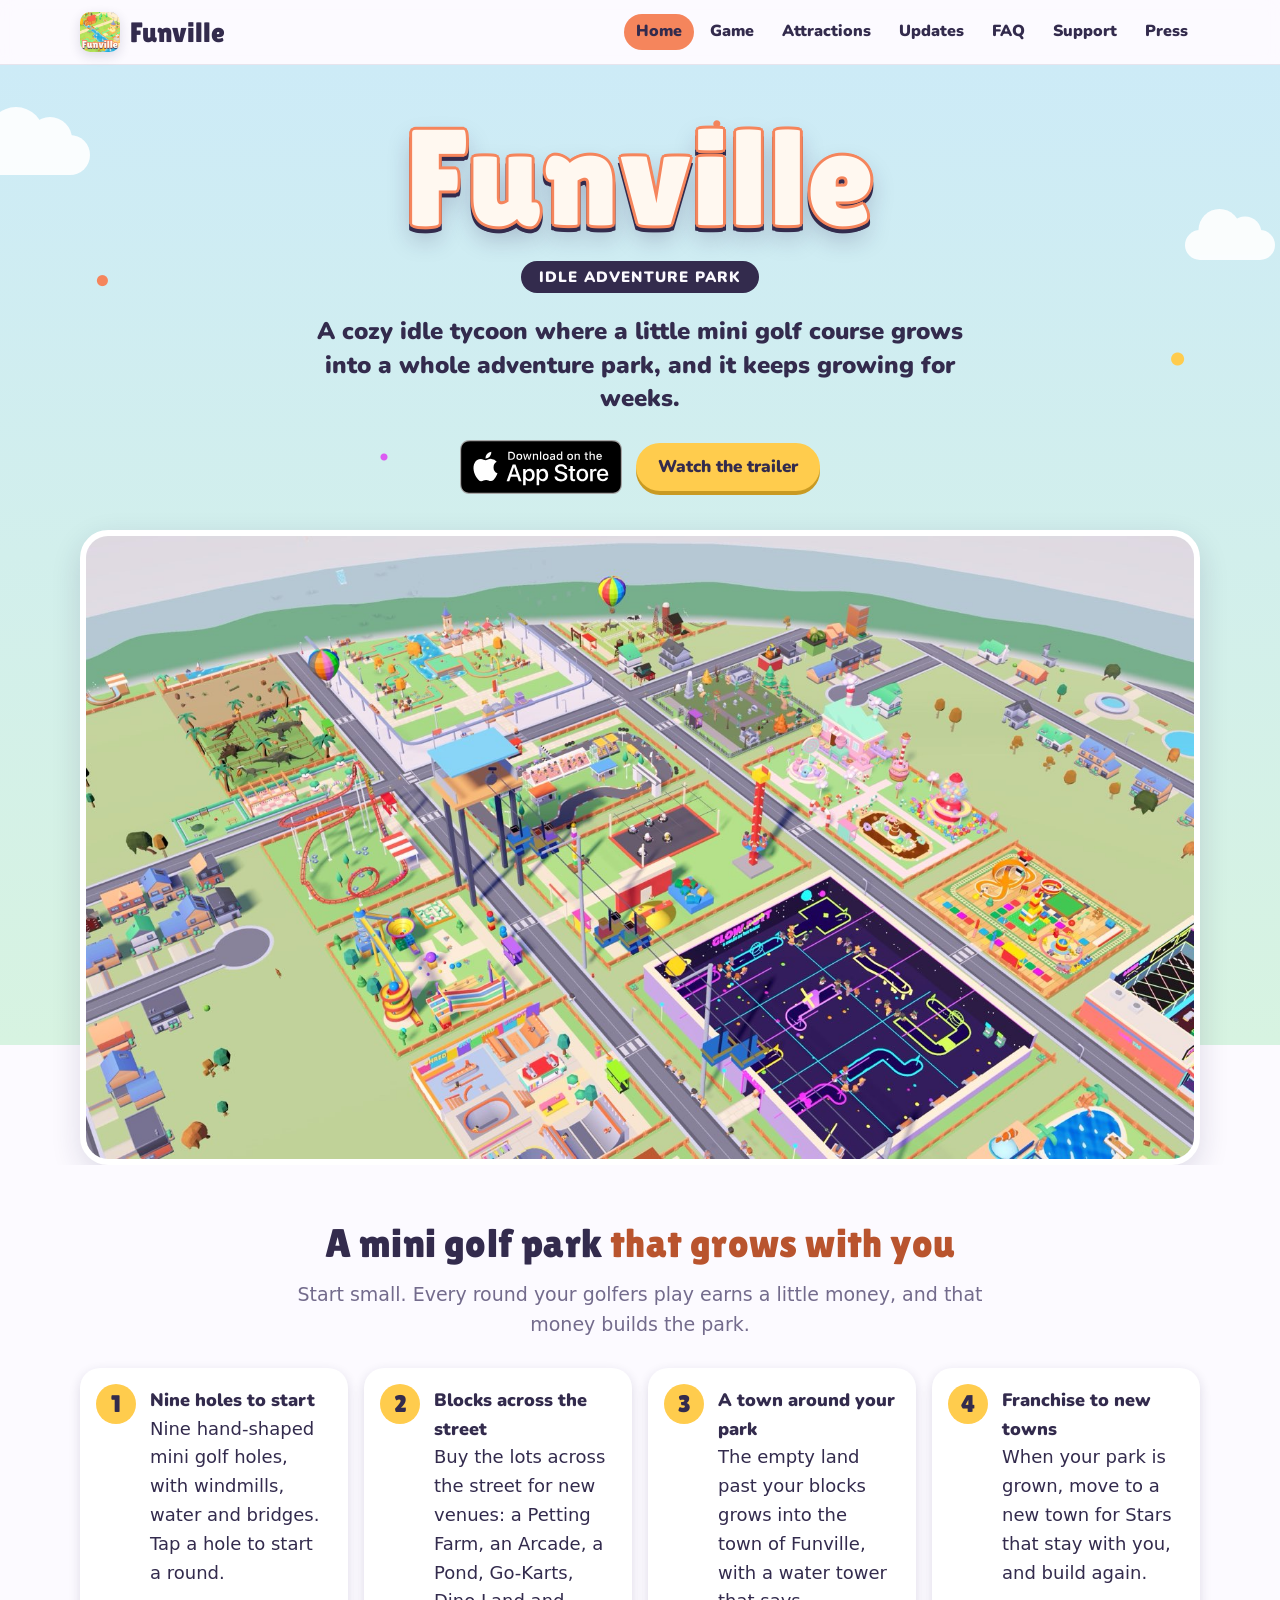
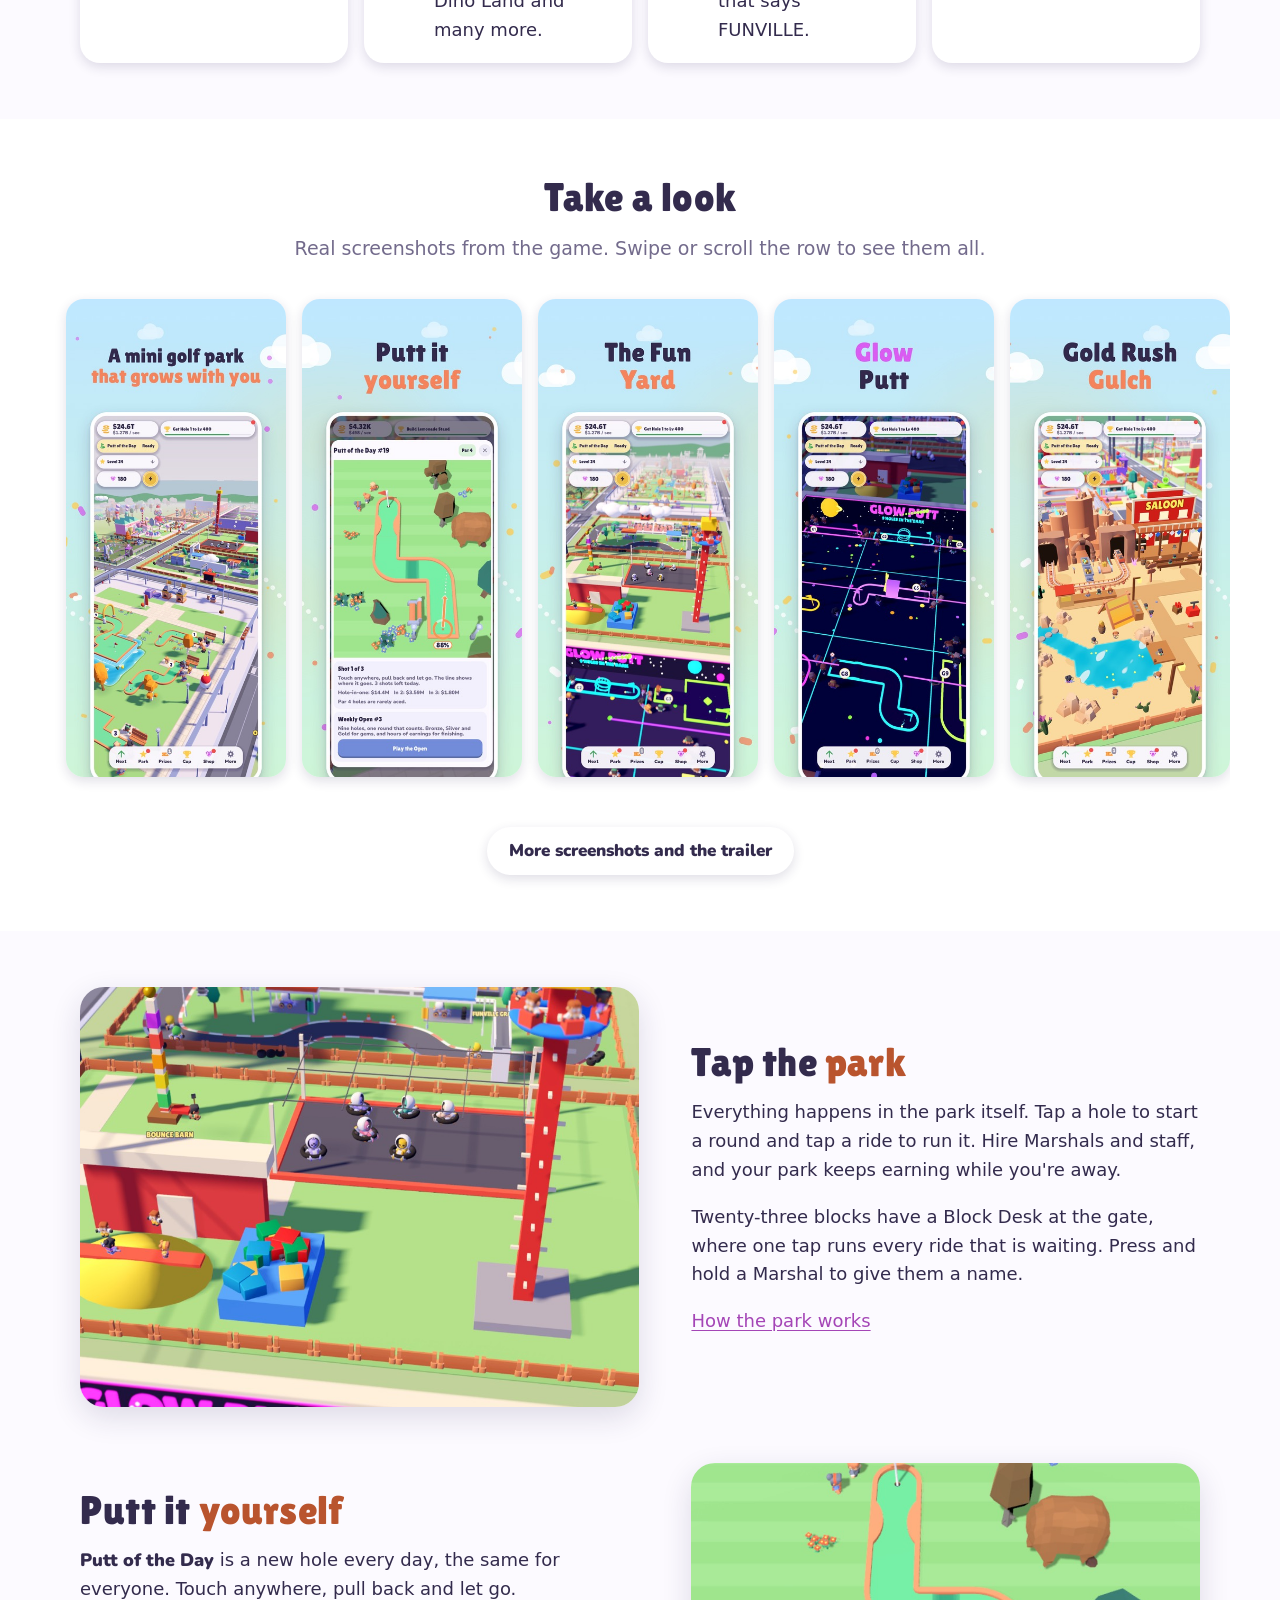
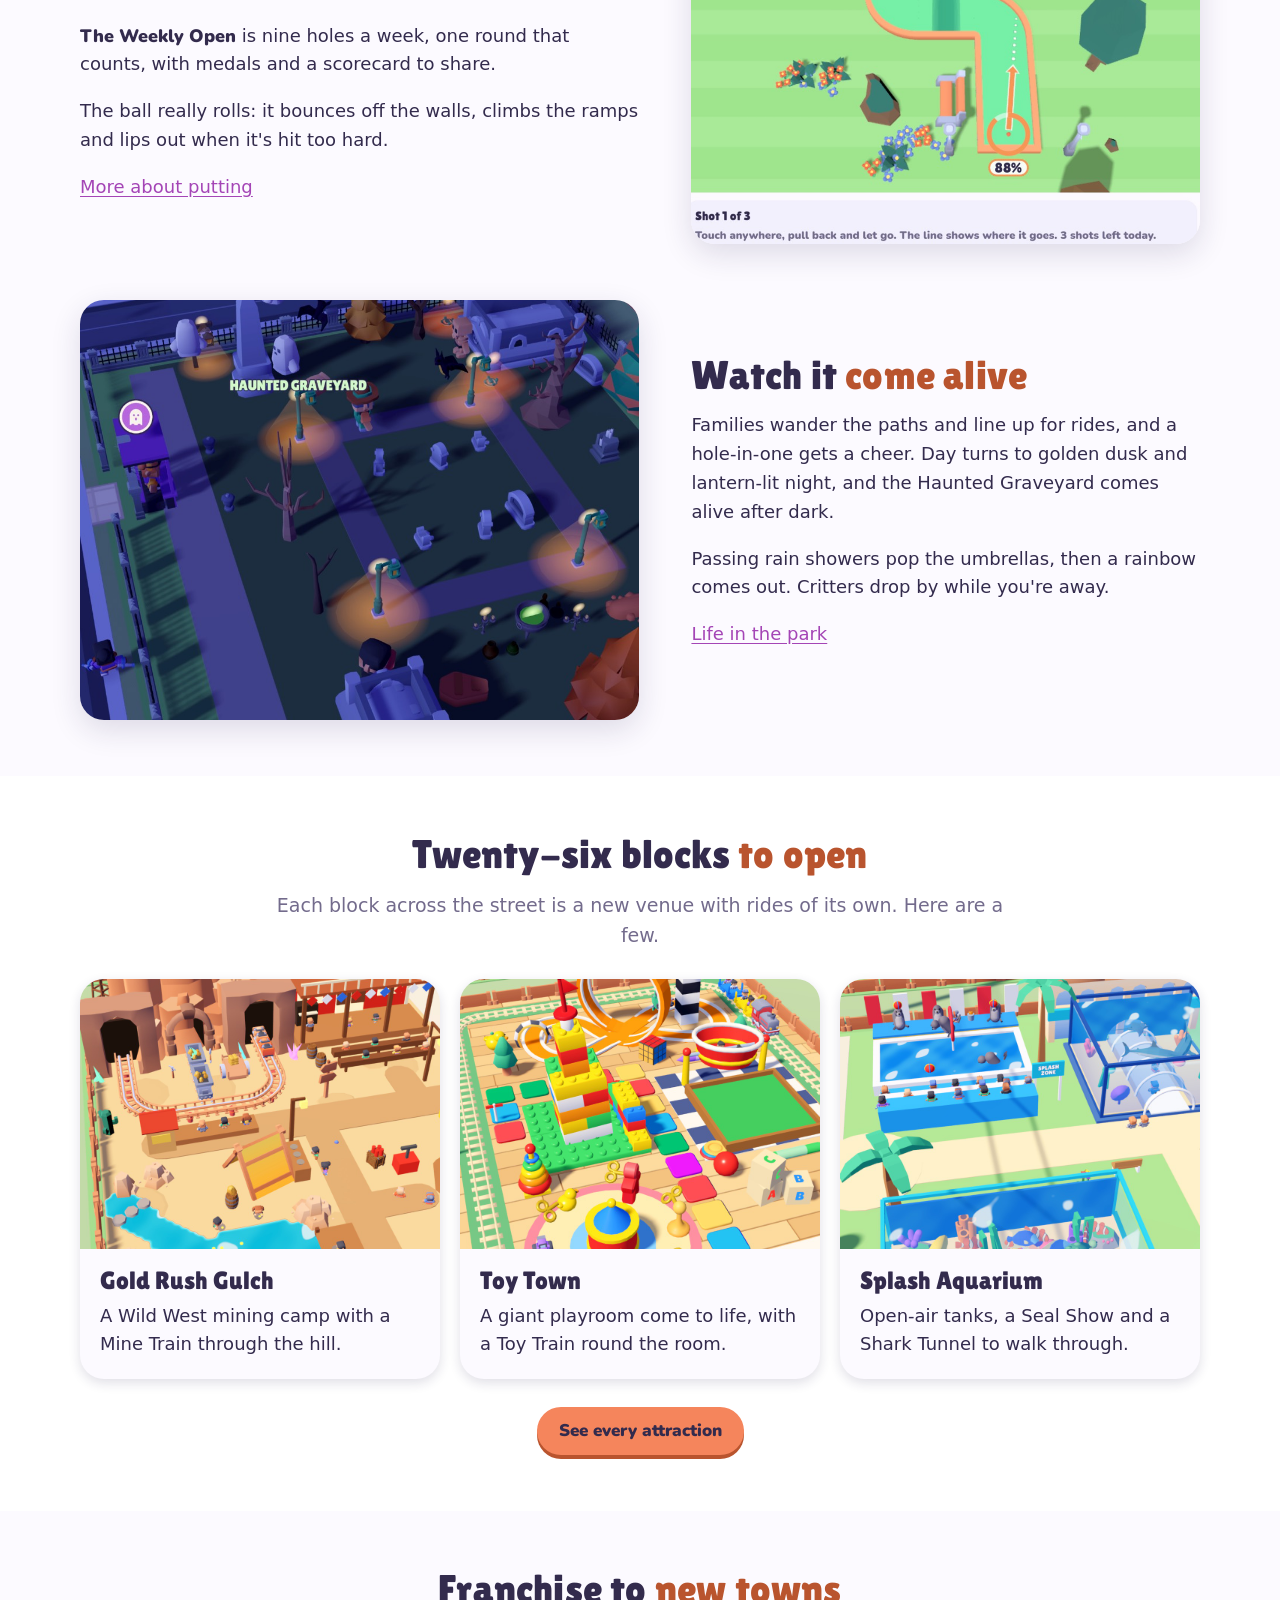
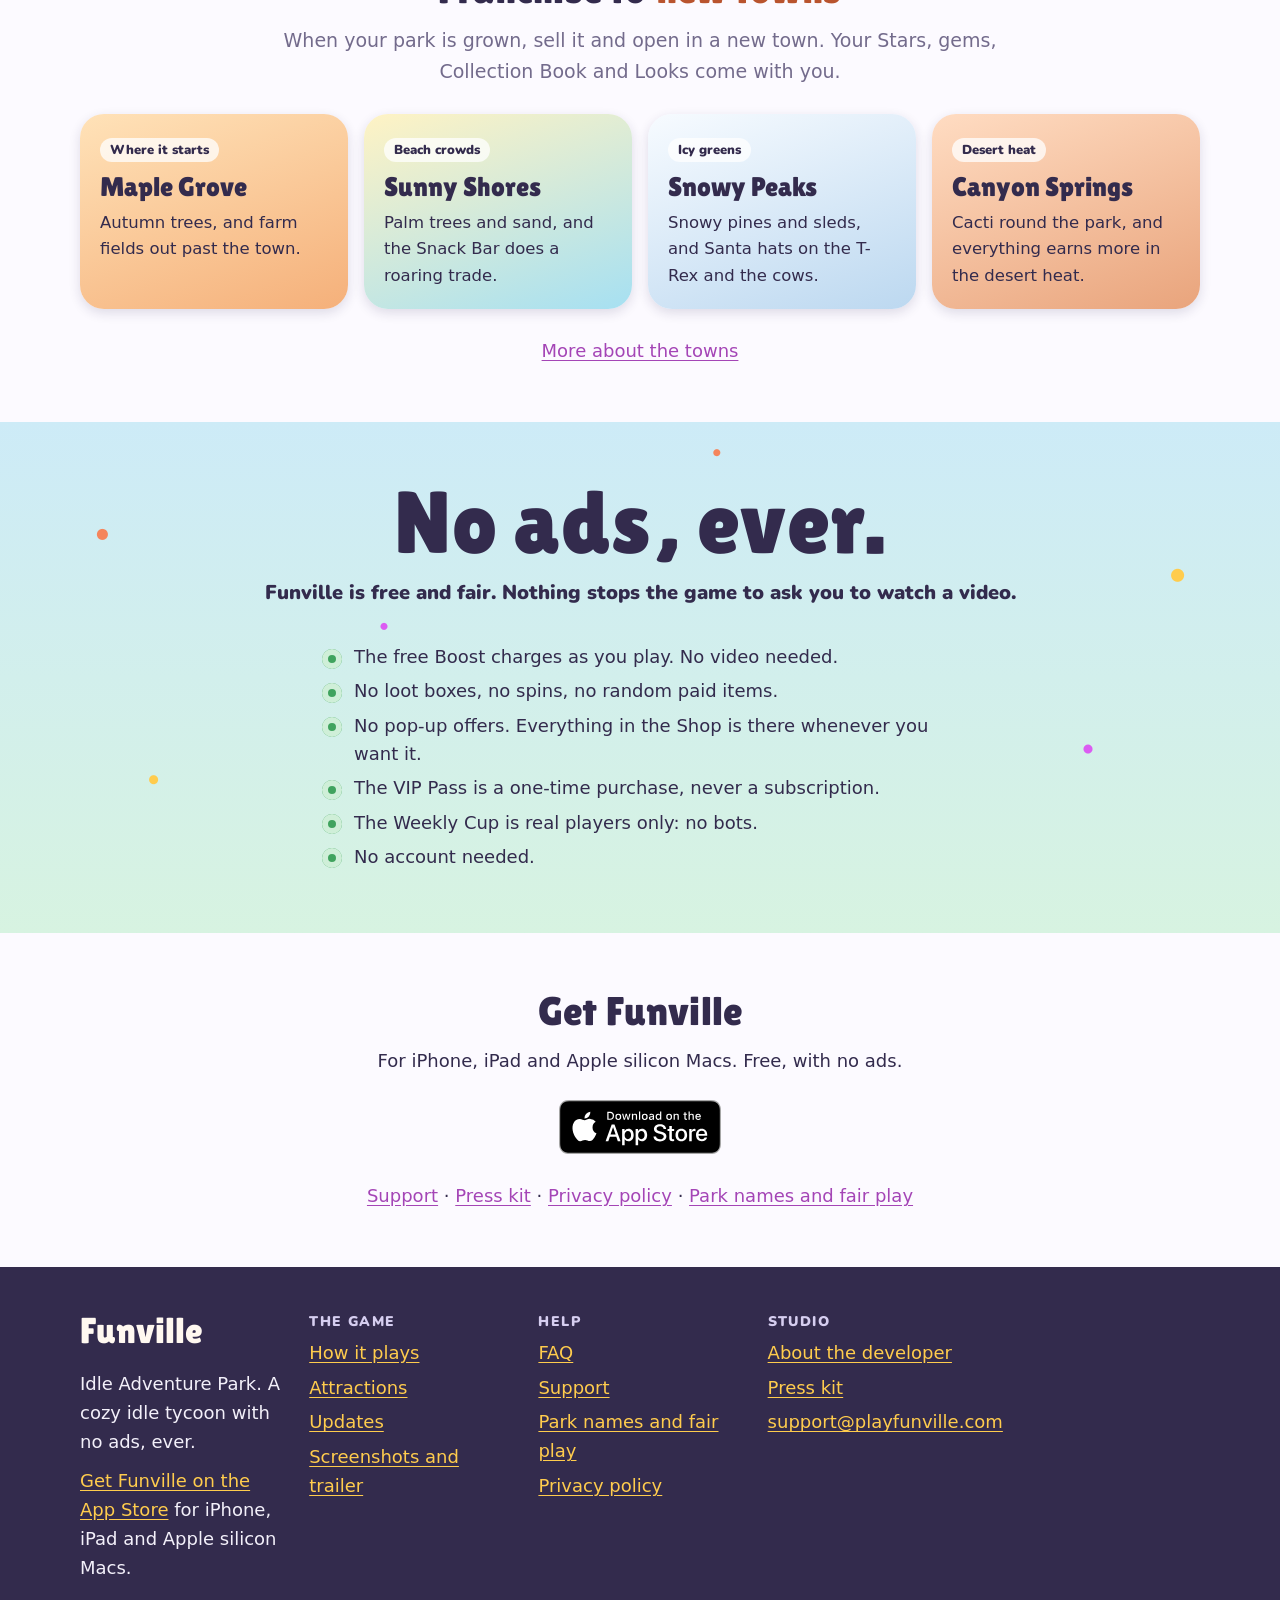
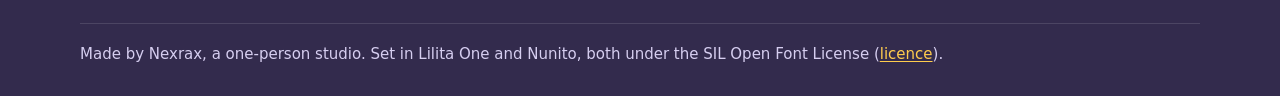
<file: index.html>
<!doctype html>
<html lang="en">
<head>
<meta charset="utf-8">
<meta name="viewport" content="width=device-width, initial-scale=1">
<title>Funville: Idle Adventure Park</title>
<meta name="description" content="Funville is a cozy idle tycoon where a little mini golf course grows into a whole adventure park. No ads, ever.">
<meta name="theme-color" content="#CDEBF7" media="(prefers-color-scheme: light)">
<meta name="theme-color" content="#1E1A33" media="(prefers-color-scheme: dark)">
<meta property="og:type" content="website">
<meta property="og:site_name" content="Funville">
<meta property="og:title" content="Funville: Idle Adventure Park">
<meta property="og:description" content="Funville is a cozy idle tycoon where a little mini golf course grows into a whole adventure park. No ads, ever.">
<meta property="og:url" content="https://playfunville.com/">
<meta property="og:image" content="https://playfunville.com/img/keyart.jpg">
<meta property="og:image:width" content="1440">
<meta property="og:image:height" content="810">
<meta property="og:image:alt" content="A grown Funville park from above, with blocks of rides along the streets">
<meta name="twitter:card" content="summary_large_image">
<meta name="twitter:title" content="Funville: Idle Adventure Park">
<meta name="twitter:description" content="Funville is a cozy idle tycoon where a little mini golf course grows into a whole adventure park. No ads, ever.">
<meta name="twitter:image" content="https://playfunville.com/img/keyart.jpg">
<link rel="icon" href="img/favicon-64.png" type="image/png">
<link rel="icon" href="img/favicon-dark-64.png" type="image/png" media="(prefers-color-scheme: dark)">
<link rel="apple-touch-icon" href="img/apple-touch-icon.png">
<link rel="preload" href="fonts/LilitaOne-Regular.ttf" as="font" type="font/ttf" crossorigin>
<link rel="stylesheet" href="site.css">
<script src="site.js"></script>
</head>
<body>
<a class="skip" href="#main">Skip to content</a>
<header class="site-head">
  <div class="wrap">
    <a class="brand" href="index.html">
      <picture><source srcset="img/icon-dark-128.png" media="(prefers-color-scheme: dark)"><img src="img/icon-128.png" alt="" width="40" height="40"></picture>
      Funville
    </a>
    <button class="nav-toggle" type="button" aria-expanded="false" aria-controls="site-nav">Menu</button>
    <nav class="site-nav" id="site-nav" aria-label="Main">
  <ul>
    <li><a href="index.html" aria-current="page">Home</a></li>
    <li><a href="game.html">Game</a></li>
    <li><a href="attractions.html">Attractions</a></li>
    <li><a href="updates.html">Updates</a></li>
    <li><a href="faq.html">FAQ</a></li>
    <li><a href="support.html">Support</a></li>
    <li><a href="press.html">Press</a></li>
  </ul>
    </nav>
  </div>
</header>
<main id="main">

<div class="sky hero-sky">
  <span class="cloud c1" aria-hidden="true"></span>
  <span class="cloud c2" aria-hidden="true"></span>
  <div class="hero wrap">
    <h1 class="wordmark">Funville</h1>
    <p><span class="pill">Idle Adventure Park</span></p>
    <p class="pitch">A cozy idle tycoon where a little mini golf course grows into a whole adventure park, and it keeps growing for weeks.</p>
    <div class="cta-row">
      <a class="store-badge" href="https://apps.apple.com/app/funville-idle-adventure-park/id6816280683"><img src="img/app-store-badge.svg" alt="Download on the App Store" width="162" height="54"></a>
      <a class="btn gold" href="media.html#trailer">Watch the trailer</a>
    </div>
  </div>
  <div class="hero-art">
    <img src="img/hero-1600.jpg" srcset="img/hero-1000.jpg 1000w, img/hero-1600.jpg 1600w" sizes="(max-width: 1150px) 100vw, 1120px" width="1600" height="900" fetchpriority="high"
      alt="A grown Funville park from above: blocks of rides along the streets, a roller coaster, a dinosaur jungle, a Glow Putt hall under blacklight and the town's houses all around">
  </div>
</div>

<section>
  <div class="wrap">
    <div class="section-head">
      <h2>A mini golf park <span class="pop">that grows with you</span></h2>
      <p>Start small. Every round your golfers play earns a little money, and that money builds the park.</p>
    </div>
    <ol class="steps">
      <li><b>Nine holes to start</b>Nine hand-shaped mini golf holes, with windmills, water and bridges. Tap a hole to start a round.</li>
      <li><b>Blocks across the street</b>Buy the lots across the street for new venues: a Petting Farm, an Arcade, a Pond, Go-Karts, Dino Land and many more.</li>
      <li><b>A town around your park</b>The empty land past your blocks grows into the town of Funville, with a water tower that says FUNVILLE.</li>
      <li><b>Franchise to new towns</b>When your park is grown, move to a new town for Stars that stay with you, and build again.</li>
    </ol>
  </div>
</section>

<section class="band" aria-labelledby="look">
  <div class="section-head wrap">
    <h2 id="look">Take a look</h2>
    <p>Real screenshots from the game. Swipe or scroll the row to see them all.</p>
  </div>
  <div class="strip" tabindex="0" role="region" aria-label="Screenshots, scrolls sideways">
    <figure><img src="img/store/shot-01.jpg" width="416" height="904" loading="lazy" alt="A mini golf park that grows with you: the course in front, the town and the blocks beyond"></figure>
    <figure><img src="img/store/shot-02.jpg" width="416" height="904" loading="lazy" alt="Putt of the Day: pull back and let go to putt a hole by hand"></figure>
    <figure><img src="img/store/shot-03.jpg" width="416" height="904" loading="lazy" alt="The Fun Yard: a drop tower, bumper cars and a Bounce Barn"></figure>
    <figure><img src="img/store/shot-04.jpg" width="416" height="904" loading="lazy" alt="Glow Putt: a blacklight hall with neon rails and glowing holes"></figure>
    <figure><img src="img/store/shot-05.jpg" width="416" height="904" loading="lazy" alt="Gold Rush Gulch: a mine train, a saloon and a panning creek"></figure>
    <figure><img src="img/store/shot-06.jpg" width="416" height="904" loading="lazy" alt="Toy Town: a toy railway, a brick builder and a giant playroom"></figure>
    <figure><img src="img/store/shot-07.jpg" width="416" height="904" loading="lazy" alt="Splash Aquarium: open-air tanks and a fish show"></figure>
    <figure><img src="img/store/shot-08.jpg" width="416" height="904" loading="lazy" alt="The Candy Factory and Marble Mania, seen from above"></figure>
    <figure><img src="img/store/shot-09.jpg" width="416" height="904" loading="lazy" alt="The Weekly Open: the finished scorecard"></figure>
    <figure><img src="img/store/shot-10.jpg" width="416" height="904" loading="lazy" alt="The Haunted Graveyard after dark"></figure>
  </div>
  <p class="more"><a class="btn plain" href="media.html">More screenshots and the trailer</a></p>
</section>

<section>
  <div class="wrap">
    <div class="feature">
      <img src="img/shots/fun-yard.jpg" width="960" height="720" loading="lazy" alt="The Fun Yard: bumper cars on a dark floor, a tall red drop tower, a red barn and a bouncy castle">
      <div>
        <h2>Tap the <span class="pop">park</span></h2>
        <p>Everything happens in the park itself. Tap a hole to start a round and tap a ride to run it. Hire Marshals and staff, and your park keeps earning while you're away.</p>
        <p>Twenty-three blocks have a Block Desk at the gate, where one tap runs every ride that is waiting. Press and hold a Marshal to give them a name.</p>
        <p><a href="game.html#tap">How the park works</a></p>
      </div>
    </div>
    <div class="feature flip">
      <img src="img/shots/putt-of-the-day.jpg" width="960" height="720" loading="lazy" alt="Putt of the Day: a single green hole seen from above, with an arrow showing the aim and a power reading">
      <div>
        <h2>Putt it <span class="pop">yourself</span></h2>
        <p><b>Putt of the Day</b> is a new hole every day, the same for everyone. Touch anywhere, pull back and let go.</p>
        <p><b>The Weekly Open</b> is nine holes a week, one round that counts, with medals and a scorecard to share.</p>
        <p>The ball really rolls: it bounces off the walls, climbs the ramps and lips out when it's hit too hard.</p>
        <p><a href="game.html#putt">More about putting</a></p>
      </div>
    </div>
    <div class="feature">
      <img src="img/shots/haunted-graveyard.jpg" width="960" height="720" loading="lazy" alt="The Haunted Graveyard at night: lamps glowing over gravestones, bare trees and a crypt">
      <div>
        <h2>Watch it <span class="pop">come alive</span></h2>
        <p>Families wander the paths and line up for rides, and a hole-in-one gets a cheer. Day turns to golden dusk and lantern-lit night, and the Haunted Graveyard comes alive after dark.</p>
        <p>Passing rain showers pop the umbrellas, then a rainbow comes out. Critters drop by while you're away.</p>
        <p><a href="game.html#life">Life in the park</a></p>
      </div>
    </div>
  </div>
</section>

<section class="band">
  <div class="wrap">
    <div class="section-head">
      <h2>Twenty-six blocks <span class="pop">to open</span></h2>
      <p>Each block across the street is a new venue with rides of its own. Here are a few.</p>
    </div>
    <div class="grid">
      <a class="card" href="attractions.html#gold-rush-gulch">
        <img src="img/shots/gold-rush-gulch.jpg" width="960" height="720" loading="lazy" alt="Gold Rush Gulch: a mine train on wooden tracks, a saloon and a blue panning creek">
        <div class="body"><h3>Gold Rush Gulch</h3><p>A Wild West mining camp with a Mine Train through the hill.</p></div>
      </a>
      <a class="card" href="attractions.html#toy-town">
        <img src="img/shots/toy-town.jpg" width="960" height="720" loading="lazy" alt="Toy Town: a tower of toy bricks, a toy train, letter blocks and a giant board-game floor">
        <div class="body"><h3>Toy Town</h3><p>A giant playroom come to life, with a Toy Train round the room.</p></div>
      </a>
      <a class="card" href="attractions.html#splash-aquarium">
        <img src="img/shots/splash-aquarium.jpg" width="960" height="720" loading="lazy" alt="Splash Aquarium: seals in a show pool, a glass shark tunnel and a reef tank">
        <div class="body"><h3>Splash Aquarium</h3><p>Open-air tanks, a Seal Show and a Shark Tunnel to walk through.</p></div>
      </a>
    </div>
    <p class="more"><a class="btn" href="attractions.html">See every attraction</a></p>
  </div>
</section>

<section>
  <div class="wrap">
    <div class="section-head">
      <h2>Franchise to <span class="pop">new towns</span></h2>
      <p>When your park is grown, sell it and open in a new town. Your Stars, gems, Collection Book and Looks come with you.</p>
    </div>
    <div class="towns">
      <div class="town maple"><span class="tag">Where it starts</span><h3>Maple Grove</h3><p>Autumn trees, and farm fields out past the town.</p></div>
      <div class="town sunny"><span class="tag">Beach crowds</span><h3>Sunny Shores</h3><p>Palm trees and sand, and the Snack Bar does a roaring trade.</p></div>
      <div class="town snowy"><span class="tag">Icy greens</span><h3>Snowy Peaks</h3><p>Snowy pines and sleds, and Santa hats on the T-Rex and the cows.</p></div>
      <div class="town canyon"><span class="tag">Desert heat</span><h3>Canyon Springs</h3><p>Cacti round the park, and everything earns more in the desert heat.</p></div>
    </div>
    <p class="more"><a href="game.html#towns">More about the towns</a></p>
  </div>
</section>

<section class="sky promise" aria-labelledby="promise">
  <div class="narrow">
    <h2 class="big" id="promise">No ads, ever.</h2>
    <p class="lead">Funville is free and fair. Nothing stops the game to ask you to watch a video.</p>
    <ul class="ticks">
      <li>The free Boost charges as you play. No video needed.</li>
      <li>No loot boxes, no spins, no random paid items.</li>
      <li>No pop-up offers. Everything in the Shop is there whenever you want it.</li>
      <li>The VIP Pass is a one-time purchase, never a subscription.</li>
      <li>The Weekly Cup is real players only: no bots.</li>
      <li>No account needed.</li>
    </ul>
  </div>
</section>

<section aria-labelledby="get">
  <div class="narrow center">
    <h2 id="get">Get Funville</h2>
    <p>For iPhone, iPad and Apple silicon Macs. Free, with no ads.</p>
    <div class="cta-row">
      <a class="store-badge" href="https://apps.apple.com/app/funville-idle-adventure-park/id6816280683"><img src="img/app-store-badge.svg" alt="Download on the App Store" width="162" height="54"></a>
    </div>
    <p class="more"><a href="support.html">Support</a> · <a href="press.html">Press kit</a> · <a href="privacy.html">Privacy policy</a> · <a href="rules.html">Park names and fair play</a></p>
  </div>
</section>

</main>
<footer class="site-foot">
  <div class="wrap">
    <div class="foot-grid">
      <div>
        <p class="foot-brand">Funville</p>
        <p>Idle Adventure Park. A cozy idle tycoon with no ads, ever.</p>
        <p><a href="https://apps.apple.com/app/funville-idle-adventure-park/id6816280683">Get Funville on the App Store</a> for iPhone, iPad and Apple silicon Macs.</p>
      </div>
      <nav aria-label="The game">
        <h2>The game</h2>
        <ul>
          <li><a href="game.html">How it plays</a></li>
          <li><a href="attractions.html">Attractions</a></li>
          <li><a href="updates.html">Updates</a></li>
          <li><a href="media.html">Screenshots and trailer</a></li>
        </ul>
      </nav>
      <nav aria-label="Help">
        <h2>Help</h2>
        <ul>
          <li><a href="faq.html">FAQ</a></li>
          <li><a href="support.html">Support</a></li>
          <li><a href="rules.html">Park names and fair play</a></li>
          <li><a href="privacy.html">Privacy policy</a></li>
        </ul>
      </nav>
      <nav aria-label="Studio">
        <h2>Studio</h2>
        <ul>
          <li><a href="about.html">About the developer</a></li>
          <li><a href="press.html">Press kit</a></li>
          <li><a href="mailto:support@playfunville.com">support@playfunville.com</a></li>
        </ul>
      </nav>
    </div>
    <p class="small">Made by Nexrax, a one-person studio. Set in Lilita One and Nunito, both under the SIL Open Font License (<a href="fonts/OFL.txt">licence</a>).</p>
  </div>
</footer>
</body>
</html>
</file>
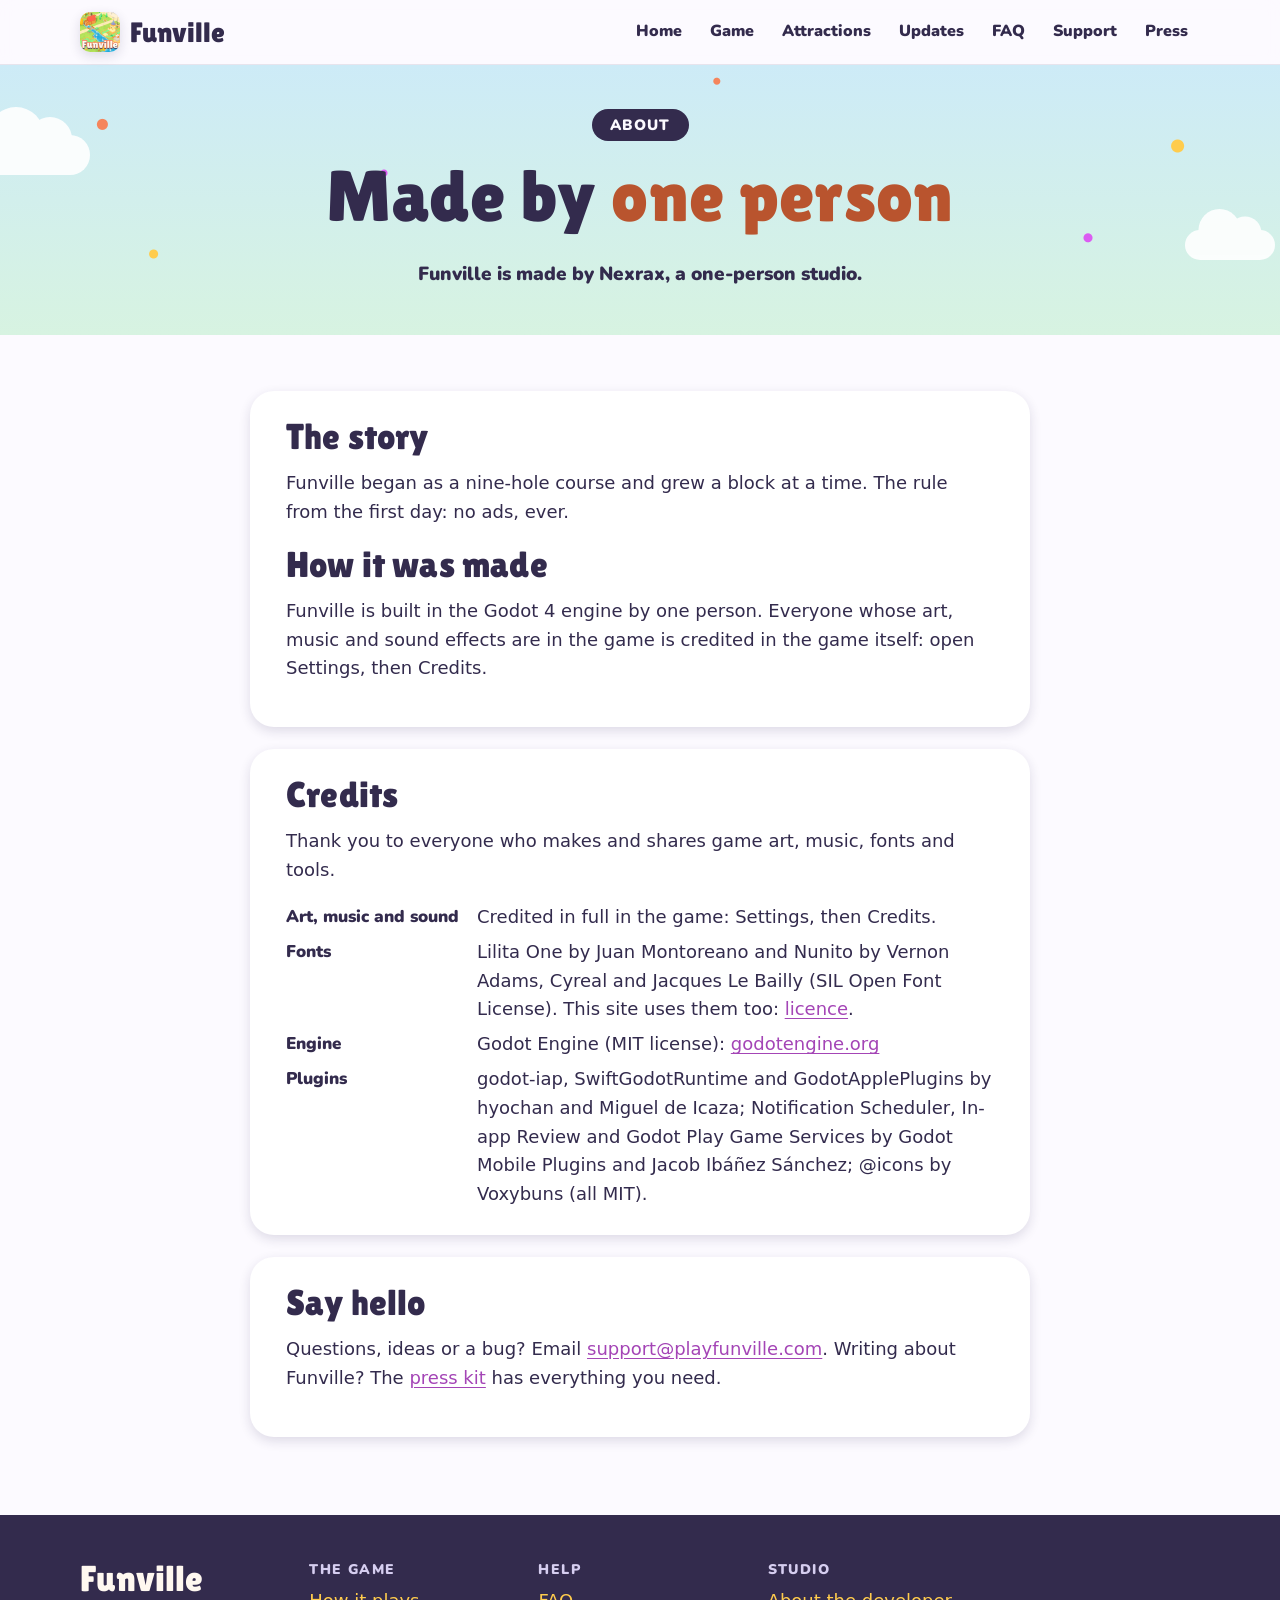
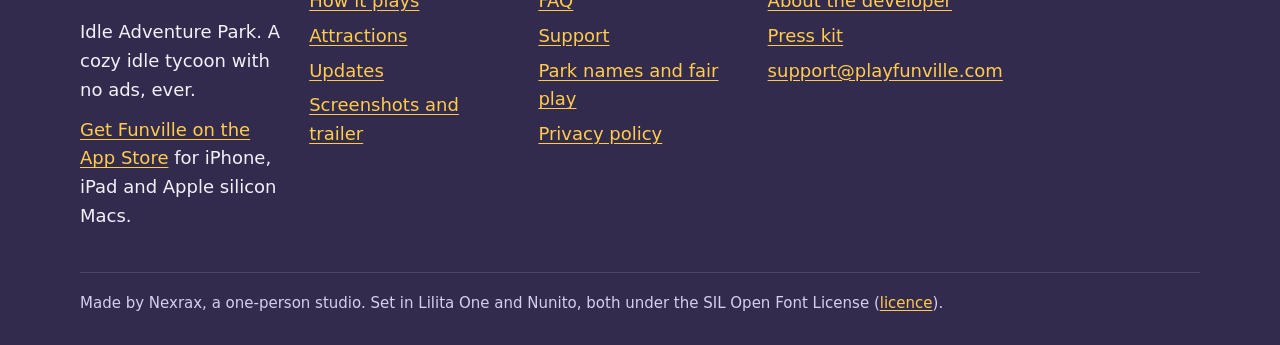
<file: about.html>
<!doctype html>
<html lang="en">
<head>
<meta charset="utf-8">
<meta name="viewport" content="width=device-width, initial-scale=1">
<title>About | Funville</title>
<meta name="description" content="Funville is made by Nexrax, a one-person studio, in the Godot engine. Credits and how it was made.">
<meta name="theme-color" content="#CDEBF7" media="(prefers-color-scheme: light)">
<meta name="theme-color" content="#1E1A33" media="(prefers-color-scheme: dark)">
<meta property="og:type" content="website">
<meta property="og:site_name" content="Funville">
<meta property="og:title" content="About | Funville">
<meta property="og:description" content="Funville is made by Nexrax, a one-person studio, in the Godot engine. Credits and how it was made.">
<meta property="og:url" content="https://playfunville.com/about.html">
<meta property="og:image" content="https://playfunville.com/img/keyart.jpg">
<meta property="og:image:width" content="1440">
<meta property="og:image:height" content="810">
<meta property="og:image:alt" content="A grown Funville park from above, with blocks of rides along the streets">
<meta name="twitter:card" content="summary_large_image">
<meta name="twitter:title" content="About | Funville">
<meta name="twitter:description" content="Funville is made by Nexrax, a one-person studio, in the Godot engine. Credits and how it was made.">
<meta name="twitter:image" content="https://playfunville.com/img/keyart.jpg">
<link rel="icon" href="img/favicon-64.png" type="image/png">
<link rel="icon" href="img/favicon-dark-64.png" type="image/png" media="(prefers-color-scheme: dark)">
<link rel="apple-touch-icon" href="img/apple-touch-icon.png">
<link rel="preload" href="fonts/LilitaOne-Regular.ttf" as="font" type="font/ttf" crossorigin>
<link rel="stylesheet" href="site.css">
<script src="site.js"></script>
</head>
<body>
<a class="skip" href="#main">Skip to content</a>
<header class="site-head">
  <div class="wrap">
    <a class="brand" href="index.html">
      <picture><source srcset="img/icon-dark-128.png" media="(prefers-color-scheme: dark)"><img src="img/icon-128.png" alt="" width="40" height="40"></picture>
      Funville
    </a>
    <button class="nav-toggle" type="button" aria-expanded="false" aria-controls="site-nav">Menu</button>
    <nav class="site-nav" id="site-nav" aria-label="Main">
  <ul>
    <li><a href="index.html">Home</a></li>
    <li><a href="game.html">Game</a></li>
    <li><a href="attractions.html">Attractions</a></li>
    <li><a href="updates.html">Updates</a></li>
    <li><a href="faq.html">FAQ</a></li>
    <li><a href="support.html">Support</a></li>
    <li><a href="press.html">Press</a></li>
  </ul>
    </nav>
  </div>
</header>
<main id="main">

<div class="sky page-head">
  <span class="cloud c1" aria-hidden="true"></span>
  <span class="cloud c2" aria-hidden="true"></span>
  <div class="wrap">
    <span class="pill">About</span>
    <h1>Made by <span class="pop">one person</span></h1>
    <p>Funville is made by Nexrax, a one-person studio.</p>
  </div>
</div>

<section>
  <div class="narrow">
    <div class="post">
      <h2>The story</h2>
      <p>Funville began as a nine-hole course and grew a block at a time. The rule from the first day: no ads, ever.</p>
      <h2>How it was made</h2>
      <p>Funville is built in the Godot 4 engine by one person. Everyone whose art, music and sound effects are in the game is credited in the game itself: open Settings, then Credits.</p>
    </div>

    <div class="post" id="credits">
      <h2>Credits</h2>
      <p>Thank you to everyone who makes and shares game art, music, fonts and tools.</p>
      <dl class="facts">
        <dt>Art, music and sound</dt><dd>Credited in full in the game: Settings, then Credits.</dd>
        <dt>Fonts</dt><dd>Lilita One by Juan Montoreano and Nunito by Vernon Adams, Cyreal and Jacques Le Bailly (SIL Open Font License). This site uses them too: <a href="fonts/OFL.txt">licence</a>.</dd>
        <dt>Engine</dt><dd>Godot Engine (MIT license): <a href="https://godotengine.org">godotengine.org</a></dd>
        <dt>Plugins</dt><dd>godot-iap, SwiftGodotRuntime and GodotApplePlugins by hyochan and Miguel de Icaza; Notification Scheduler, In-app Review and Godot Play Game Services by Godot Mobile Plugins and Jacob Ibáñez Sánchez; @icons by Voxybuns (all MIT).</dd>
      </dl>
    </div>

    <div class="post">
      <h2>Say hello</h2>
      <p>Questions, ideas or a bug? Email <a href="mailto:support@playfunville.com">support@playfunville.com</a>. Writing about Funville? The <a href="press.html">press kit</a> has everything you need.</p>
    </div>
  </div>
</section>

</main>
<footer class="site-foot">
  <div class="wrap">
    <div class="foot-grid">
      <div>
        <p class="foot-brand">Funville</p>
        <p>Idle Adventure Park. A cozy idle tycoon with no ads, ever.</p>
        <p><a href="https://apps.apple.com/app/funville-idle-adventure-park/id6816280683">Get Funville on the App Store</a> for iPhone, iPad and Apple silicon Macs.</p>
      </div>
      <nav aria-label="The game">
        <h2>The game</h2>
        <ul>
          <li><a href="game.html">How it plays</a></li>
          <li><a href="attractions.html">Attractions</a></li>
          <li><a href="updates.html">Updates</a></li>
          <li><a href="media.html">Screenshots and trailer</a></li>
        </ul>
      </nav>
      <nav aria-label="Help">
        <h2>Help</h2>
        <ul>
          <li><a href="faq.html">FAQ</a></li>
          <li><a href="support.html">Support</a></li>
          <li><a href="rules.html">Park names and fair play</a></li>
          <li><a href="privacy.html">Privacy policy</a></li>
        </ul>
      </nav>
      <nav aria-label="Studio">
        <h2>Studio</h2>
        <ul>
          <li><a href="about.html">About the developer</a></li>
          <li><a href="press.html">Press kit</a></li>
          <li><a href="mailto:support@playfunville.com">support@playfunville.com</a></li>
        </ul>
      </nav>
    </div>
    <p class="small">Made by Nexrax, a one-person studio. Set in Lilita One and Nunito, both under the SIL Open Font License (<a href="fonts/OFL.txt">licence</a>).</p>
  </div>
</footer>
</body>
</html>
</file>
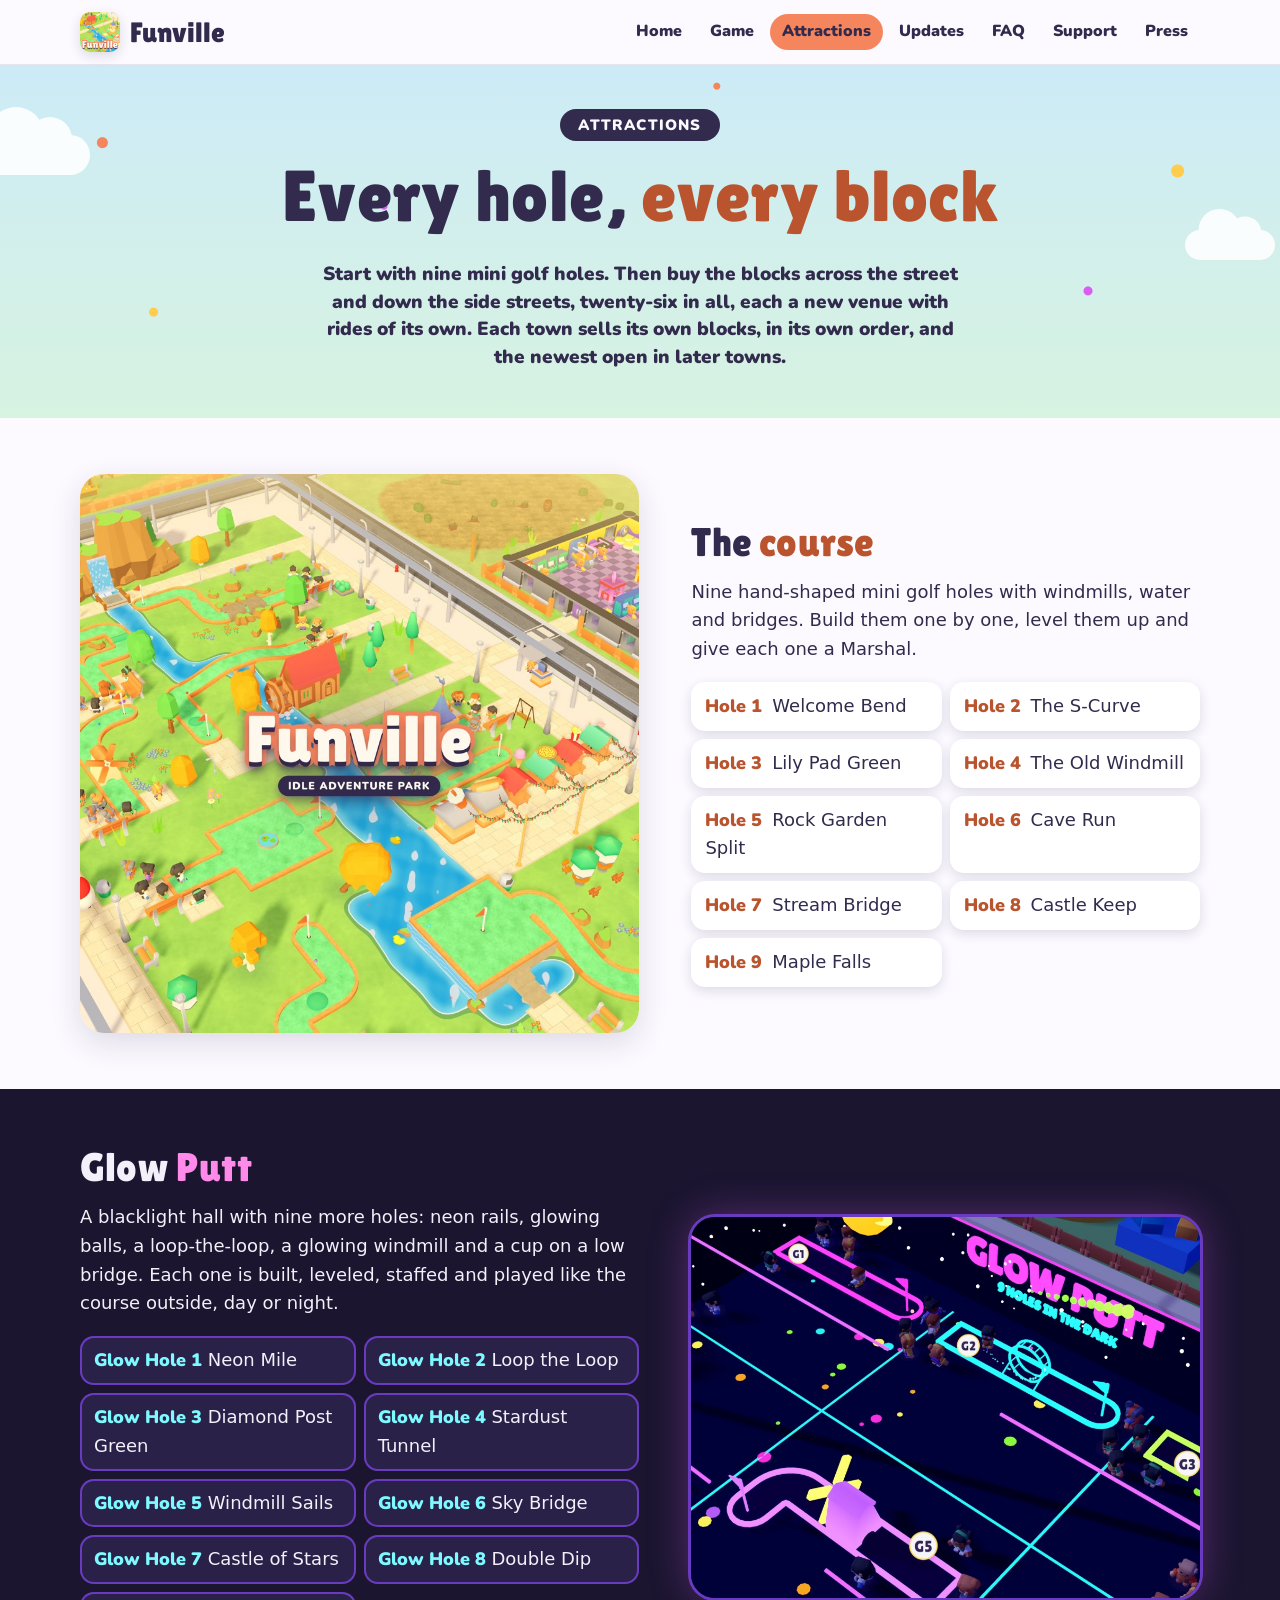
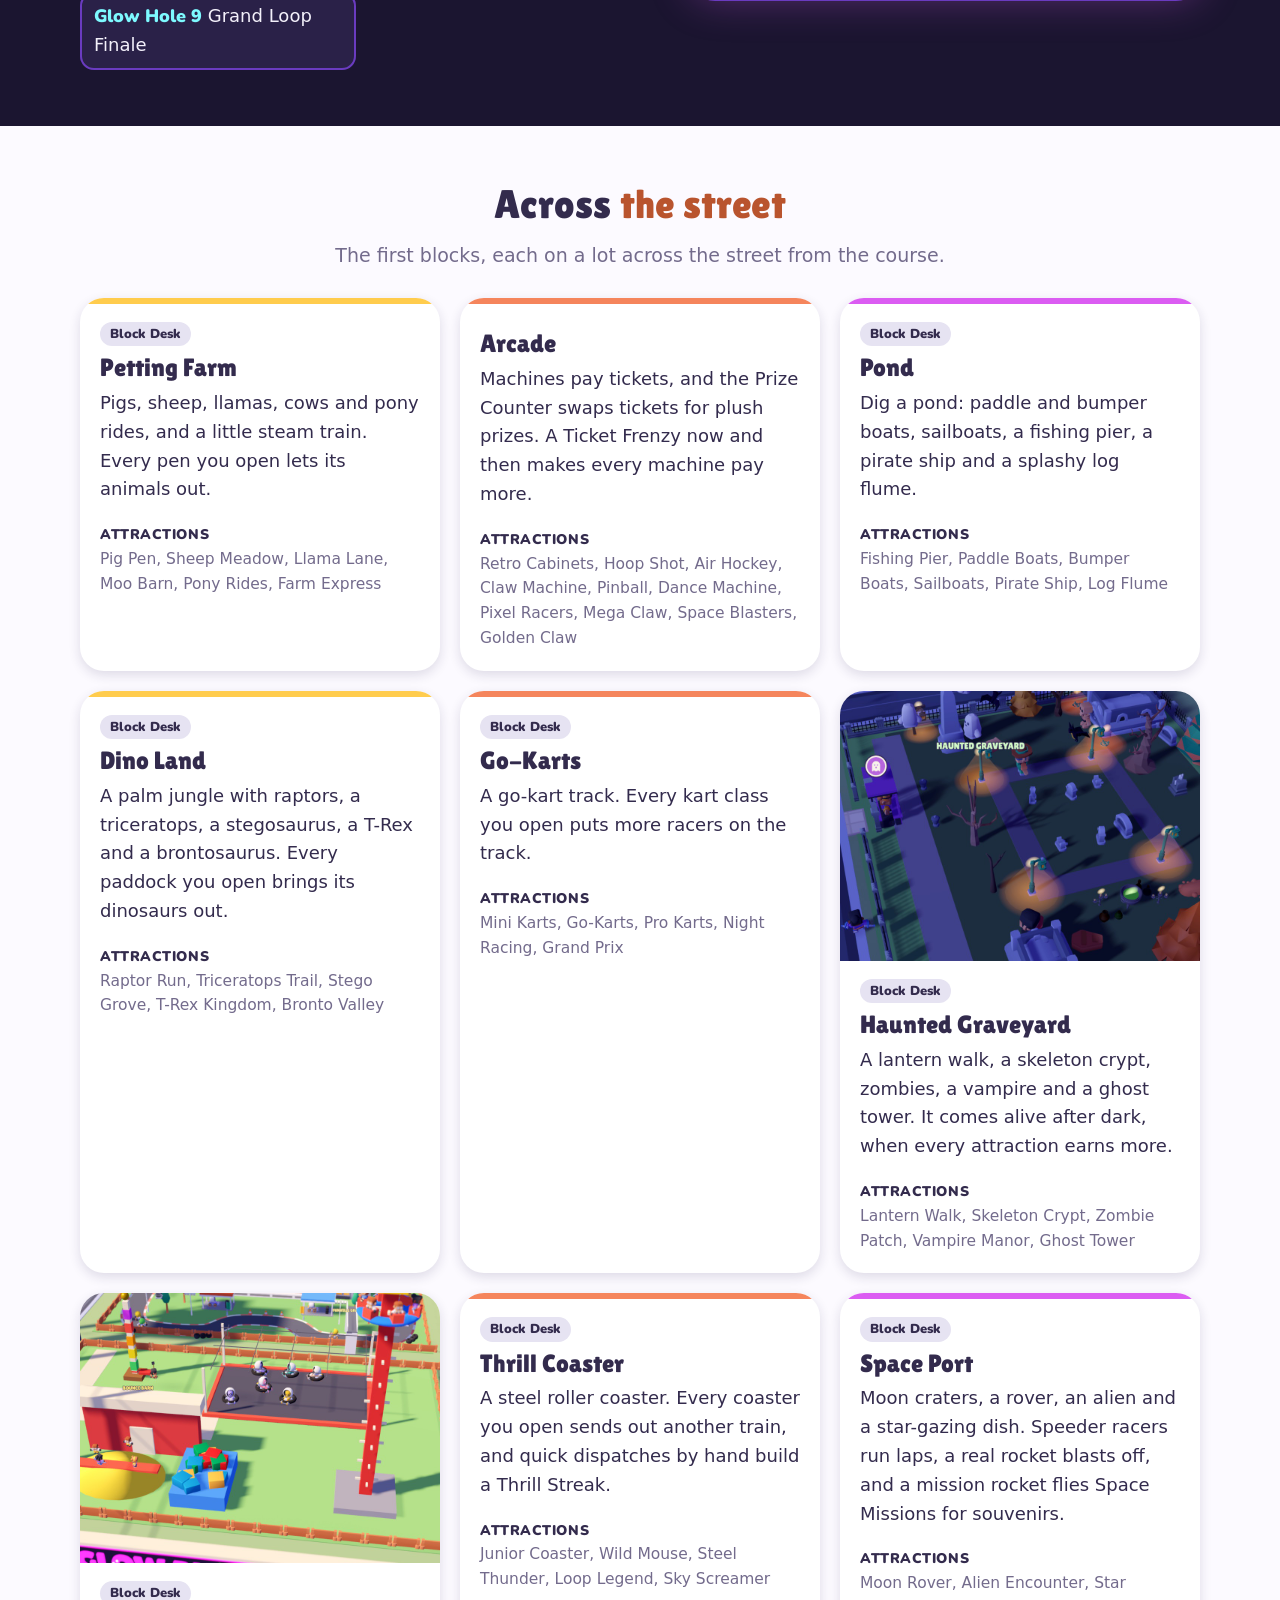
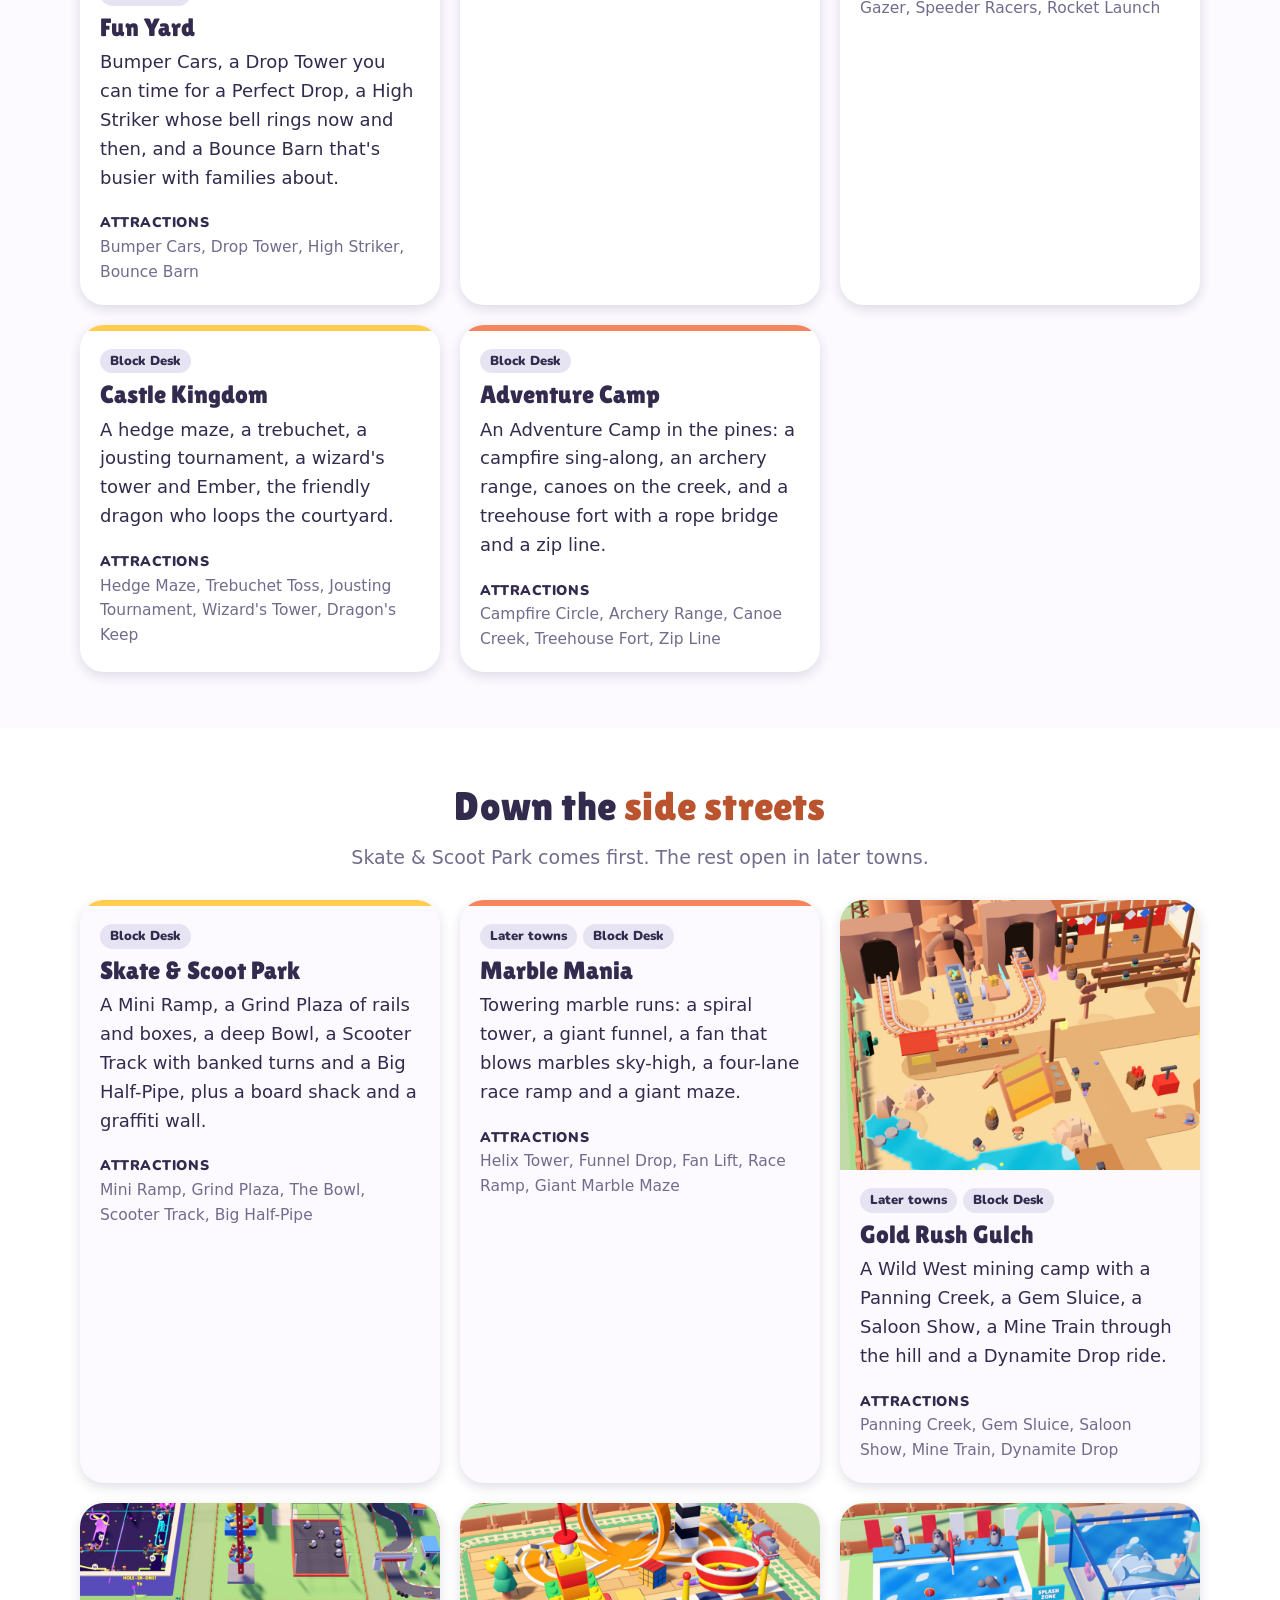
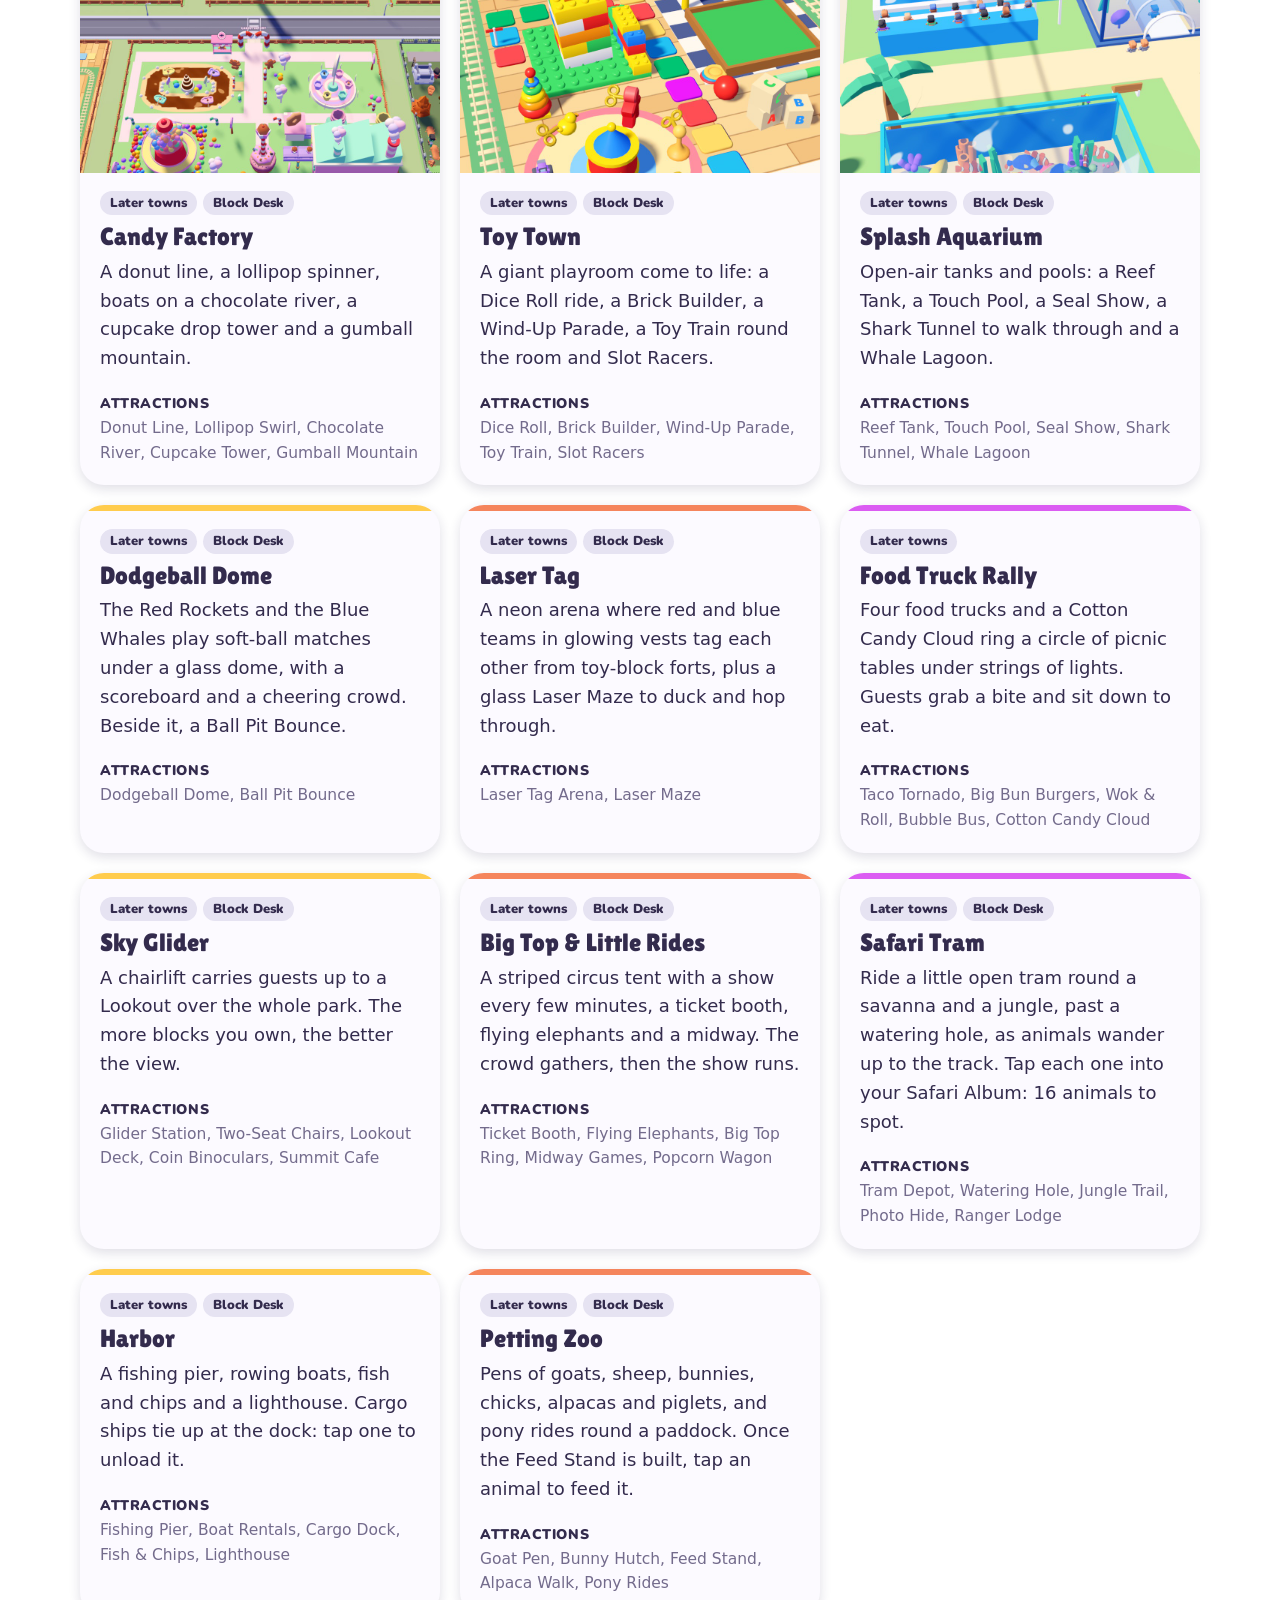
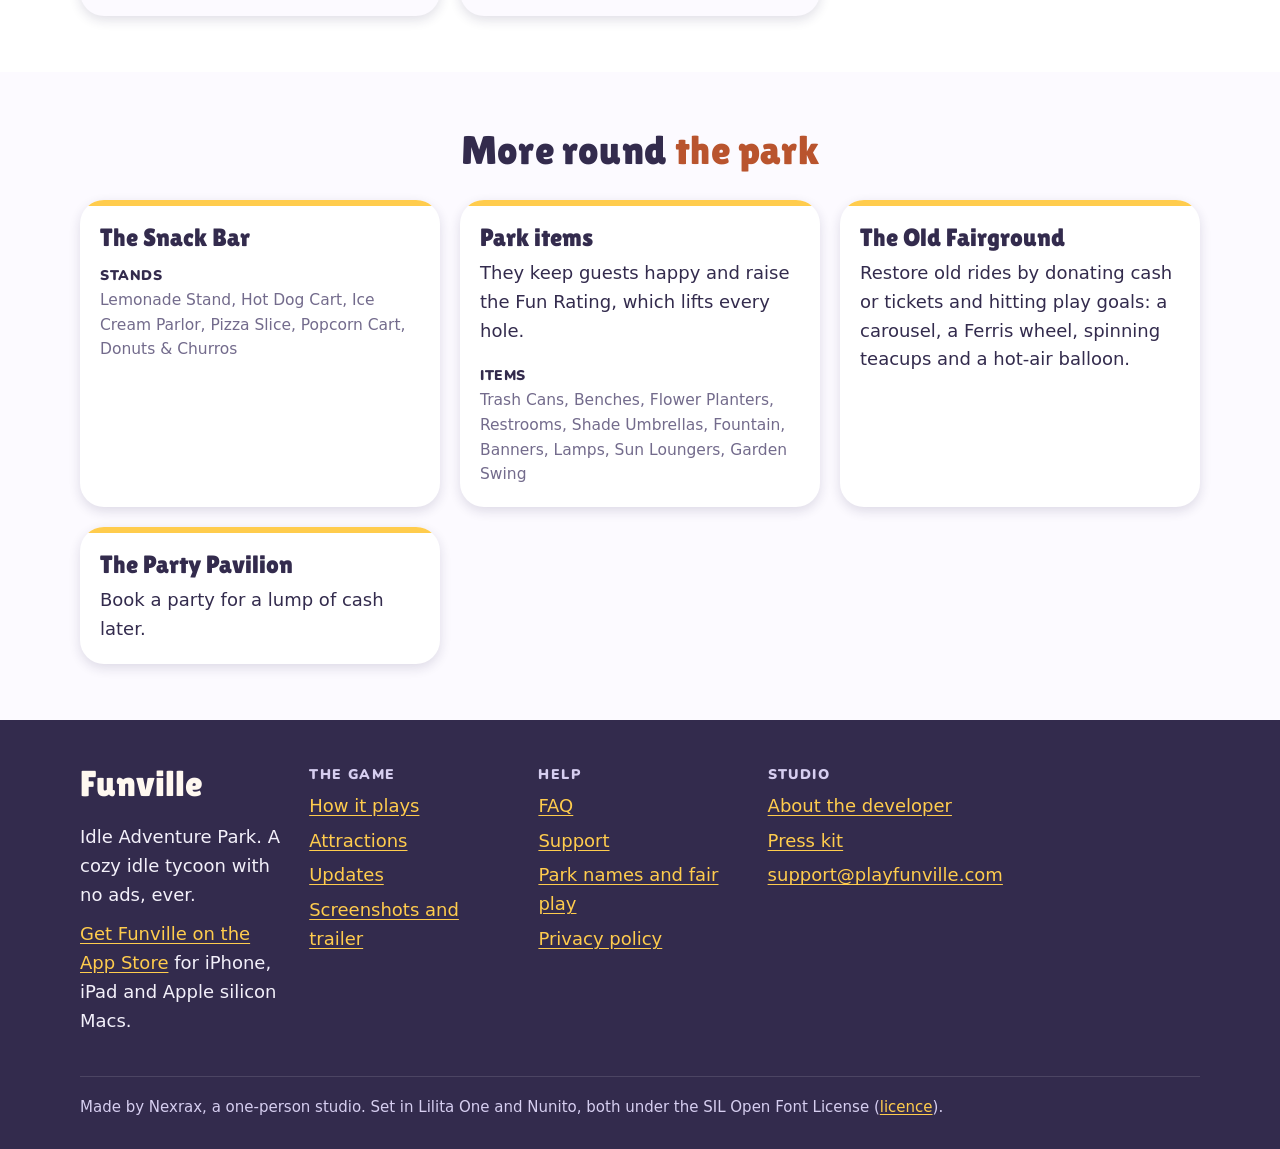
<file: attractions.html>
<!doctype html>
<html lang="en">
<head>
<meta charset="utf-8">
<meta name="viewport" content="width=device-width, initial-scale=1">
<title>Attractions | Funville</title>
<meta name="description" content="Every block and ride in Funville: nine mini golf holes, Glow Putt and twenty-six blocks, from a Petting Farm to a Harbor.">
<meta name="theme-color" content="#CDEBF7" media="(prefers-color-scheme: light)">
<meta name="theme-color" content="#1E1A33" media="(prefers-color-scheme: dark)">
<meta property="og:type" content="website">
<meta property="og:site_name" content="Funville">
<meta property="og:title" content="Attractions | Funville">
<meta property="og:description" content="Every block and ride in Funville: nine mini golf holes, Glow Putt and twenty-six blocks, from a Petting Farm to a Harbor.">
<meta property="og:url" content="https://playfunville.com/attractions.html">
<meta property="og:image" content="https://playfunville.com/img/keyart.jpg">
<meta property="og:image:width" content="1440">
<meta property="og:image:height" content="810">
<meta property="og:image:alt" content="A grown Funville park from above, with blocks of rides along the streets">
<meta name="twitter:card" content="summary_large_image">
<meta name="twitter:title" content="Attractions | Funville">
<meta name="twitter:description" content="Every block and ride in Funville: nine mini golf holes, Glow Putt and twenty-six blocks, from a Petting Farm to a Harbor.">
<meta name="twitter:image" content="https://playfunville.com/img/keyart.jpg">
<link rel="icon" href="img/favicon-64.png" type="image/png">
<link rel="icon" href="img/favicon-dark-64.png" type="image/png" media="(prefers-color-scheme: dark)">
<link rel="apple-touch-icon" href="img/apple-touch-icon.png">
<link rel="preload" href="fonts/LilitaOne-Regular.ttf" as="font" type="font/ttf" crossorigin>
<link rel="stylesheet" href="site.css">
<script src="site.js"></script>
</head>
<body>
<a class="skip" href="#main">Skip to content</a>
<header class="site-head">
  <div class="wrap">
    <a class="brand" href="index.html">
      <picture><source srcset="img/icon-dark-128.png" media="(prefers-color-scheme: dark)"><img src="img/icon-128.png" alt="" width="40" height="40"></picture>
      Funville
    </a>
    <button class="nav-toggle" type="button" aria-expanded="false" aria-controls="site-nav">Menu</button>
    <nav class="site-nav" id="site-nav" aria-label="Main">
  <ul>
    <li><a href="index.html">Home</a></li>
    <li><a href="game.html">Game</a></li>
    <li><a href="attractions.html" aria-current="page">Attractions</a></li>
    <li><a href="updates.html">Updates</a></li>
    <li><a href="faq.html">FAQ</a></li>
    <li><a href="support.html">Support</a></li>
    <li><a href="press.html">Press</a></li>
  </ul>
    </nav>
  </div>
</header>
<main id="main">

<div class="sky page-head">
  <span class="cloud c1" aria-hidden="true"></span>
  <span class="cloud c2" aria-hidden="true"></span>
  <div class="wrap">
    <span class="pill">Attractions</span>
    <h1>Every hole, <span class="pop">every block</span></h1>
    <p>Start with nine mini golf holes. Then buy the blocks across the street and down the side streets, twenty-six in all, each a new venue with rides of its own. Each town sells its own blocks, in its own order, and the newest open in later towns.</p>
  </div>
</div>

<section id="course" aria-labelledby="course-h">
  <div class="wrap">
    <div class="feature">
      <img src="img/splash.jpg" width="900" height="900" loading="lazy" alt="Funville's start screen: the mini golf course with its creek, waterwheel and windmill, and the Funville logo">
      <div>
        <h2 id="course-h">The <span class="pop">course</span></h2>
        <p>Nine hand-shaped mini golf holes with windmills, water and bridges. Build them one by one, level them up and give each one a Marshal.</p>
        <ul class="holes">
      <li><b>Hole 1</b> Welcome Bend</li>
      <li><b>Hole 2</b> The S-Curve</li>
      <li><b>Hole 3</b> Lily Pad Green</li>
      <li><b>Hole 4</b> The Old Windmill</li>
      <li><b>Hole 5</b> Rock Garden Split</li>
      <li><b>Hole 6</b> Cave Run</li>
      <li><b>Hole 7</b> Stream Bridge</li>
      <li><b>Hole 8</b> Castle Keep</li>
      <li><b>Hole 9</b> Maple Falls</li>
        </ul>
      </div>
    </div>
  </div>
</section>

<section id="glow-putt" class="glow-band" aria-labelledby="glow-h">
  <div class="wrap">
    <div class="feature flip">
      <img src="img/shots/glow-putt.jpg" width="960" height="720" loading="lazy" alt="Glow Putt: neon holes on a dark floor, a glowing loop-the-loop and a windmill, with golfers between them">
      <div>
        <h2 id="glow-h">Glow <span class="pop">Putt</span></h2>
        <p>A blacklight hall with nine more holes: neon rails, glowing balls, a loop-the-loop, a glowing windmill and a cup on a low bridge. Each one is built, leveled, staffed and played like the course outside, day or night.</p>
        <ul class="holes">
      <li><b>Glow Hole 1</b> Neon Mile</li>
      <li><b>Glow Hole 2</b> Loop the Loop</li>
      <li><b>Glow Hole 3</b> Diamond Post Green</li>
      <li><b>Glow Hole 4</b> Stardust Tunnel</li>
      <li><b>Glow Hole 5</b> Windmill Sails</li>
      <li><b>Glow Hole 6</b> Sky Bridge</li>
      <li><b>Glow Hole 7</b> Castle of Stars</li>
      <li><b>Glow Hole 8</b> Double Dip</li>
      <li><b>Glow Hole 9</b> Grand Loop Finale</li>
        </ul>
      </div>
    </div>
  </div>
</section>

<section id="across" aria-labelledby="across-h">
  <div class="wrap">
    <div class="section-head">
      <h2 id="across-h">Across <span class="pop">the street</span></h2>
      <p>The first blocks, each on a lot across the street from the course.</p>
    </div>
    <div class="grid">
<article class="card" id="petting-farm">
  <div class="body">
    <div class="tags"><span class="tag">Block Desk</span></div>
    <h3>Petting Farm</h3>
    <p>Pigs, sheep, llamas, cows and pony rides, and a little steam train. Every pen you open lets its animals out.</p>
    <p class="rides"><b>Attractions</b><br>Pig Pen, Sheep Meadow, Llama Lane, Moo Barn, Pony Rides, Farm Express</p>
  </div>
</article>
<article class="card" id="arcade">
  <div class="body">
    <div class="tags"></div>
    <h3>Arcade</h3>
    <p>Machines pay tickets, and the Prize Counter swaps tickets for plush prizes. A Ticket Frenzy now and then makes every machine pay more.</p>
    <p class="rides"><b>Attractions</b><br>Retro Cabinets, Hoop Shot, Air Hockey, Claw Machine, Pinball, Dance Machine, Pixel Racers, Mega Claw, Space Blasters, Golden Claw</p>
  </div>
</article>
<article class="card" id="pond">
  <div class="body">
    <div class="tags"><span class="tag">Block Desk</span></div>
    <h3>Pond</h3>
    <p>Dig a pond: paddle and bumper boats, sailboats, a fishing pier, a pirate ship and a splashy log flume.</p>
    <p class="rides"><b>Attractions</b><br>Fishing Pier, Paddle Boats, Bumper Boats, Sailboats, Pirate Ship, Log Flume</p>
  </div>
</article>
<article class="card" id="dino-land">
  <div class="body">
    <div class="tags"><span class="tag">Block Desk</span></div>
    <h3>Dino Land</h3>
    <p>A palm jungle with raptors, a triceratops, a stegosaurus, a T-Rex and a brontosaurus. Every paddock you open brings its dinosaurs out.</p>
    <p class="rides"><b>Attractions</b><br>Raptor Run, Triceratops Trail, Stego Grove, T-Rex Kingdom, Bronto Valley</p>
  </div>
</article>
<article class="card" id="go-karts">
  <div class="body">
    <div class="tags"><span class="tag">Block Desk</span></div>
    <h3>Go-Karts</h3>
    <p>A go-kart track. Every kart class you open puts more racers on the track.</p>
    <p class="rides"><b>Attractions</b><br>Mini Karts, Go-Karts, Pro Karts, Night Racing, Grand Prix</p>
  </div>
</article>
<article class="card" id="haunted-graveyard">
  <img src="img/shots/haunted-graveyard.jpg" width="960" height="720" loading="lazy" alt="The Haunted Graveyard at night: lamps glowing over gravestones, bare trees and a crypt">
  <div class="body">
    <div class="tags"><span class="tag">Block Desk</span></div>
    <h3>Haunted Graveyard</h3>
    <p>A lantern walk, a skeleton crypt, zombies, a vampire and a ghost tower. It comes alive after dark, when every attraction earns more.</p>
    <p class="rides"><b>Attractions</b><br>Lantern Walk, Skeleton Crypt, Zombie Patch, Vampire Manor, Ghost Tower</p>
  </div>
</article>
<article class="card" id="fun-yard">
  <img src="img/shots/fun-yard.jpg" width="960" height="720" loading="lazy" alt="The Fun Yard: bumper cars on a dark floor, a tall red drop tower, a red barn and a bouncy castle">
  <div class="body">
    <div class="tags"><span class="tag">Block Desk</span></div>
    <h3>Fun Yard</h3>
    <p>Bumper Cars, a Drop Tower you can time for a Perfect Drop, a High Striker whose bell rings now and then, and a Bounce Barn that&#x27;s busier with families about.</p>
    <p class="rides"><b>Attractions</b><br>Bumper Cars, Drop Tower, High Striker, Bounce Barn</p>
  </div>
</article>
<article class="card" id="thrill-coaster">
  <div class="body">
    <div class="tags"><span class="tag">Block Desk</span></div>
    <h3>Thrill Coaster</h3>
    <p>A steel roller coaster. Every coaster you open sends out another train, and quick dispatches by hand build a Thrill Streak.</p>
    <p class="rides"><b>Attractions</b><br>Junior Coaster, Wild Mouse, Steel Thunder, Loop Legend, Sky Screamer</p>
  </div>
</article>
<article class="card" id="space-port">
  <div class="body">
    <div class="tags"><span class="tag">Block Desk</span></div>
    <h3>Space Port</h3>
    <p>Moon craters, a rover, an alien and a star-gazing dish. Speeder racers run laps, a real rocket blasts off, and a mission rocket flies Space Missions for souvenirs.</p>
    <p class="rides"><b>Attractions</b><br>Moon Rover, Alien Encounter, Star Gazer, Speeder Racers, Rocket Launch</p>
  </div>
</article>
<article class="card" id="castle-kingdom">
  <div class="body">
    <div class="tags"><span class="tag">Block Desk</span></div>
    <h3>Castle Kingdom</h3>
    <p>A hedge maze, a trebuchet, a jousting tournament, a wizard&#x27;s tower and Ember, the friendly dragon who loops the courtyard.</p>
    <p class="rides"><b>Attractions</b><br>Hedge Maze, Trebuchet Toss, Jousting Tournament, Wizard&#x27;s Tower, Dragon&#x27;s Keep</p>
  </div>
</article>
<article class="card" id="adventure-camp">
  <div class="body">
    <div class="tags"><span class="tag">Block Desk</span></div>
    <h3>Adventure Camp</h3>
    <p>An Adventure Camp in the pines: a campfire sing-along, an archery range, canoes on the creek, and a treehouse fort with a rope bridge and a zip line.</p>
    <p class="rides"><b>Attractions</b><br>Campfire Circle, Archery Range, Canoe Creek, Treehouse Fort, Zip Line</p>
  </div>
</article>
    </div>
  </div>
</section>

<section id="side-streets" class="band" aria-labelledby="side-h">
  <div class="wrap">
    <div class="section-head">
      <h2 id="side-h">Down the <span class="pop">side streets</span></h2>
      <p>Skate &amp; Scoot Park comes first. The rest open in later towns.</p>
    </div>
    <div class="grid">
<article class="card" id="skate-and-scoot-park">
  <div class="body">
    <div class="tags"><span class="tag">Block Desk</span></div>
    <h3>Skate &amp; Scoot Park</h3>
    <p>A Mini Ramp, a Grind Plaza of rails and boxes, a deep Bowl, a Scooter Track with banked turns and a Big Half-Pipe, plus a board shack and a graffiti wall.</p>
    <p class="rides"><b>Attractions</b><br>Mini Ramp, Grind Plaza, The Bowl, Scooter Track, Big Half-Pipe</p>
  </div>
</article>
<article class="card" id="marble-mania">
  <div class="body">
    <div class="tags"><span class="tag">Later towns</span><span class="tag">Block Desk</span></div>
    <h3>Marble Mania</h3>
    <p>Towering marble runs: a spiral tower, a giant funnel, a fan that blows marbles sky-high, a four-lane race ramp and a giant maze.</p>
    <p class="rides"><b>Attractions</b><br>Helix Tower, Funnel Drop, Fan Lift, Race Ramp, Giant Marble Maze</p>
  </div>
</article>
<article class="card" id="gold-rush-gulch">
  <img src="img/shots/gold-rush-gulch.jpg" width="960" height="720" loading="lazy" alt="Gold Rush Gulch: a mine train on wooden tracks, a saloon and a blue panning creek">
  <div class="body">
    <div class="tags"><span class="tag">Later towns</span><span class="tag">Block Desk</span></div>
    <h3>Gold Rush Gulch</h3>
    <p>A Wild West mining camp with a Panning Creek, a Gem Sluice, a Saloon Show, a Mine Train through the hill and a Dynamite Drop ride.</p>
    <p class="rides"><b>Attractions</b><br>Panning Creek, Gem Sluice, Saloon Show, Mine Train, Dynamite Drop</p>
  </div>
</article>
<article class="card" id="candy-factory">
  <img src="img/shots/candy-factory.jpg" width="960" height="720" loading="lazy" alt="The Candy Factory from above, across the street from Glow Putt and the Fun Yard: a chocolate river with boats, a giant gumball machine, a cupcake tower and a lollipop ride">
  <div class="body">
    <div class="tags"><span class="tag">Later towns</span><span class="tag">Block Desk</span></div>
    <h3>Candy Factory</h3>
    <p>A donut line, a lollipop spinner, boats on a chocolate river, a cupcake drop tower and a gumball mountain.</p>
    <p class="rides"><b>Attractions</b><br>Donut Line, Lollipop Swirl, Chocolate River, Cupcake Tower, Gumball Mountain</p>
  </div>
</article>
<article class="card" id="toy-town">
  <img src="img/shots/toy-town.jpg" width="960" height="720" loading="lazy" alt="Toy Town: a tower of toy bricks, a toy train, letter blocks and a giant board-game floor">
  <div class="body">
    <div class="tags"><span class="tag">Later towns</span><span class="tag">Block Desk</span></div>
    <h3>Toy Town</h3>
    <p>A giant playroom come to life: a Dice Roll ride, a Brick Builder, a Wind-Up Parade, a Toy Train round the room and Slot Racers.</p>
    <p class="rides"><b>Attractions</b><br>Dice Roll, Brick Builder, Wind-Up Parade, Toy Train, Slot Racers</p>
  </div>
</article>
<article class="card" id="splash-aquarium">
  <img src="img/shots/splash-aquarium.jpg" width="960" height="720" loading="lazy" alt="Splash Aquarium: seals in a show pool, a glass shark tunnel and a reef tank">
  <div class="body">
    <div class="tags"><span class="tag">Later towns</span><span class="tag">Block Desk</span></div>
    <h3>Splash Aquarium</h3>
    <p>Open-air tanks and pools: a Reef Tank, a Touch Pool, a Seal Show, a Shark Tunnel to walk through and a Whale Lagoon.</p>
    <p class="rides"><b>Attractions</b><br>Reef Tank, Touch Pool, Seal Show, Shark Tunnel, Whale Lagoon</p>
  </div>
</article>
<article class="card" id="dodgeball-dome">
  <div class="body">
    <div class="tags"><span class="tag">Later towns</span><span class="tag">Block Desk</span></div>
    <h3>Dodgeball Dome</h3>
    <p>The Red Rockets and the Blue Whales play soft-ball matches under a glass dome, with a scoreboard and a cheering crowd. Beside it, a Ball Pit Bounce.</p>
    <p class="rides"><b>Attractions</b><br>Dodgeball Dome, Ball Pit Bounce</p>
  </div>
</article>
<article class="card" id="laser-tag">
  <div class="body">
    <div class="tags"><span class="tag">Later towns</span><span class="tag">Block Desk</span></div>
    <h3>Laser Tag</h3>
    <p>A neon arena where red and blue teams in glowing vests tag each other from toy-block forts, plus a glass Laser Maze to duck and hop through.</p>
    <p class="rides"><b>Attractions</b><br>Laser Tag Arena, Laser Maze</p>
  </div>
</article>
<article class="card" id="food-truck-rally">
  <div class="body">
    <div class="tags"><span class="tag">Later towns</span></div>
    <h3>Food Truck Rally</h3>
    <p>Four food trucks and a Cotton Candy Cloud ring a circle of picnic tables under strings of lights. Guests grab a bite and sit down to eat.</p>
    <p class="rides"><b>Attractions</b><br>Taco Tornado, Big Bun Burgers, Wok &amp; Roll, Bubble Bus, Cotton Candy Cloud</p>
  </div>
</article>
<article class="card" id="sky-glider">
  <div class="body">
    <div class="tags"><span class="tag">Later towns</span><span class="tag">Block Desk</span></div>
    <h3>Sky Glider</h3>
    <p>A chairlift carries guests up to a Lookout over the whole park. The more blocks you own, the better the view.</p>
    <p class="rides"><b>Attractions</b><br>Glider Station, Two-Seat Chairs, Lookout Deck, Coin Binoculars, Summit Cafe</p>
  </div>
</article>
<article class="card" id="big-top-and-little-rides">
  <div class="body">
    <div class="tags"><span class="tag">Later towns</span><span class="tag">Block Desk</span></div>
    <h3>Big Top &amp; Little Rides</h3>
    <p>A striped circus tent with a show every few minutes, a ticket booth, flying elephants and a midway. The crowd gathers, then the show runs.</p>
    <p class="rides"><b>Attractions</b><br>Ticket Booth, Flying Elephants, Big Top Ring, Midway Games, Popcorn Wagon</p>
  </div>
</article>
<article class="card" id="safari-tram">
  <div class="body">
    <div class="tags"><span class="tag">Later towns</span><span class="tag">Block Desk</span></div>
    <h3>Safari Tram</h3>
    <p>Ride a little open tram round a savanna and a jungle, past a watering hole, as animals wander up to the track. Tap each one into your Safari Album: 16 animals to spot.</p>
    <p class="rides"><b>Attractions</b><br>Tram Depot, Watering Hole, Jungle Trail, Photo Hide, Ranger Lodge</p>
  </div>
</article>
<article class="card" id="harbor">
  <div class="body">
    <div class="tags"><span class="tag">Later towns</span><span class="tag">Block Desk</span></div>
    <h3>Harbor</h3>
    <p>A fishing pier, rowing boats, fish and chips and a lighthouse. Cargo ships tie up at the dock: tap one to unload it.</p>
    <p class="rides"><b>Attractions</b><br>Fishing Pier, Boat Rentals, Cargo Dock, Fish &amp; Chips, Lighthouse</p>
  </div>
</article>
<article class="card" id="petting-zoo">
  <div class="body">
    <div class="tags"><span class="tag">Later towns</span><span class="tag">Block Desk</span></div>
    <h3>Petting Zoo</h3>
    <p>Pens of goats, sheep, bunnies, chicks, alpacas and piglets, and pony rides round a paddock. Once the Feed Stand is built, tap an animal to feed it.</p>
    <p class="rides"><b>Attractions</b><br>Goat Pen, Bunny Hutch, Feed Stand, Alpaca Walk, Pony Rides</p>
  </div>
</article>
    </div>
  </div>
</section>

<section id="more" aria-labelledby="more-h">
  <div class="wrap">
    <div class="section-head">
      <h2 id="more-h">More round <span class="pop">the park</span></h2>
    </div>
    <div class="grid">
      <div class="card"><div class="body">
        <h3>The Snack Bar</h3>
        <p class="rides"><b>Stands</b><br>Lemonade Stand, Hot Dog Cart, Ice Cream Parlor, Pizza Slice, Popcorn Cart, Donuts &amp; Churros</p>
      </div></div>
      <div class="card"><div class="body">
        <h3>Park items</h3>
        <p>They keep guests happy and raise the Fun Rating, which lifts every hole.</p>
        <p class="rides"><b>Items</b><br>Trash Cans, Benches, Flower Planters, Restrooms, Shade Umbrellas, Fountain, Banners, Lamps, Sun Loungers, Garden Swing</p>
      </div></div>
      <div class="card"><div class="body">
        <h3>The Old Fairground</h3>
        <p>Restore old rides by donating cash or tickets and hitting play goals: a carousel, a Ferris wheel, spinning teacups and a hot-air balloon.</p>
      </div></div>
      <div class="card"><div class="body">
        <h3>The Party Pavilion</h3>
        <p>Book a party for a lump of cash later.</p>
      </div></div>
    </div>
  </div>
</section>

</main>
<footer class="site-foot">
  <div class="wrap">
    <div class="foot-grid">
      <div>
        <p class="foot-brand">Funville</p>
        <p>Idle Adventure Park. A cozy idle tycoon with no ads, ever.</p>
        <p><a href="https://apps.apple.com/app/funville-idle-adventure-park/id6816280683">Get Funville on the App Store</a> for iPhone, iPad and Apple silicon Macs.</p>
      </div>
      <nav aria-label="The game">
        <h2>The game</h2>
        <ul>
          <li><a href="game.html">How it plays</a></li>
          <li><a href="attractions.html">Attractions</a></li>
          <li><a href="updates.html">Updates</a></li>
          <li><a href="media.html">Screenshots and trailer</a></li>
        </ul>
      </nav>
      <nav aria-label="Help">
        <h2>Help</h2>
        <ul>
          <li><a href="faq.html">FAQ</a></li>
          <li><a href="support.html">Support</a></li>
          <li><a href="rules.html">Park names and fair play</a></li>
          <li><a href="privacy.html">Privacy policy</a></li>
        </ul>
      </nav>
      <nav aria-label="Studio">
        <h2>Studio</h2>
        <ul>
          <li><a href="about.html">About the developer</a></li>
          <li><a href="press.html">Press kit</a></li>
          <li><a href="mailto:support@playfunville.com">support@playfunville.com</a></li>
        </ul>
      </nav>
    </div>
    <p class="small">Made by Nexrax, a one-person studio. Set in Lilita One and Nunito, both under the SIL Open Font License (<a href="fonts/OFL.txt">licence</a>).</p>
  </div>
</footer>
</body>
</html>
</file>
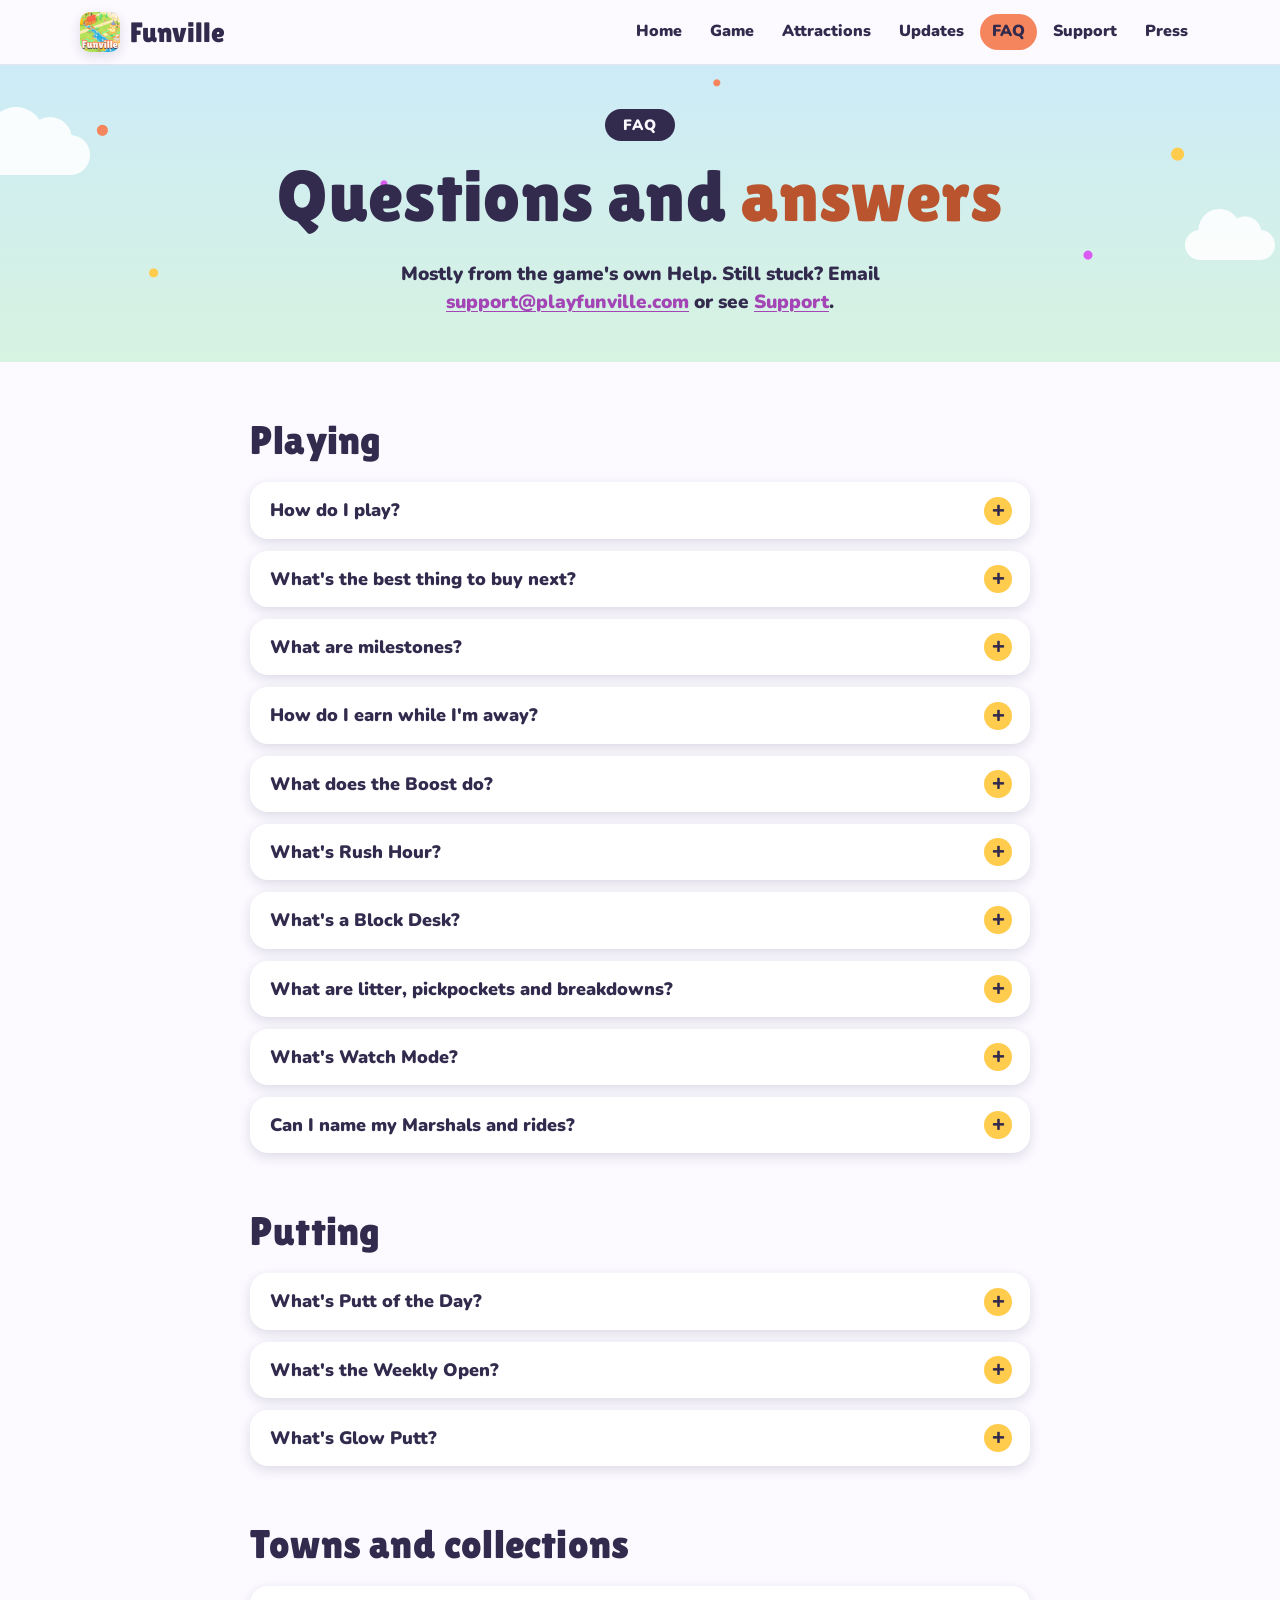
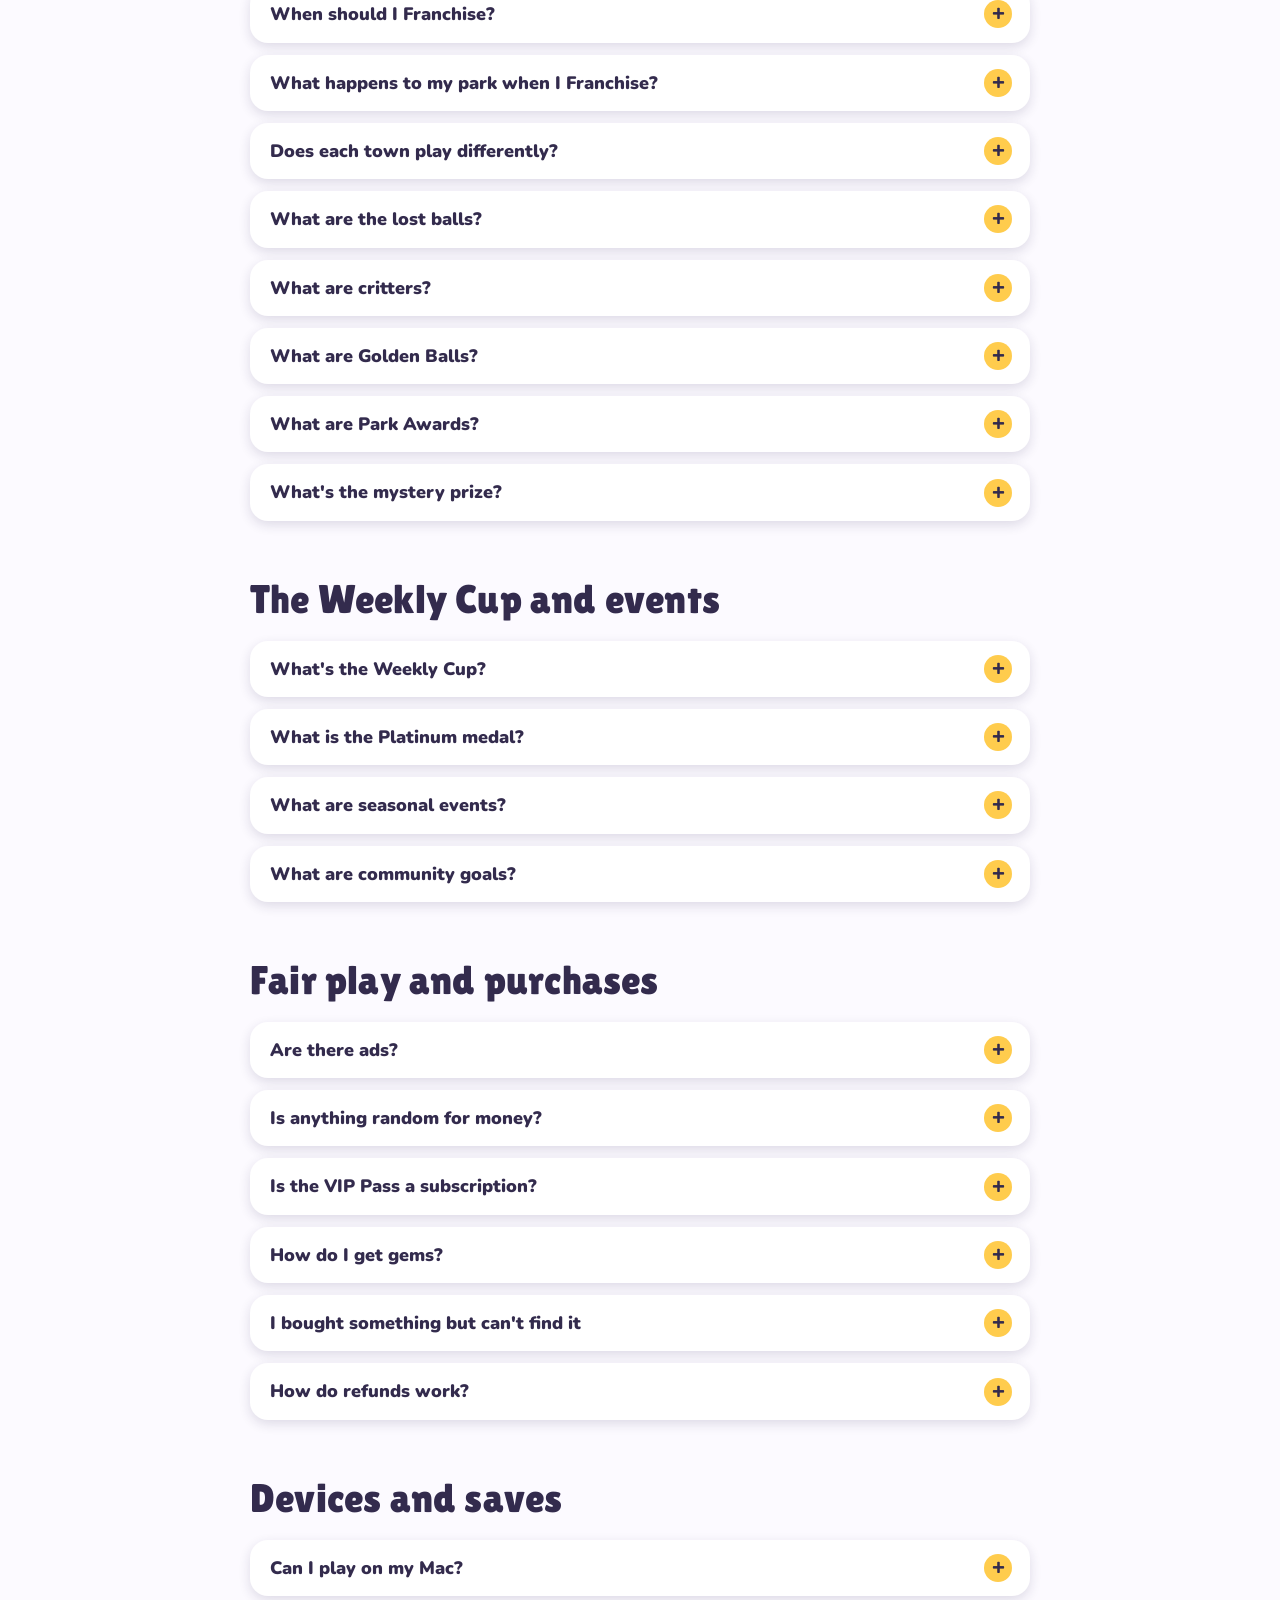
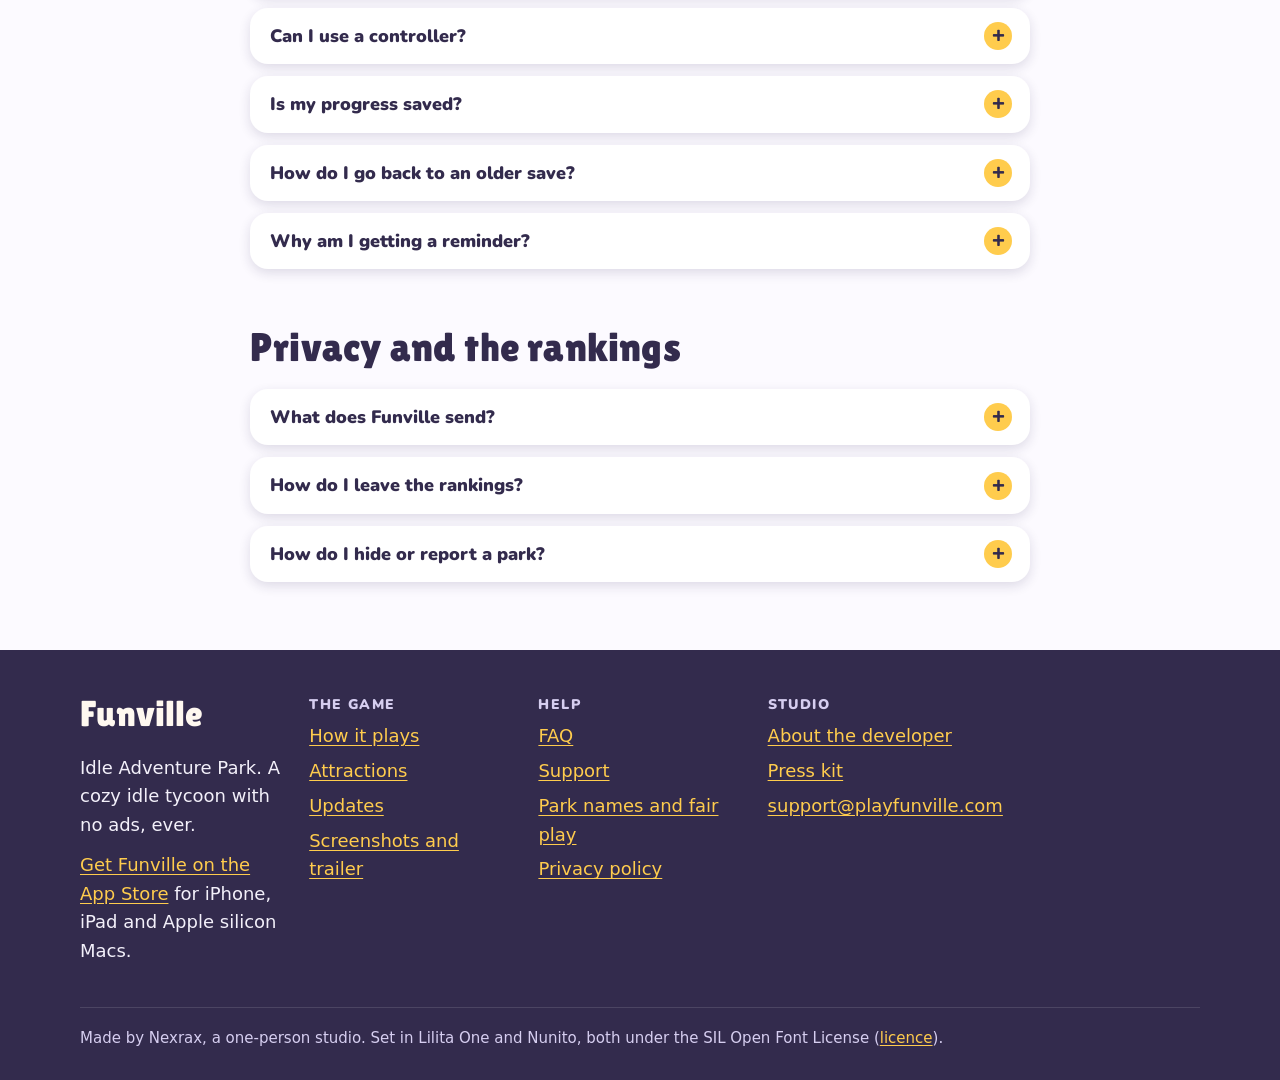
<file: faq.html>
<!doctype html>
<html lang="en">
<head>
<meta charset="utf-8">
<meta name="viewport" content="width=device-width, initial-scale=1">
<title>FAQ | Funville</title>
<meta name="description" content="Answers to common questions about playing Funville, from the in-game Help.">
<meta name="theme-color" content="#CDEBF7" media="(prefers-color-scheme: light)">
<meta name="theme-color" content="#1E1A33" media="(prefers-color-scheme: dark)">
<meta property="og:type" content="website">
<meta property="og:site_name" content="Funville">
<meta property="og:title" content="FAQ | Funville">
<meta property="og:description" content="Answers to common questions about playing Funville, from the in-game Help.">
<meta property="og:url" content="https://playfunville.com/faq.html">
<meta property="og:image" content="https://playfunville.com/img/keyart.jpg">
<meta property="og:image:width" content="1440">
<meta property="og:image:height" content="810">
<meta property="og:image:alt" content="A grown Funville park from above, with blocks of rides along the streets">
<meta name="twitter:card" content="summary_large_image">
<meta name="twitter:title" content="FAQ | Funville">
<meta name="twitter:description" content="Answers to common questions about playing Funville, from the in-game Help.">
<meta name="twitter:image" content="https://playfunville.com/img/keyart.jpg">
<link rel="icon" href="img/favicon-64.png" type="image/png">
<link rel="icon" href="img/favicon-dark-64.png" type="image/png" media="(prefers-color-scheme: dark)">
<link rel="apple-touch-icon" href="img/apple-touch-icon.png">
<link rel="preload" href="fonts/LilitaOne-Regular.ttf" as="font" type="font/ttf" crossorigin>
<link rel="stylesheet" href="site.css">
<script src="site.js"></script>
</head>
<body>
<a class="skip" href="#main">Skip to content</a>
<header class="site-head">
  <div class="wrap">
    <a class="brand" href="index.html">
      <picture><source srcset="img/icon-dark-128.png" media="(prefers-color-scheme: dark)"><img src="img/icon-128.png" alt="" width="40" height="40"></picture>
      Funville
    </a>
    <button class="nav-toggle" type="button" aria-expanded="false" aria-controls="site-nav">Menu</button>
    <nav class="site-nav" id="site-nav" aria-label="Main">
  <ul>
    <li><a href="index.html">Home</a></li>
    <li><a href="game.html">Game</a></li>
    <li><a href="attractions.html">Attractions</a></li>
    <li><a href="updates.html">Updates</a></li>
    <li><a href="faq.html" aria-current="page">FAQ</a></li>
    <li><a href="support.html">Support</a></li>
    <li><a href="press.html">Press</a></li>
  </ul>
    </nav>
  </div>
</header>
<main id="main">

<div class="sky page-head">
  <span class="cloud c1" aria-hidden="true"></span>
  <span class="cloud c2" aria-hidden="true"></span>
  <div class="wrap">
    <span class="pill">FAQ</span>
    <h1>Questions and <span class="pop">answers</span></h1>
    <p>Mostly from the game's own Help. Still stuck? Email <a href="mailto:support@playfunville.com">support@playfunville.com</a> or see <a href="support.html">Support</a>.</p>
  </div>
</div>

<section class="faq">
  <div class="narrow">

    <h2 id="playing">Playing</h2>
    <details><summary>How do I play?</summary><div>
      <p>Tap a hole (or a stand) to start a round. When it finishes you earn cash. Spend it on levels, Marshals, new holes and Park items, then buy the blocks across the street. The goal bar at the top always shows a next step. The <a href="game.html#grow">How it plays</a> page has the whole path.</p>
    </div></details>
    <details><summary>What's the best thing to buy next?</summary><div>
      <p>Tap Next in the dock (or in a station's panel). It weighs a Marshal, something new to build, a level-up and the Park items against each other and picks what pays back fastest. When something new is only a minute or so away, it tells you to save up for it instead.</p>
    </div></details>
    <details><summary>What are milestones?</summary><div>
      <p>At certain levels a hole or attraction doubles its earnings, and some milestones also pay gems. The panel shows how far away the next one is.</p>
    </div></details>
    <details><summary>How do I earn while I'm away?</summary><div>
      <p>Anything with a Marshal or staff keeps earning while the app is closed, for a few hours (longer with the Workshop's perks or the VIP Pass). You collect it when you come back.</p>
    </div></details>
    <details><summary>What does the Boost do?</summary><div>
      <p>Playing charges the lightning bolt: sending golfers, Rush Hour, buying levels and building all fill it. When it is full, tap it for a burst of extra earnings, with fireworks. Then it starts charging again. Marshals, Watch Mode and time away do not charge it. There's no video to watch.</p>
    </div></details>
    <details><summary>What's Rush Hour?</summary><div>
      <p>A hole with a Marshal can call a Rush Hour for a couple of minutes of extra earnings. Its charges come back over time.</p>
    </div></details>
    <details><summary>What's a Block Desk?</summary><div>
      <p>The one desk at the gate of twenty-three blocks. A coral bubble counts the rides waiting without a Marshal; tap the desk to run them all once, free. The Arcade, Glow Putt and the Food Truck Rally have none.</p>
    </div></details>
    <details><summary>What are litter, pickpockets and breakdowns?</summary><div>
      <p>Now and then guests leave litter, a pickpocket sneaks in, or a ride across the street breaks down. Each lowers the Fun Rating while it's out. Tap it to fix it yourself for a small reward, or hire Janitors, Security and Mechanics in Park, then Staff, to do it for you. None of this happens while you're away.</p>
    </div></details>
    <details><summary>What's Watch Mode?</summary><div>
      <p>Sit back and watch your park: press and hold on empty ground (or use Watch the park in Settings). The buttons slip away and the camera drifts after a guest on the way to a ride, a rolling ball, a critter or the tour bus. Tap anywhere to end it. It only moves the camera, never your park or earnings.</p>
    </div></details>
    <details><summary>Can I name my Marshals and rides?</summary><div>
      <p>Yes. Press and hold a Marshal or a crew member (a janitor, guard or mechanic) in the park, or a ride's name in its panel. A little pencil shows what can be named. The names stay on your device, and your guests use them in what they say.</p>
    </div></details>

    <h2 id="putting">Putting</h2>
    <details><summary>What's Putt of the Day?</summary><div>
      <p>One hole a day, the same for everyone, that you putt yourself: drag back from the ball and let go. Three shots for hours of your park's earnings. It's the Putt of the Day chip under your cash.</p>
    </div></details>
    <details><summary>What's the Weekly Open?</summary><div>
      <p>Nine holes a week, a new nine every Monday, putted by hand on Putt of the Day's green: one round that counts, kept between sittings. After the ninth hole you get a scorecard, a medal for gems, hours of earnings for finishing and a Game Center score. Its card is at the bottom of Putt of the Day's sheet.</p>
    </div></details>
    <details><summary>What's Glow Putt?</summary><div>
      <p>A blacklight hall between the side streets, past Marble Mania and the Candy Factory, with nine more holes, Glow Hole 1 to Glow Hole 9: neon rails, a loop-the-loop, a glowing windmill and a cup on a low bridge. Each is built, leveled, staffed and played like the course outside, day or night. <a href="attractions.html#glow-putt">See the Glow Holes</a></p>
    </div></details>

    <h2 id="towns">Towns and collections</h2>
    <details><summary>When should I Franchise?</summary><div>
      <p>When the Stars on offer would add a good chunk to what you have. The game suggests it when it pays off (you can turn that off), and Park, then Franchise, shows the offer any time. Early towns go fast; a new town with more Stars catches up quickly.</p>
    </div></details>
    <details><summary>What happens to my park when I Franchise?</summary><div>
      <p>The park, cash, levels, tickets and Prize Counter prizes start over (Golden Putters bought with gems are refunded in gems). You keep Stars, gems, the Collection Book, event plushies, critter friends, Space souvenirs, the Almanac, Park Awards, Looks, the lost balls you've found and anything bought with real money.</p>
    </div></details>
    <details><summary>Does each town play differently?</summary><div>
      <p>Yes. Each town has its own ups and downs, like Sunny Shores' beach crowds and Snowy Peaks' icy greens. When the towns come round again they add twists. <a href="game.html#towns">Meet the towns</a></p>
    </div></details>
    <details><summary>What are the lost balls?</summary><div>
      <p>Five golf balls lie hidden round each town (behind the windmill, under the bridge...), glinting now and then when the camera's near. Tap one for a few gems; find all five and the town hands over a ball trail of its own. Each town keeps its tally through Franchises.</p>
    </div></details>
    <details><summary>What are critters?</summary><div>
      <p>Animals that visit while you're away. Tap one to say hi. Three visits make a friend, with a small bonus.</p>
    </div></details>
    <details><summary>What are Golden Balls?</summary><div>
      <p>Every few minutes a sparkly golden ball appears on the course for a few seconds, with a chime. Tap it for gems (or cash, once today's found gems are used up).</p>
    </div></details>
    <details><summary>What are Park Awards?</summary><div>
      <p>Ten long-run goals (Tycoon, Franchiser, Cup Champion, Collector, Ace of Aces, Critter Pal, Safari Spotter, Harbormaster, Astronaut and Big Boss), each with a Bronze, Silver and Gold. Every award pays gems and adds to everything, for good. A trophy shelf in the Park menu shows the cups you have won.</p>
    </div></details>
    <details><summary>What's the mystery prize?</summary><div>
      <p>The Prize Counter hides one ultra-rare prize. It can't be bought: once you've won a few prizes and the Arcade is open, it can turn up at any minute of play, and it's pure luck.</p>
    </div></details>

    <h2 id="cup">The Weekly Cup and events</h2>
    <details><summary>What's the Weekly Cup?</summary><div>
      <p>A separate park that's the same for everyone each week, with a twist (Windy Greens, Glow Week...). Earn as much as you can for Bronze, Silver, Gold and Platinum medals (gems) and a Game Center score. Your home park keeps earning its away pay meanwhile.</p>
    </div></details>
    <details><summary>What is the Platinum medal?</summary><div>
      <p>Platinum is the Weekly Cup's top medal, above Gold. Reach its score in a single week and it pays gems. It's meant to be hard, and the Cup page keeps a case of every medal you've won. VIP and other bonuses never count in the Cup.</p>
    </div></details>
    <details><summary>What are seasonal events?</summary><div>
      <p>Seasonal decorations and things to find round the park, like Spooky Putt and Winter Wonderland, with a plush to win. Fun Tokens from event finds and goals buy an earlier event's plush in Memory Lane.</p>
    </div></details>
    <details><summary>What are community goals?</summary><div>
      <p>Now and then everyone playing Funville works towards one big goal together, like so many hole-in-ones in a week. What you play counts (not in the Weekly Cup), and if everyone gets there by the end, everyone who chipped in gets gems. Its card in Park shows everyone's progress, what you've added and the time left.</p>
    </div></details>

    <h2 id="fair">Fair play and purchases</h2>
    <details><summary>Are there ads?</summary><div>
      <p>No. Never. The free Boost charges as you play: no video.</p>
    </div></details>
    <details><summary>Is anything random for money?</summary><div>
      <p>No. No loot boxes, no spins, no random paid items. The Prize Counter sells what you see, for tickets you earn. There are no pop-up offers: everything in the Shop is there whenever you want it.</p>
    </div></details>
    <details><summary>Is the VIP Pass a subscription?</summary><div>
      <p>No. The VIP Pass is a one-time purchase, never a subscription. A Welcome Pack and gem packs are optional extras, if you'd like to support the game.</p>
    </div></details>
    <details><summary>How do I get gems?</summary><div>
      <p>The Daily Gift, goals, achievements, Owner Levels, level milestones, hole-in-ones, Golden Balls, lost balls, the Ice Cream Truck, Ace the mascot, critters, event pickups, the Fairground, Park Awards, and medals in the Weekly Cup and the Weekly Open.</p>
    </div></details>
    <details><summary>I bought something but can't find it</summary><div>
      <p>Open the Gem Shop's Store tab and tap Restore Purchases (or Restore under Purchases in Settings). The VIP Pass and the Welcome Pack's Golden Putter come back on any device signed in to the same Apple Account. Gem packs are used up when bought, so they can't be restored.</p>
    </div></details>
    <details><summary>How do refunds work?</summary><div>
      <p>Apple handles them: go to <a href="https://reportaproblem.apple.com">reportaproblem.apple.com</a>, sign in, tap Report a Problem and pick the purchase. We can't see purchases or refund them. A refunded VIP Pass switches itself off the next time Funville opens.</p>
    </div></details>

    <h2 id="devices">Devices and saves</h2>
    <details><summary>Can I play on my Mac?</summary><div>
      <p>Yes, on Apple silicon Macs. Click and drag to move, and use the + and - buttons (or keys) to zoom.</p>
    </div></details>
    <details><summary>Can I use a controller?</summary><div>
      <p>Yes. Left stick moves, right stick turns and tilts, the triggers zoom. A picks whatever is under the ring in the middle (or presses the highlighted button), the D-pad moves between buttons, B goes back, X is Boost, Y is Next and Start opens More. Touch the screen any time to go back to tapping.</p>
    </div></details>
    <details><summary>Is my progress saved?</summary><div>
      <p>Yes, all the time, on this device, and backed up to the cloud when you're signed in (Settings, then Cloud save). On a new device, sign in to Game Center and iCloud and Funville offers the cloud copy if it's further along.</p>
    </div></details>
    <details><summary>How do I go back to an older save?</summary><div>
      <p>Settings, then Older saves, lists your last save and two snapshots kept every few hours. Tap one twice to go back to it. The park you have now is kept as a copy, so nothing is lost.</p>
    </div></details>
    <details><summary>Why am I getting a reminder?</summary><div>
      <p>Funville sends a few gentle reminders: a party or space mission that's done, a full park, your Daily Gift, a new event, a critter visit, the Weekly Cup and the Weekly Open. They come at most one a day, only in the daytime, and you can turn any of them off in Settings. Quiet mode turns them all off at once.</p>
    </div></details>

    <h2 id="privacy">Privacy and the rankings</h2>
    <details><summary>What does Funville send?</summary><div>
      <p>Anonymous error reports and play stats, only if you said yes to "Help improve Funville?"; Settings, then Error reports &amp; play stats, turns them off. The <a href="privacy.html">privacy policy</a> has every detail.</p>
    </div></details>
    <details><summary>How do I leave the rankings?</summary><div>
      <p>Open Ranks (the dock button, or the card in Park) and tap Leave the rankings at the bottom, then tap again to confirm. Your park's name and scores come off at once, the Weekly Cup's too. You can join again later. See <a href="support.html#delete">Leave the rankings and delete your data</a>.</p>
    </div></details>
    <details><summary>How do I hide or report a park?</summary><div>
      <p>On the rankings, tap the little flag on a park's row, then confirm with Hide. You won't see that park again on this device, and nobody is told. A name that isn't kind can be reported with the same flag. See <a href="rules.html">Park names and fair play</a>.</p>
    </div></details>

  </div>
</section>

</main>
<footer class="site-foot">
  <div class="wrap">
    <div class="foot-grid">
      <div>
        <p class="foot-brand">Funville</p>
        <p>Idle Adventure Park. A cozy idle tycoon with no ads, ever.</p>
        <p><a href="https://apps.apple.com/app/funville-idle-adventure-park/id6816280683">Get Funville on the App Store</a> for iPhone, iPad and Apple silicon Macs.</p>
      </div>
      <nav aria-label="The game">
        <h2>The game</h2>
        <ul>
          <li><a href="game.html">How it plays</a></li>
          <li><a href="attractions.html">Attractions</a></li>
          <li><a href="updates.html">Updates</a></li>
          <li><a href="media.html">Screenshots and trailer</a></li>
        </ul>
      </nav>
      <nav aria-label="Help">
        <h2>Help</h2>
        <ul>
          <li><a href="faq.html">FAQ</a></li>
          <li><a href="support.html">Support</a></li>
          <li><a href="rules.html">Park names and fair play</a></li>
          <li><a href="privacy.html">Privacy policy</a></li>
        </ul>
      </nav>
      <nav aria-label="Studio">
        <h2>Studio</h2>
        <ul>
          <li><a href="about.html">About the developer</a></li>
          <li><a href="press.html">Press kit</a></li>
          <li><a href="mailto:support@playfunville.com">support@playfunville.com</a></li>
        </ul>
      </nav>
    </div>
    <p class="small">Made by Nexrax, a one-person studio. Set in Lilita One and Nunito, both under the SIL Open Font License (<a href="fonts/OFL.txt">licence</a>).</p>
  </div>
</footer>
</body>
</html>
</file>
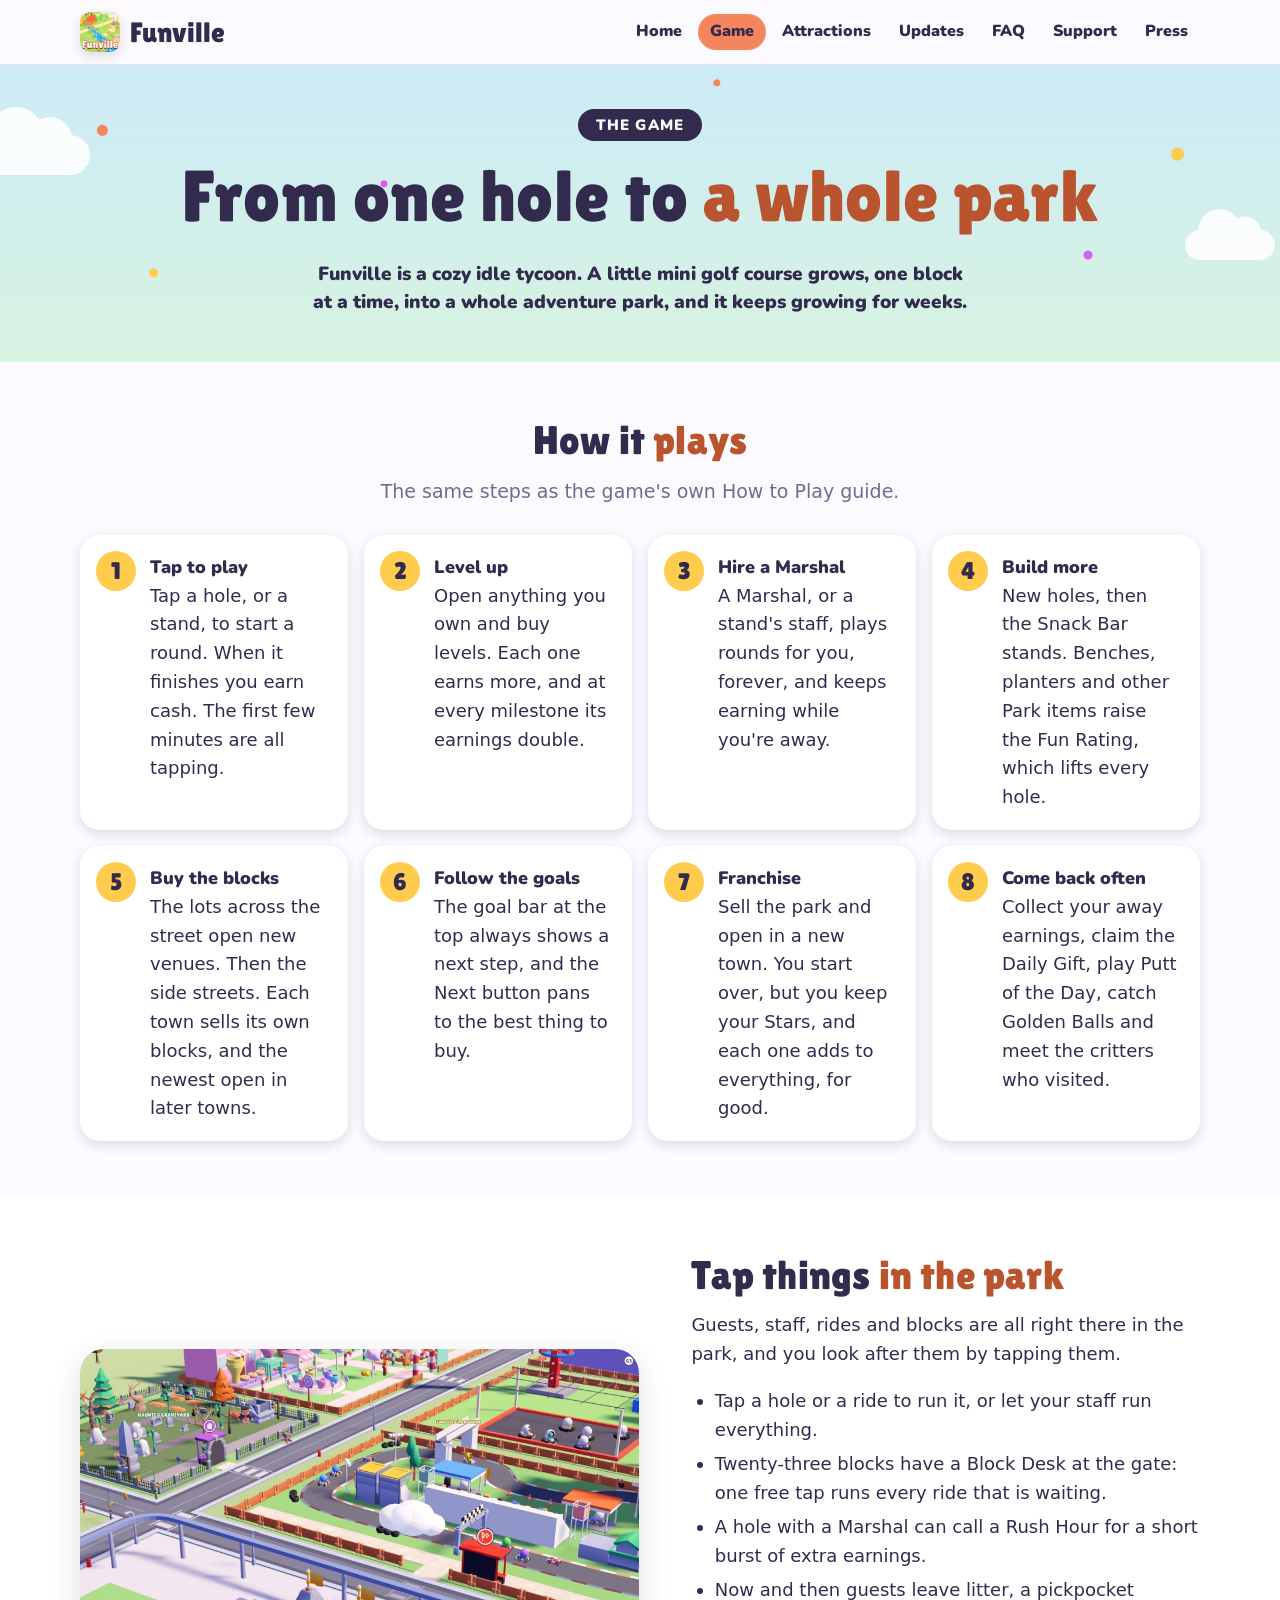
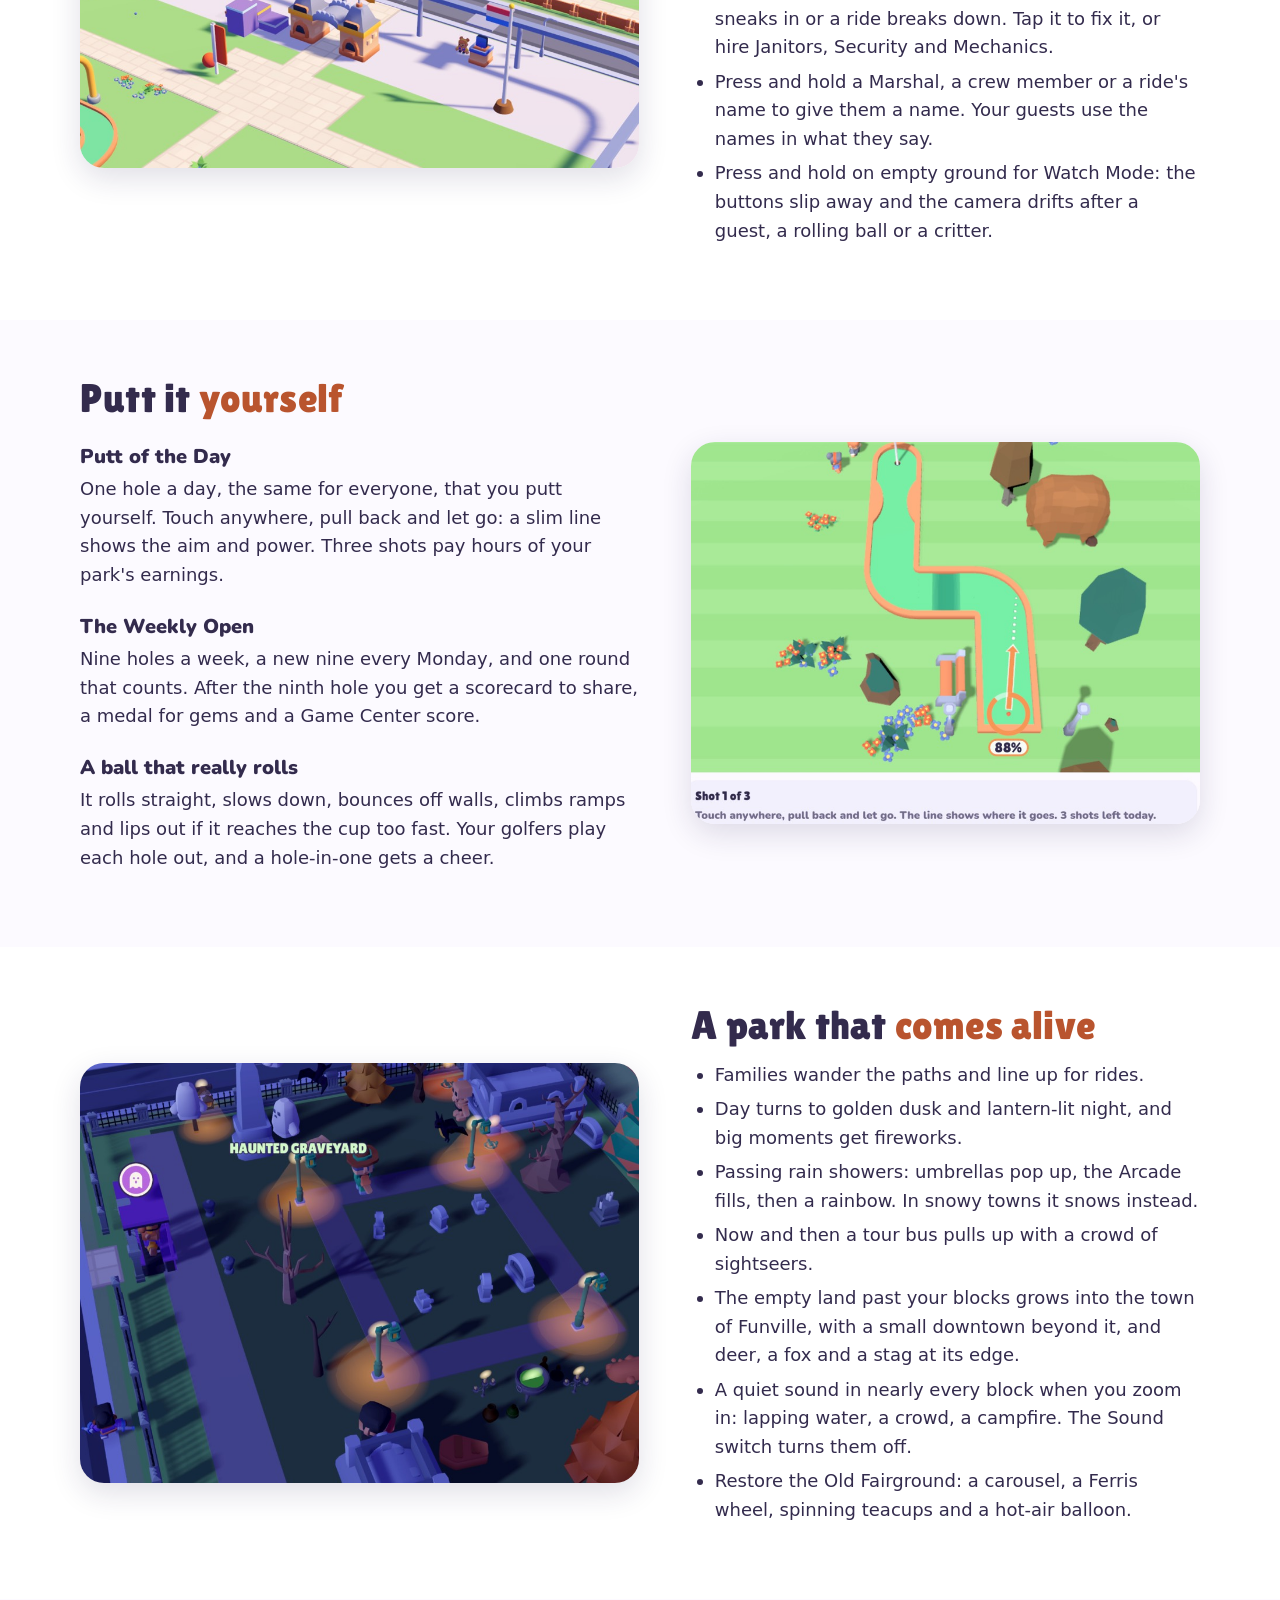
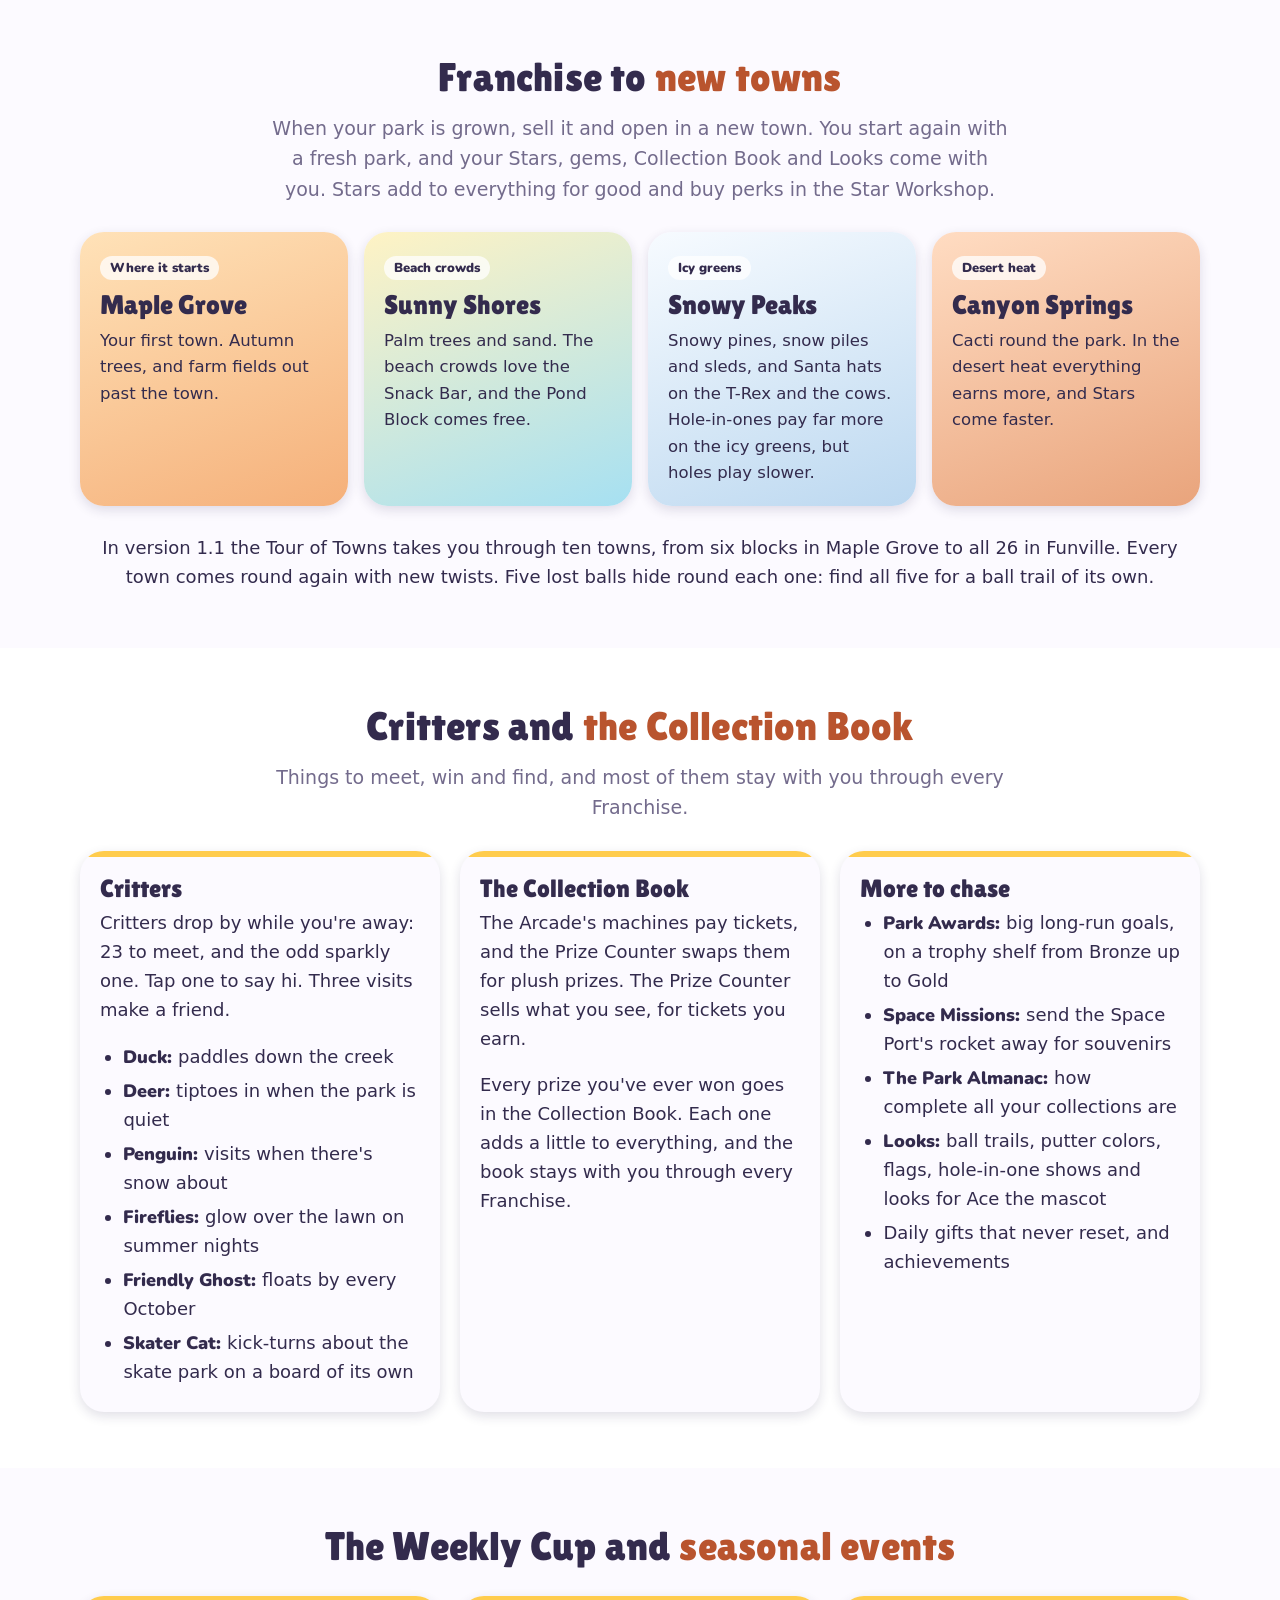
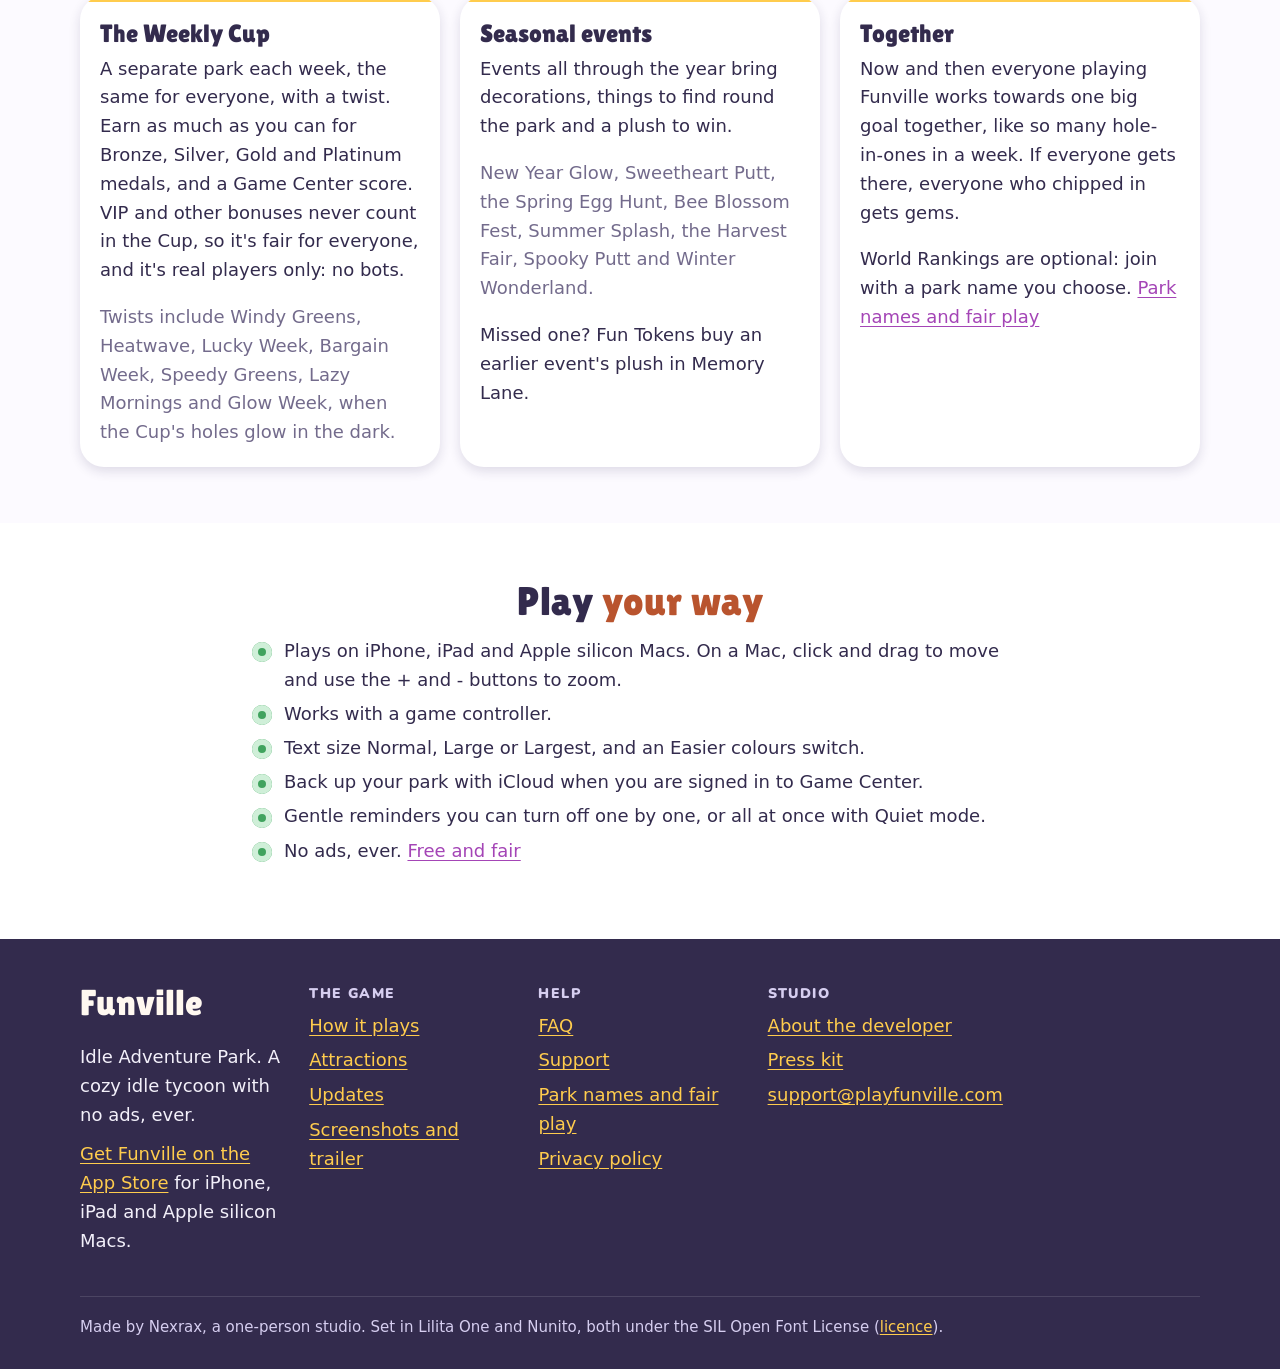
<file: game.html>
<!doctype html>
<html lang="en">
<head>
<meta charset="utf-8">
<meta name="viewport" content="width=device-width, initial-scale=1">
<title>The Game | Funville</title>
<meta name="description" content="How Funville plays: from the first mini golf hole to a whole adventure park, new towns, critters, the Weekly Cup and seasonal events.">
<meta name="theme-color" content="#CDEBF7" media="(prefers-color-scheme: light)">
<meta name="theme-color" content="#1E1A33" media="(prefers-color-scheme: dark)">
<meta property="og:type" content="website">
<meta property="og:site_name" content="Funville">
<meta property="og:title" content="The Game | Funville">
<meta property="og:description" content="How Funville plays: from the first mini golf hole to a whole adventure park, new towns, critters, the Weekly Cup and seasonal events.">
<meta property="og:url" content="https://playfunville.com/game.html">
<meta property="og:image" content="https://playfunville.com/img/keyart.jpg">
<meta property="og:image:width" content="1440">
<meta property="og:image:height" content="810">
<meta property="og:image:alt" content="A grown Funville park from above, with blocks of rides along the streets">
<meta name="twitter:card" content="summary_large_image">
<meta name="twitter:title" content="The Game | Funville">
<meta name="twitter:description" content="How Funville plays: from the first mini golf hole to a whole adventure park, new towns, critters, the Weekly Cup and seasonal events.">
<meta name="twitter:image" content="https://playfunville.com/img/keyart.jpg">
<link rel="icon" href="img/favicon-64.png" type="image/png">
<link rel="icon" href="img/favicon-dark-64.png" type="image/png" media="(prefers-color-scheme: dark)">
<link rel="apple-touch-icon" href="img/apple-touch-icon.png">
<link rel="preload" href="fonts/LilitaOne-Regular.ttf" as="font" type="font/ttf" crossorigin>
<link rel="stylesheet" href="site.css">
<script src="site.js"></script>
</head>
<body>
<a class="skip" href="#main">Skip to content</a>
<header class="site-head">
  <div class="wrap">
    <a class="brand" href="index.html">
      <picture><source srcset="img/icon-dark-128.png" media="(prefers-color-scheme: dark)"><img src="img/icon-128.png" alt="" width="40" height="40"></picture>
      Funville
    </a>
    <button class="nav-toggle" type="button" aria-expanded="false" aria-controls="site-nav">Menu</button>
    <nav class="site-nav" id="site-nav" aria-label="Main">
  <ul>
    <li><a href="index.html">Home</a></li>
    <li><a href="game.html" aria-current="page">Game</a></li>
    <li><a href="attractions.html">Attractions</a></li>
    <li><a href="updates.html">Updates</a></li>
    <li><a href="faq.html">FAQ</a></li>
    <li><a href="support.html">Support</a></li>
    <li><a href="press.html">Press</a></li>
  </ul>
    </nav>
  </div>
</header>
<main id="main">

<div class="sky page-head">
  <span class="cloud c1" aria-hidden="true"></span>
  <span class="cloud c2" aria-hidden="true"></span>
  <div class="wrap">
    <span class="pill">The game</span>
    <h1>From one hole to <span class="pop">a whole park</span></h1>
    <p>Funville is a cozy idle tycoon. A little mini golf course grows, one block at a time, into a whole adventure park, and it keeps growing for weeks.</p>
  </div>
</div>

<section id="grow" aria-labelledby="grow-h">
  <div class="wrap">
    <div class="section-head">
      <h2 id="grow-h">How it <span class="pop">plays</span></h2>
      <p>The same steps as the game's own How to Play guide.</p>
    </div>
    <ol class="steps">
      <li><b>Tap to play</b>Tap a hole, or a stand, to start a round. When it finishes you earn cash. The first few minutes are all tapping.</li>
      <li><b>Level up</b>Open anything you own and buy levels. Each one earns more, and at every milestone its earnings double.</li>
      <li><b>Hire a Marshal</b>A Marshal, or a stand's staff, plays rounds for you, forever, and keeps earning while you're away.</li>
      <li><b>Build more</b>New holes, then the Snack Bar stands. Benches, planters and other Park items raise the Fun Rating, which lifts every hole.</li>
      <li><b>Buy the blocks</b>The lots across the street open new venues. Then the side streets. Each town sells its own blocks, and the newest open in later towns.</li>
      <li><b>Follow the goals</b>The goal bar at the top always shows a next step, and the Next button pans to the best thing to buy.</li>
      <li><b>Franchise</b>Sell the park and open in a new town. You start over, but you keep your Stars, and each one adds to everything, for good.</li>
      <li><b>Come back often</b>Collect your away earnings, claim the Daily Gift, play Putt of the Day, catch Golden Balls and meet the critters who visited.</li>
    </ol>
  </div>
</section>

<section id="tap" class="band" aria-labelledby="tap-h">
  <div class="wrap">
    <div class="feature">
      <img src="img/shots/park-entrance.jpg" width="960" height="720" loading="lazy" alt="The park's entrance gate and monorail, with the go-kart track and the Haunted Graveyard across the street">
      <div>
        <h2 id="tap-h">Tap things <span class="pop">in the park</span></h2>
        <p>Guests, staff, rides and blocks are all right there in the park, and you look after them by tapping them.</p>
        <ul>
          <li>Tap a hole or a ride to run it, or let your staff run everything.</li>
          <li>Twenty-three blocks have a Block Desk at the gate: one free tap runs every ride that is waiting.</li>
          <li>A hole with a Marshal can call a Rush Hour for a short burst of extra earnings.</li>
          <li>Now and then guests leave litter, a pickpocket sneaks in or a ride breaks down. Tap it to fix it, or hire Janitors, Security and Mechanics.</li>
          <li>Press and hold a Marshal, a crew member or a ride's name to give them a name. Your guests use the names in what they say.</li>
          <li>Press and hold on empty ground for Watch Mode: the buttons slip away and the camera drifts after a guest, a rolling ball or a critter.</li>
        </ul>
      </div>
    </div>
  </div>
</section>

<section id="putt" aria-labelledby="putt-h">
  <div class="wrap">
    <div class="feature flip">
      <img src="img/shots/putt-of-the-day.jpg" width="960" height="720" loading="lazy" alt="Putt of the Day: a single green hole seen from above, with an arrow showing the aim and a power reading">
      <div>
        <h2 id="putt-h">Putt it <span class="pop">yourself</span></h2>
        <h3>Putt of the Day</h3>
        <p>One hole a day, the same for everyone, that you putt yourself. Touch anywhere, pull back and let go: a slim line shows the aim and power. Three shots pay hours of your park's earnings.</p>
        <h3>The Weekly Open</h3>
        <p>Nine holes a week, a new nine every Monday, and one round that counts. After the ninth hole you get a scorecard to share, a medal for gems and a Game Center score.</p>
        <h3>A ball that really rolls</h3>
        <p>It rolls straight, slows down, bounces off walls, climbs ramps and lips out if it reaches the cup too fast. Your golfers play each hole out, and a hole-in-one gets a cheer.</p>
      </div>
    </div>
  </div>
</section>

<section id="life" class="band" aria-labelledby="life-h">
  <div class="wrap">
    <div class="feature">
      <img src="img/shots/haunted-graveyard.jpg" width="960" height="720" loading="lazy" alt="The Haunted Graveyard at night: lamps glowing over gravestones, bare trees and a crypt">
      <div>
        <h2 id="life-h">A park that <span class="pop">comes alive</span></h2>
        <ul>
          <li>Families wander the paths and line up for rides.</li>
          <li>Day turns to golden dusk and lantern-lit night, and big moments get fireworks.</li>
          <li>Passing rain showers: umbrellas pop up, the Arcade fills, then a rainbow. In snowy towns it snows instead.</li>
          <li>Now and then a tour bus pulls up with a crowd of sightseers.</li>
          <li>The empty land past your blocks grows into the town of Funville, with a small downtown beyond it, and deer, a fox and a stag at its edge.</li>
          <li>A quiet sound in nearly every block when you zoom in: lapping water, a crowd, a campfire. The Sound switch turns them off.</li>
          <li>Restore the Old Fairground: a carousel, a Ferris wheel, spinning teacups and a hot-air balloon.</li>
        </ul>
      </div>
    </div>
  </div>
</section>

<section id="towns" aria-labelledby="towns-h">
  <div class="wrap">
    <div class="section-head">
      <h2 id="towns-h">Franchise to <span class="pop">new towns</span></h2>
      <p>When your park is grown, sell it and open in a new town. You start again with a fresh park, and your Stars, gems, Collection Book and Looks come with you. Stars add to everything for good and buy perks in the Star Workshop.</p>
    </div>
    <div class="towns">
      <div class="town maple"><span class="tag">Where it starts</span><h3>Maple Grove</h3><p>Your first town. Autumn trees, and farm fields out past the town.</p></div>
      <div class="town sunny"><span class="tag">Beach crowds</span><h3>Sunny Shores</h3><p>Palm trees and sand. The beach crowds love the Snack Bar, and the Pond Block comes free.</p></div>
      <div class="town snowy"><span class="tag">Icy greens</span><h3>Snowy Peaks</h3><p>Snowy pines, snow piles and sleds, and Santa hats on the T-Rex and the cows. Hole-in-ones pay far more on the icy greens, but holes play slower.</p></div>
      <div class="town canyon"><span class="tag">Desert heat</span><h3>Canyon Springs</h3><p>Cacti round the park. In the desert heat everything earns more, and Stars come faster.</p></div>
    </div>
    <p class="more">In version 1.1 the Tour of Towns takes you through ten towns, from six blocks in Maple Grove to all 26 in Funville. Every town comes round again with new twists. Five lost balls hide round each one: find all five for a ball trail of its own.</p>
  </div>
</section>

<section id="collect" class="band" aria-labelledby="collect-h">
  <div class="wrap">
    <div class="section-head">
      <h2 id="collect-h">Critters and <span class="pop">the Collection Book</span></h2>
      <p>Things to meet, win and find, and most of them stay with you through every Franchise.</p>
    </div>
    <div class="grid">
      <div class="card"><div class="body">
        <h3>Critters</h3>
        <p>Critters drop by while you're away: 23 to meet, and the odd sparkly one. Tap one to say hi. Three visits make a friend.</p>
        <ul>
          <li><b>Duck:</b> paddles down the creek</li>
          <li><b>Deer:</b> tiptoes in when the park is quiet</li>
          <li><b>Penguin:</b> visits when there's snow about</li>
          <li><b>Fireflies:</b> glow over the lawn on summer nights</li>
          <li><b>Friendly Ghost:</b> floats by every October</li>
          <li><b>Skater Cat:</b> kick-turns about the skate park on a board of its own</li>
        </ul>
      </div></div>
      <div class="card"><div class="body">
        <h3>The Collection Book</h3>
        <p>The Arcade's machines pay tickets, and the Prize Counter swaps them for plush prizes. The Prize Counter sells what you see, for tickets you earn.</p>
        <p>Every prize you've ever won goes in the Collection Book. Each one adds a little to everything, and the book stays with you through every Franchise.</p>
      </div></div>
      <div class="card"><div class="body">
        <h3>More to chase</h3>
        <ul>
          <li><b>Park Awards:</b> big long-run goals, on a trophy shelf from Bronze up to Gold</li>
          <li><b>Space Missions:</b> send the Space Port's rocket away for souvenirs</li>
          <li><b>The Park Almanac:</b> how complete all your collections are</li>
          <li><b>Looks:</b> ball trails, putter colors, flags, hole-in-one shows and looks for Ace the mascot</li>
          <li>Daily gifts that never reset, and achievements</li>
        </ul>
      </div></div>
    </div>
  </div>
</section>

<section id="cup" aria-labelledby="cup-h">
  <div class="wrap">
    <div class="section-head">
      <h2 id="cup-h">The Weekly Cup and <span class="pop">seasonal events</span></h2>
    </div>
    <div class="grid">
      <div class="card"><div class="body">
        <h3>The Weekly Cup</h3>
        <p>A separate park each week, the same for everyone, with a twist. Earn as much as you can for Bronze, Silver, Gold and Platinum medals, and a Game Center score. VIP and other bonuses never count in the Cup, so it's fair for everyone, and it's real players only: no bots.</p>
        <p class="meta">Twists include Windy Greens, Heatwave, Lucky Week, Bargain Week, Speedy Greens, Lazy Mornings and Glow Week, when the Cup's holes glow in the dark.</p>
      </div></div>
      <div class="card"><div class="body">
        <h3>Seasonal events</h3>
        <p>Events all through the year bring decorations, things to find round the park and a plush to win.</p>
        <p class="meta">New Year Glow, Sweetheart Putt, the Spring Egg Hunt, Bee Blossom Fest, Summer Splash, the Harvest Fair, Spooky Putt and Winter Wonderland.</p>
        <p>Missed one? Fun Tokens buy an earlier event's plush in Memory Lane.</p>
      </div></div>
      <div class="card"><div class="body">
        <h3>Together</h3>
        <p>Now and then everyone playing Funville works towards one big goal together, like so many hole-in-ones in a week. If everyone gets there, everyone who chipped in gets gems.</p>
        <p>World Rankings are optional: join with a park name you choose. <a href="rules.html">Park names and fair play</a></p>
      </div></div>
    </div>
  </div>
</section>

<section id="play" class="band" aria-labelledby="play-h">
  <div class="narrow">
    <h2 id="play-h" class="center">Play <span class="pop">your way</span></h2>
    <ul class="ticks">
      <li>Plays on iPhone, iPad and Apple silicon Macs. On a Mac, click and drag to move and use the + and - buttons to zoom.</li>
      <li>Works with a game controller.</li>
      <li>Text size Normal, Large or Largest, and an Easier colours switch.</li>
      <li>Back up your park with iCloud when you are signed in to Game Center.</li>
      <li>Gentle reminders you can turn off one by one, or all at once with Quiet mode.</li>
      <li>No ads, ever. <a href="index.html#promise">Free and fair</a></li>
    </ul>
  </div>
</section>

</main>
<footer class="site-foot">
  <div class="wrap">
    <div class="foot-grid">
      <div>
        <p class="foot-brand">Funville</p>
        <p>Idle Adventure Park. A cozy idle tycoon with no ads, ever.</p>
        <p><a href="https://apps.apple.com/app/funville-idle-adventure-park/id6816280683">Get Funville on the App Store</a> for iPhone, iPad and Apple silicon Macs.</p>
      </div>
      <nav aria-label="The game">
        <h2>The game</h2>
        <ul>
          <li><a href="game.html">How it plays</a></li>
          <li><a href="attractions.html">Attractions</a></li>
          <li><a href="updates.html">Updates</a></li>
          <li><a href="media.html">Screenshots and trailer</a></li>
        </ul>
      </nav>
      <nav aria-label="Help">
        <h2>Help</h2>
        <ul>
          <li><a href="faq.html">FAQ</a></li>
          <li><a href="support.html">Support</a></li>
          <li><a href="rules.html">Park names and fair play</a></li>
          <li><a href="privacy.html">Privacy policy</a></li>
        </ul>
      </nav>
      <nav aria-label="Studio">
        <h2>Studio</h2>
        <ul>
          <li><a href="about.html">About the developer</a></li>
          <li><a href="press.html">Press kit</a></li>
          <li><a href="mailto:support@playfunville.com">support@playfunville.com</a></li>
        </ul>
      </nav>
    </div>
    <p class="small">Made by Nexrax, a one-person studio. Set in Lilita One and Nunito, both under the SIL Open Font License (<a href="fonts/OFL.txt">licence</a>).</p>
  </div>
</footer>
</body>
</html>
</file>
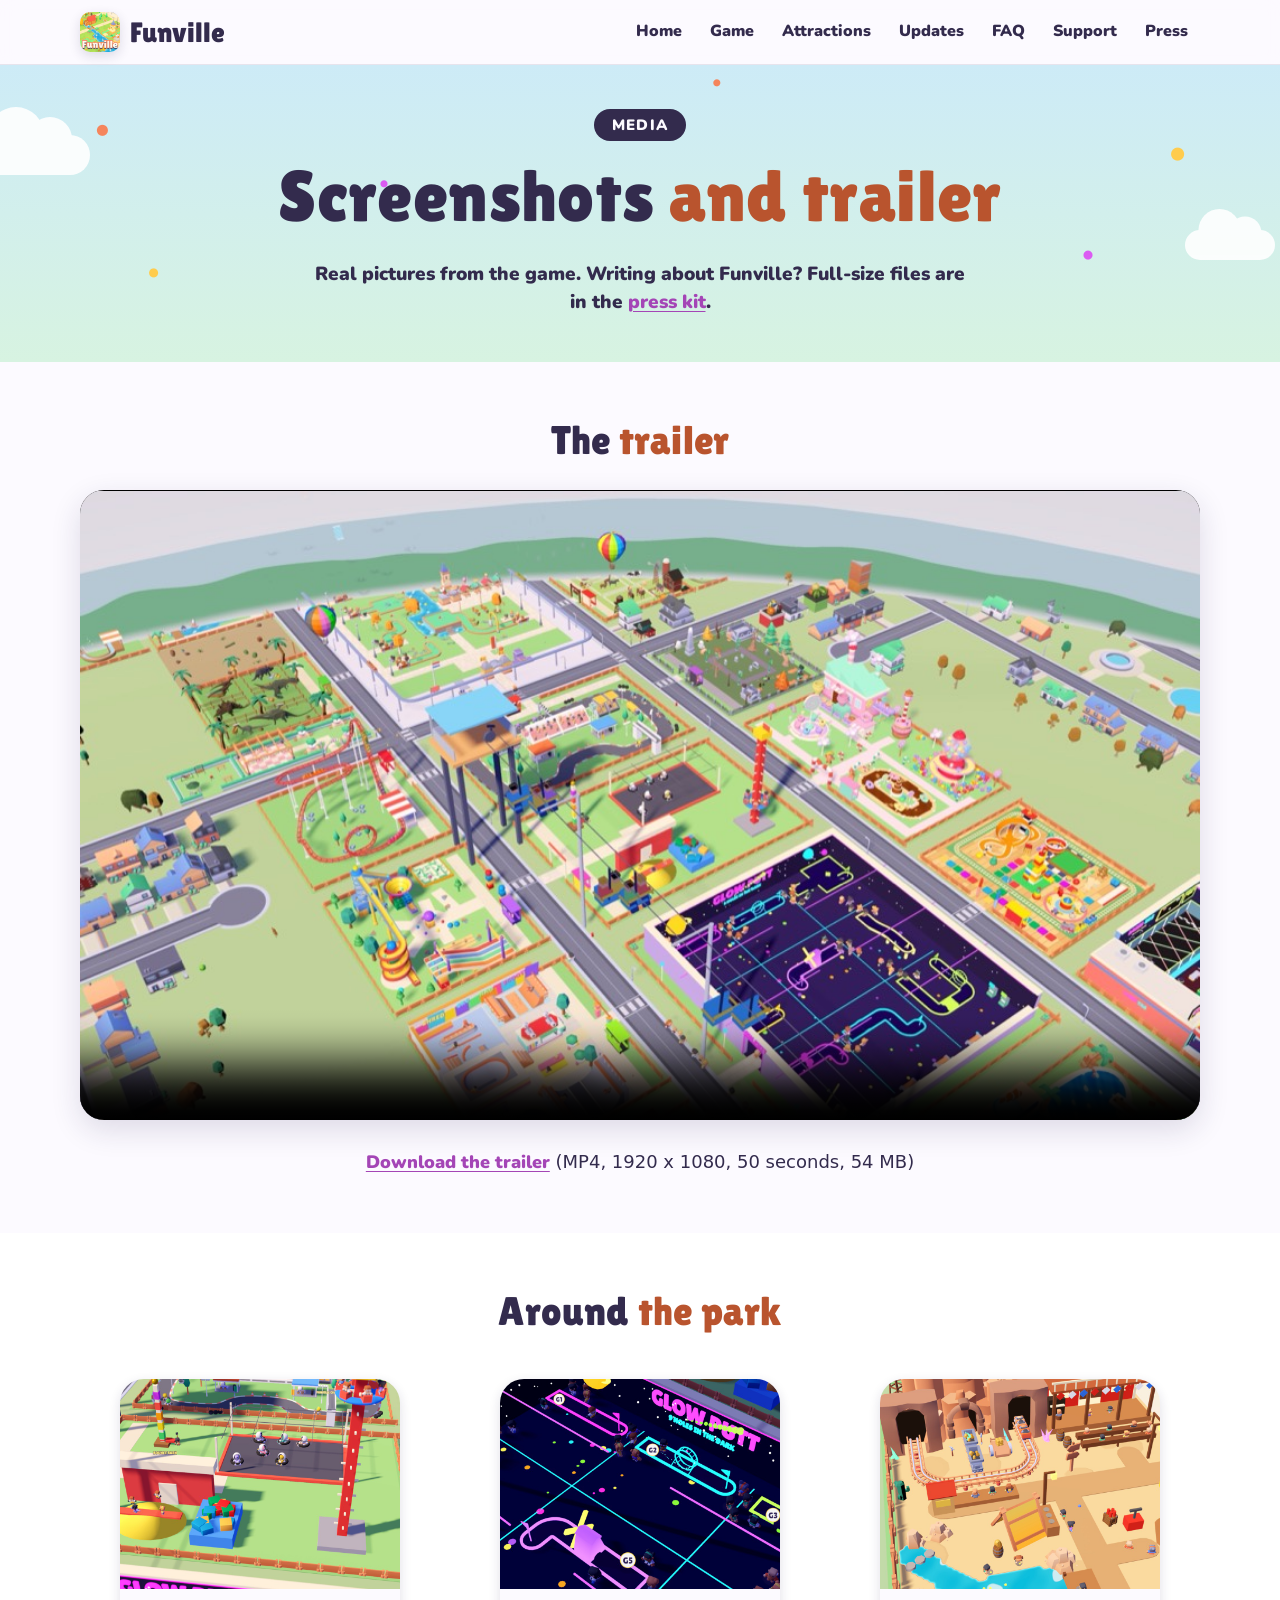
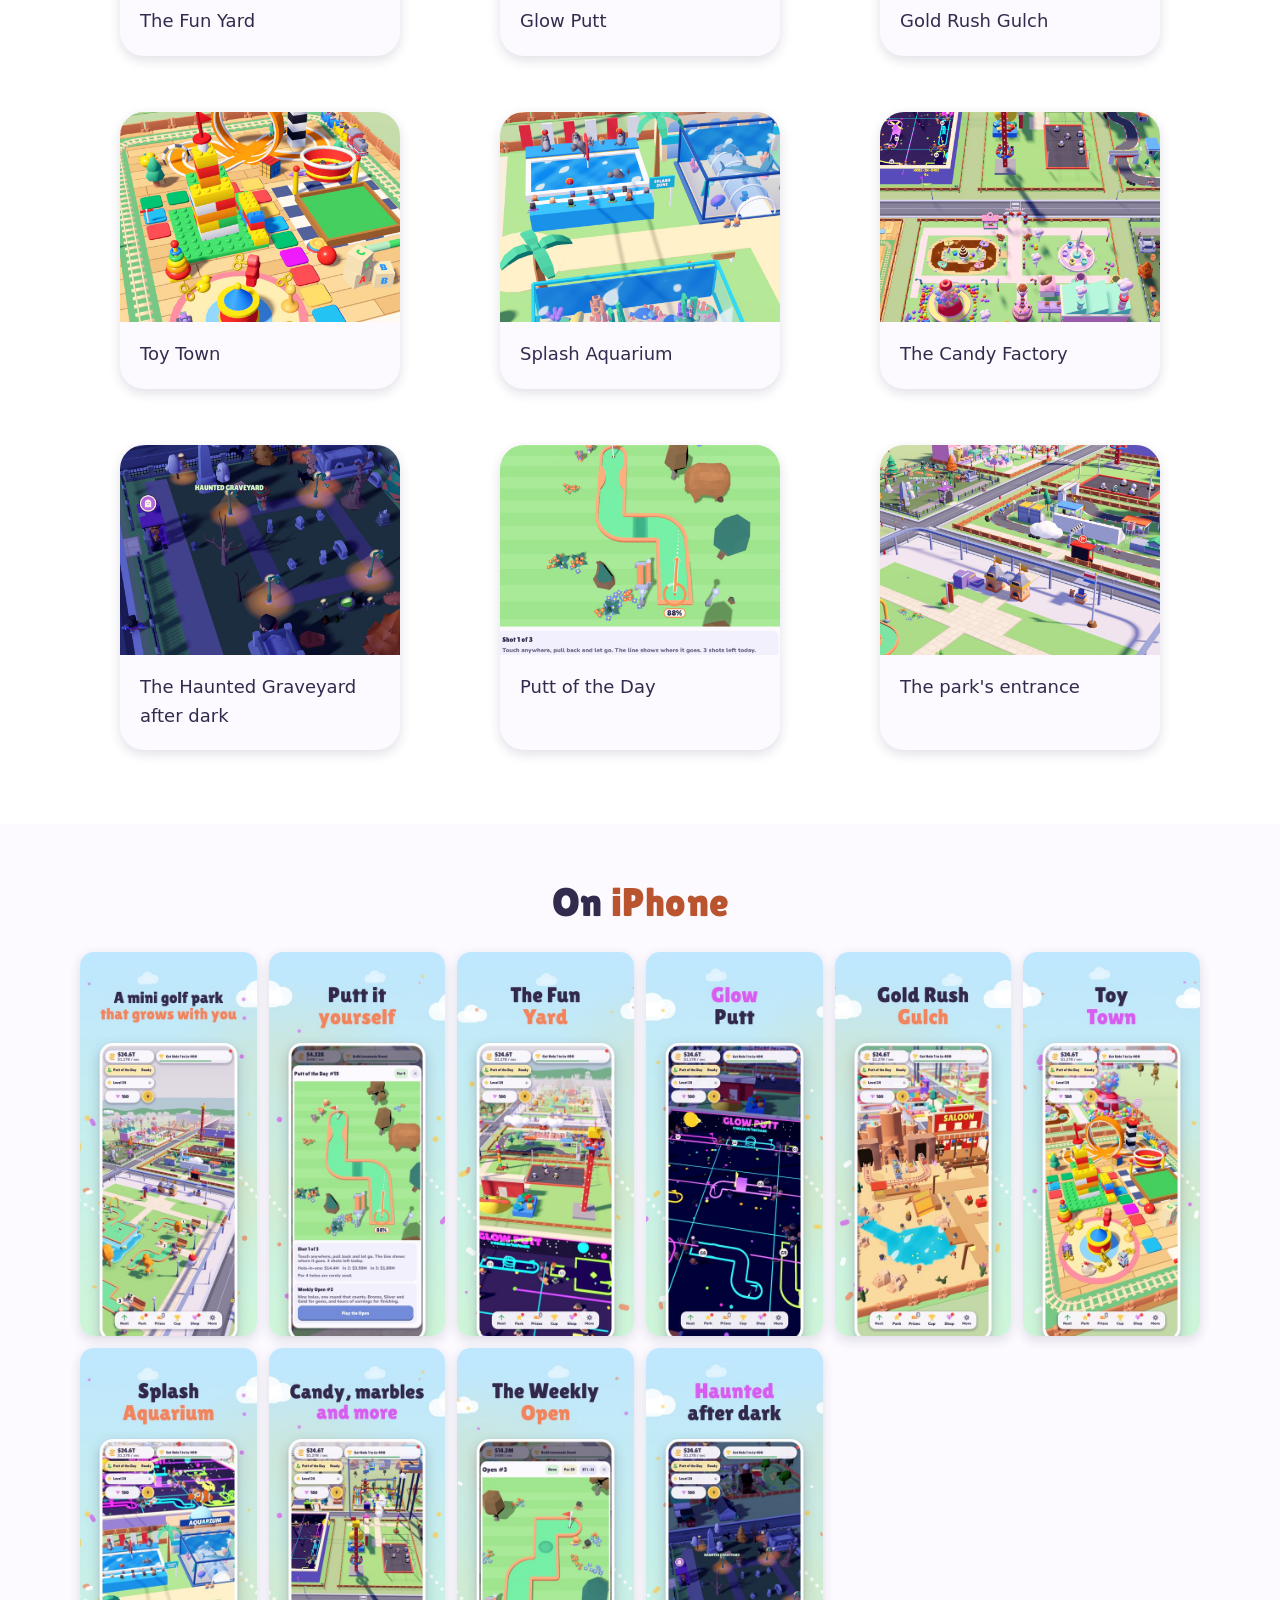
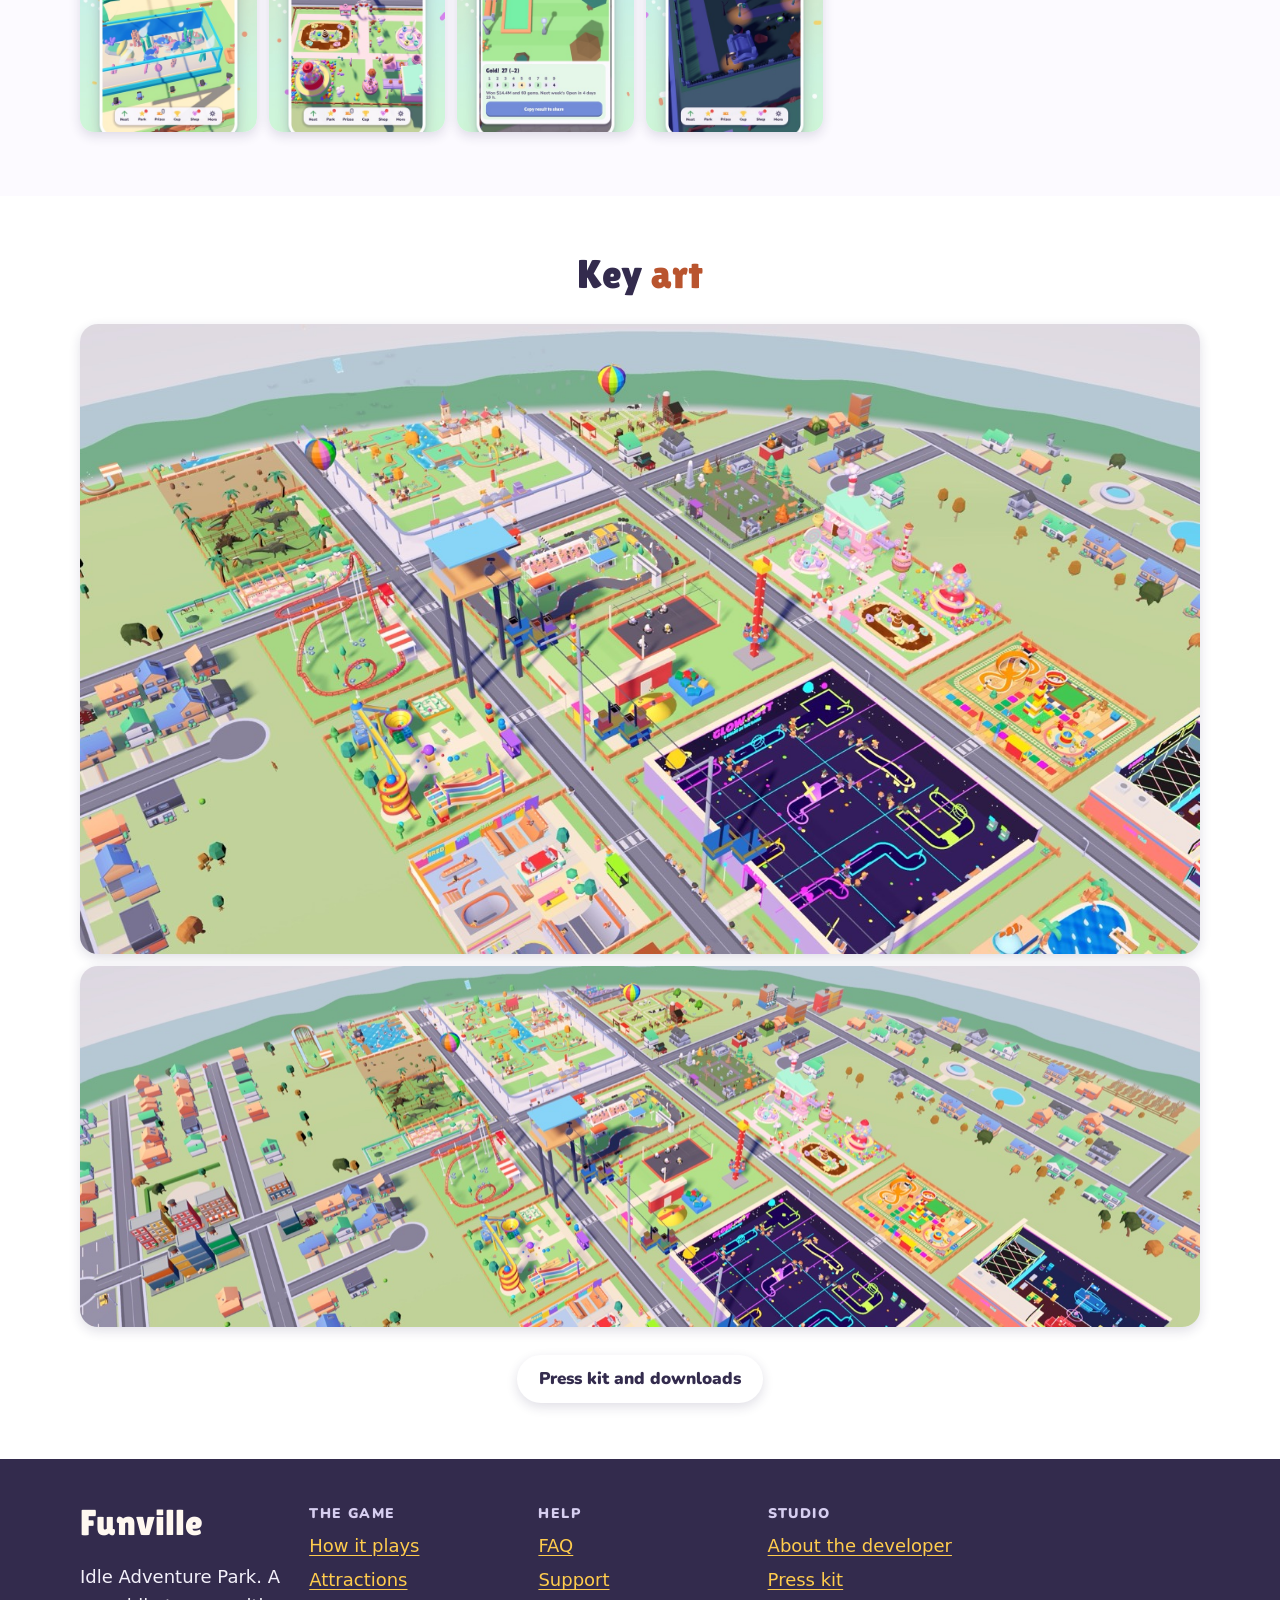
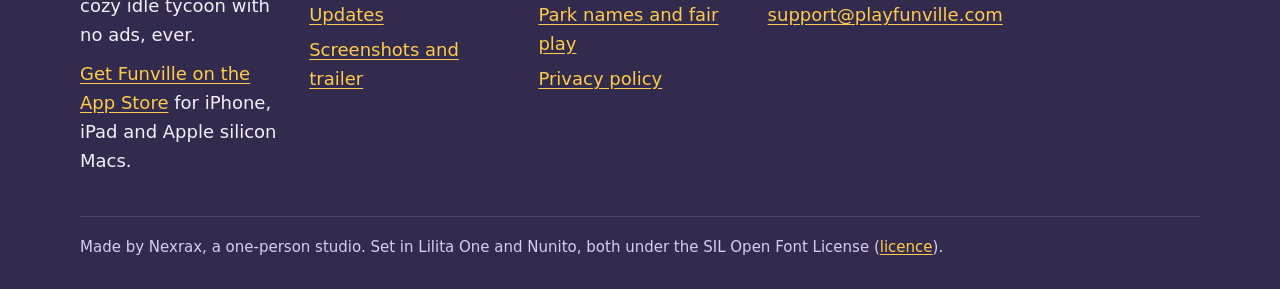
<file: media.html>
<!doctype html>
<html lang="en">
<head>
<meta charset="utf-8">
<meta name="viewport" content="width=device-width, initial-scale=1">
<title>Screenshots and Trailer | Funville</title>
<meta name="description" content="Screenshots and the trailer for Funville, a cozy idle tycoon on iPhone, iPad and Apple silicon Macs.">
<meta name="theme-color" content="#CDEBF7" media="(prefers-color-scheme: light)">
<meta name="theme-color" content="#1E1A33" media="(prefers-color-scheme: dark)">
<meta property="og:type" content="website">
<meta property="og:site_name" content="Funville">
<meta property="og:title" content="Screenshots and Trailer | Funville">
<meta property="og:description" content="Screenshots and the trailer for Funville, a cozy idle tycoon on iPhone, iPad and Apple silicon Macs.">
<meta property="og:url" content="https://playfunville.com/media.html">
<meta property="og:image" content="https://playfunville.com/img/keyart.jpg">
<meta property="og:image:width" content="1440">
<meta property="og:image:height" content="810">
<meta property="og:image:alt" content="A grown Funville park from above, with blocks of rides along the streets">
<meta name="twitter:card" content="summary_large_image">
<meta name="twitter:title" content="Screenshots and Trailer | Funville">
<meta name="twitter:description" content="Screenshots and the trailer for Funville, a cozy idle tycoon on iPhone, iPad and Apple silicon Macs.">
<meta name="twitter:image" content="https://playfunville.com/img/keyart.jpg">
<link rel="icon" href="img/favicon-64.png" type="image/png">
<link rel="icon" href="img/favicon-dark-64.png" type="image/png" media="(prefers-color-scheme: dark)">
<link rel="apple-touch-icon" href="img/apple-touch-icon.png">
<link rel="preload" href="fonts/LilitaOne-Regular.ttf" as="font" type="font/ttf" crossorigin>
<link rel="stylesheet" href="site.css">
<script src="site.js"></script>
</head>
<body>
<a class="skip" href="#main">Skip to content</a>
<header class="site-head">
  <div class="wrap">
    <a class="brand" href="index.html">
      <picture><source srcset="img/icon-dark-128.png" media="(prefers-color-scheme: dark)"><img src="img/icon-128.png" alt="" width="40" height="40"></picture>
      Funville
    </a>
    <button class="nav-toggle" type="button" aria-expanded="false" aria-controls="site-nav">Menu</button>
    <nav class="site-nav" id="site-nav" aria-label="Main">
  <ul>
    <li><a href="index.html">Home</a></li>
    <li><a href="game.html">Game</a></li>
    <li><a href="attractions.html">Attractions</a></li>
    <li><a href="updates.html">Updates</a></li>
    <li><a href="faq.html">FAQ</a></li>
    <li><a href="support.html">Support</a></li>
    <li><a href="press.html">Press</a></li>
  </ul>
    </nav>
  </div>
</header>
<main id="main">

<div class="sky page-head">
  <span class="cloud c1" aria-hidden="true"></span>
  <span class="cloud c2" aria-hidden="true"></span>
  <div class="wrap">
    <span class="pill">Media</span>
    <h1>Screenshots <span class="pop">and trailer</span></h1>
    <p>Real pictures from the game. Writing about Funville? Full-size files are in the <a href="press.html">press kit</a>.</p>
  </div>
</div>

<section id="trailer" aria-labelledby="trailer-h">
  <div class="wrap">
    <div class="section-head"><h2 id="trailer-h">The <span class="pop">trailer</span></h2></div>
    <div class="video">
      <video controls preload="none" playsinline poster="img/hero-1000.jpg" src="press/funville_trailer.mp4" aria-label="Funville trailer, 50 seconds"></video>
    </div>
    <p class="more"><a class="dl" href="press/funville_trailer.mp4" download>Download the trailer</a> (MP4, 1920 x 1080, 50 seconds, 54 MB)</p>
  </div>
</section>

<section class="band" aria-labelledby="park-h">
  <div class="wrap">
    <div class="section-head"><h2 id="park-h">Around <span class="pop">the park</span></h2></div>
    <div class="grid">
      <figure class="card"><img src="img/shots/fun-yard.jpg" width="960" height="720" loading="lazy" alt="The Fun Yard: bumper cars on a dark floor, a tall red drop tower, a red barn and a bouncy castle"><figcaption class="body">The Fun Yard</figcaption></figure>
      <figure class="card"><img src="img/shots/glow-putt.jpg" width="960" height="720" loading="lazy" alt="Glow Putt: neon holes on a dark floor, a glowing loop-the-loop and a windmill, with golfers between them"><figcaption class="body">Glow Putt</figcaption></figure>
      <figure class="card"><img src="img/shots/gold-rush-gulch.jpg" width="960" height="720" loading="lazy" alt="Gold Rush Gulch: a mine train on wooden tracks, a saloon and a blue panning creek"><figcaption class="body">Gold Rush Gulch</figcaption></figure>
      <figure class="card"><img src="img/shots/toy-town.jpg" width="960" height="720" loading="lazy" alt="Toy Town: a tower of toy bricks, a toy train, letter blocks and a giant board-game floor"><figcaption class="body">Toy Town</figcaption></figure>
      <figure class="card"><img src="img/shots/splash-aquarium.jpg" width="960" height="720" loading="lazy" alt="Splash Aquarium: seals in a show pool, a glass shark tunnel and a reef tank"><figcaption class="body">Splash Aquarium</figcaption></figure>
      <figure class="card"><img src="img/shots/candy-factory.jpg" width="960" height="720" loading="lazy" alt="The Candy Factory from above, across the street from Glow Putt and the Fun Yard: a chocolate river with boats, a giant gumball machine, a cupcake tower and a lollipop ride"><figcaption class="body">The Candy Factory</figcaption></figure>
      <figure class="card"><img src="img/shots/haunted-graveyard.jpg" width="960" height="720" loading="lazy" alt="The Haunted Graveyard at night: lamps glowing over gravestones, bare trees and a crypt"><figcaption class="body">The Haunted Graveyard after dark</figcaption></figure>
      <figure class="card"><img src="img/shots/putt-of-the-day.jpg" width="960" height="720" loading="lazy" alt="Putt of the Day: a single green hole seen from above, with an arrow showing the aim and a power reading"><figcaption class="body">Putt of the Day</figcaption></figure>
      <figure class="card"><img src="img/shots/park-entrance.jpg" width="960" height="720" loading="lazy" alt="The park's entrance gate and monorail, with the go-kart track and the Haunted Graveyard across the street"><figcaption class="body">The park's entrance</figcaption></figure>
    </div>
  </div>
</section>

<section aria-labelledby="phone-h">
  <div class="wrap">
    <div class="section-head"><h2 id="phone-h">On <span class="pop">iPhone</span></h2></div>
    <div class="shots">
      <figure><img src="img/store/shot-01.jpg" width="416" height="904" loading="lazy" alt="A mini golf park that grows with you: the course in front, the town and the blocks beyond"></figure>
      <figure><img src="img/store/shot-02.jpg" width="416" height="904" loading="lazy" alt="Putt of the Day: pull back and let go to putt a hole by hand"></figure>
      <figure><img src="img/store/shot-03.jpg" width="416" height="904" loading="lazy" alt="The Fun Yard: a drop tower, bumper cars and a Bounce Barn"></figure>
      <figure><img src="img/store/shot-04.jpg" width="416" height="904" loading="lazy" alt="Glow Putt: a blacklight hall with neon rails and glowing holes"></figure>
      <figure><img src="img/store/shot-05.jpg" width="416" height="904" loading="lazy" alt="Gold Rush Gulch: a mine train, a saloon and a panning creek"></figure>
      <figure><img src="img/store/shot-06.jpg" width="416" height="904" loading="lazy" alt="Toy Town: a toy railway, a brick builder and a giant playroom"></figure>
      <figure><img src="img/store/shot-07.jpg" width="416" height="904" loading="lazy" alt="Splash Aquarium: open-air tanks and a fish show"></figure>
      <figure><img src="img/store/shot-08.jpg" width="416" height="904" loading="lazy" alt="The Candy Factory and Marble Mania, seen from above"></figure>
      <figure><img src="img/store/shot-09.jpg" width="416" height="904" loading="lazy" alt="The Weekly Open: the finished scorecard"></figure>
      <figure><img src="img/store/shot-10.jpg" width="416" height="904" loading="lazy" alt="The Haunted Graveyard after dark"></figure>
    </div>
  </div>
</section>

<section class="band" aria-labelledby="art-h">
  <div class="wrap">
    <div class="section-head"><h2 id="art-h">Key <span class="pop">art</span></h2></div>
    <img class="wide" src="img/keyart.jpg" width="1440" height="810" loading="lazy" alt="A grown Funville park from above: blocks of rides along the streets, a roller coaster, a dinosaur jungle, a Glow Putt hall under blacklight and the town's houses all around">
    <img class="wide" src="press/banner.jpg" loading="lazy" alt="Funville banner: the whole park and town from above, from the Glow Putt hall to the roller coaster">
    <p class="more"><a class="btn plain" href="press.html">Press kit and downloads</a></p>
  </div>
</section>

</main>
<footer class="site-foot">
  <div class="wrap">
    <div class="foot-grid">
      <div>
        <p class="foot-brand">Funville</p>
        <p>Idle Adventure Park. A cozy idle tycoon with no ads, ever.</p>
        <p><a href="https://apps.apple.com/app/funville-idle-adventure-park/id6816280683">Get Funville on the App Store</a> for iPhone, iPad and Apple silicon Macs.</p>
      </div>
      <nav aria-label="The game">
        <h2>The game</h2>
        <ul>
          <li><a href="game.html">How it plays</a></li>
          <li><a href="attractions.html">Attractions</a></li>
          <li><a href="updates.html">Updates</a></li>
          <li><a href="media.html">Screenshots and trailer</a></li>
        </ul>
      </nav>
      <nav aria-label="Help">
        <h2>Help</h2>
        <ul>
          <li><a href="faq.html">FAQ</a></li>
          <li><a href="support.html">Support</a></li>
          <li><a href="rules.html">Park names and fair play</a></li>
          <li><a href="privacy.html">Privacy policy</a></li>
        </ul>
      </nav>
      <nav aria-label="Studio">
        <h2>Studio</h2>
        <ul>
          <li><a href="about.html">About the developer</a></li>
          <li><a href="press.html">Press kit</a></li>
          <li><a href="mailto:support@playfunville.com">support@playfunville.com</a></li>
        </ul>
      </nav>
    </div>
    <p class="small">Made by Nexrax, a one-person studio. Set in Lilita One and Nunito, both under the SIL Open Font License (<a href="fonts/OFL.txt">licence</a>).</p>
  </div>
</footer>
</body>
</html>
</file>
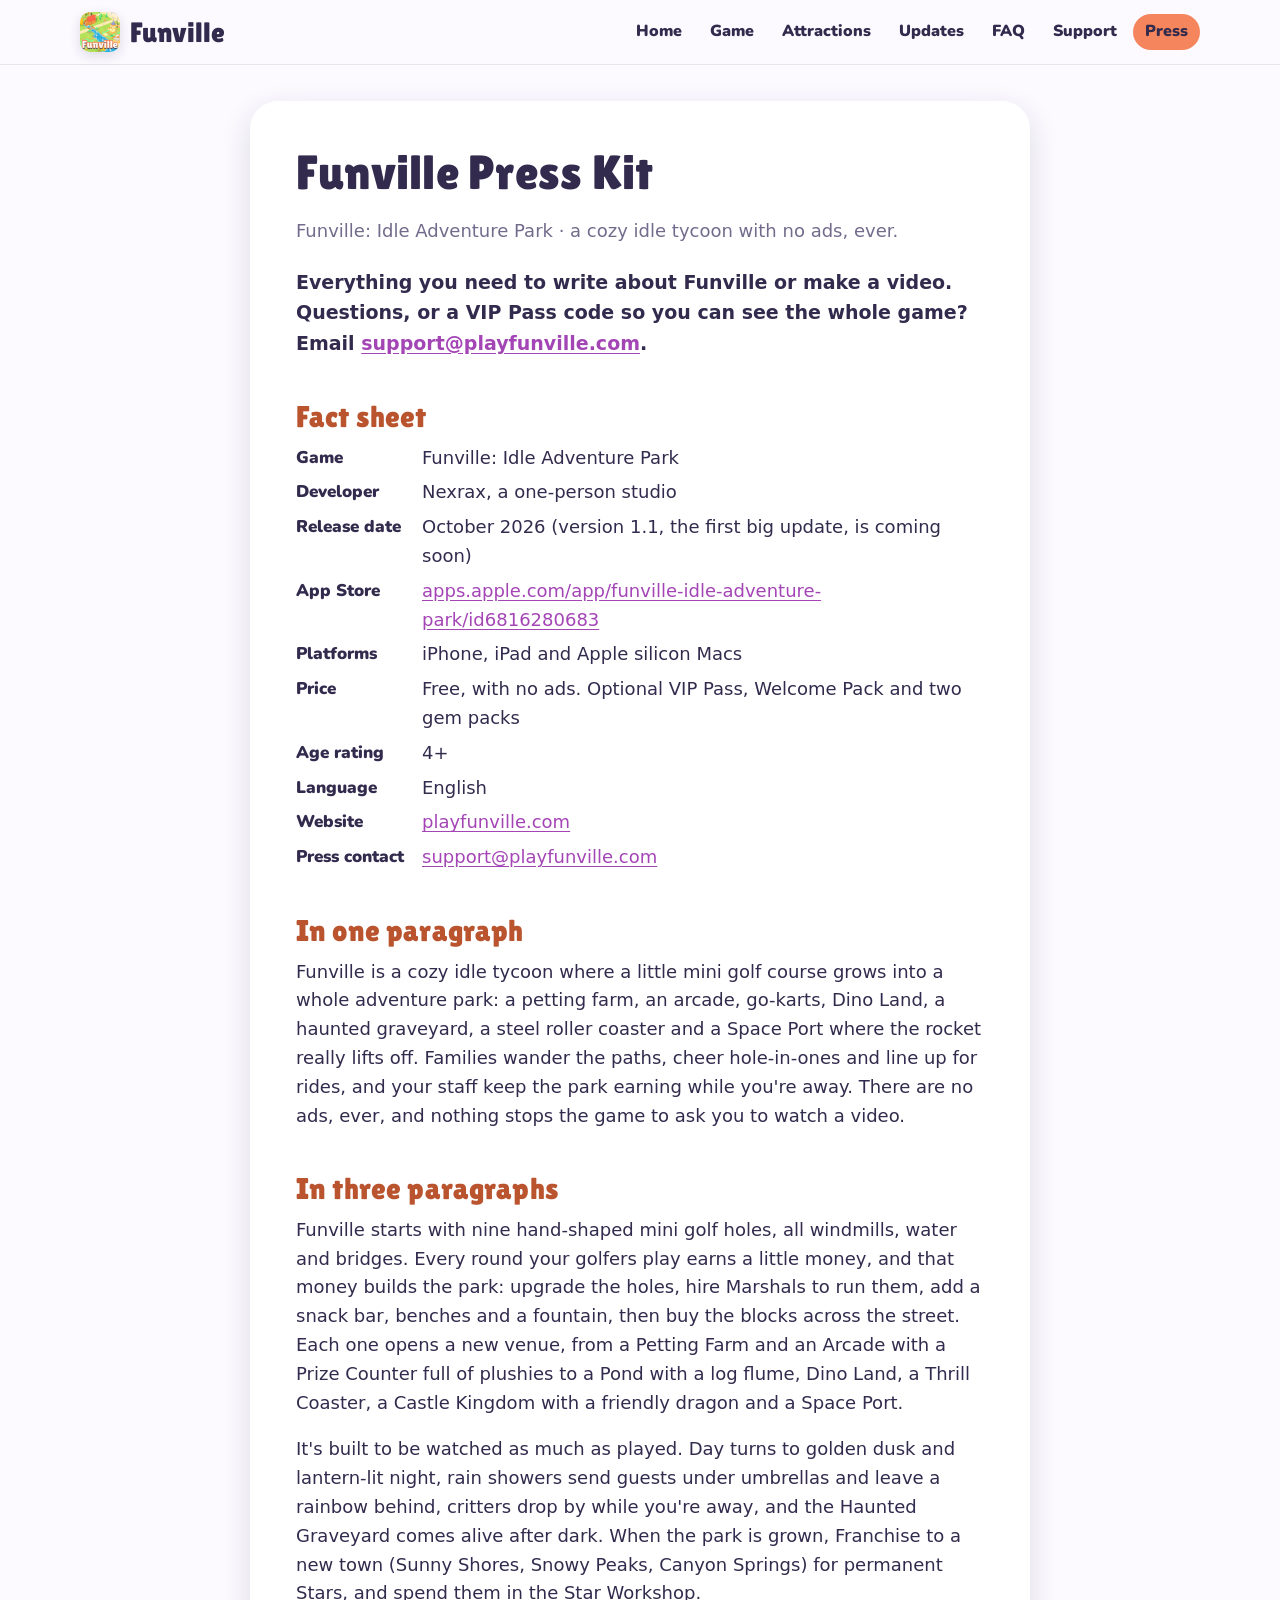
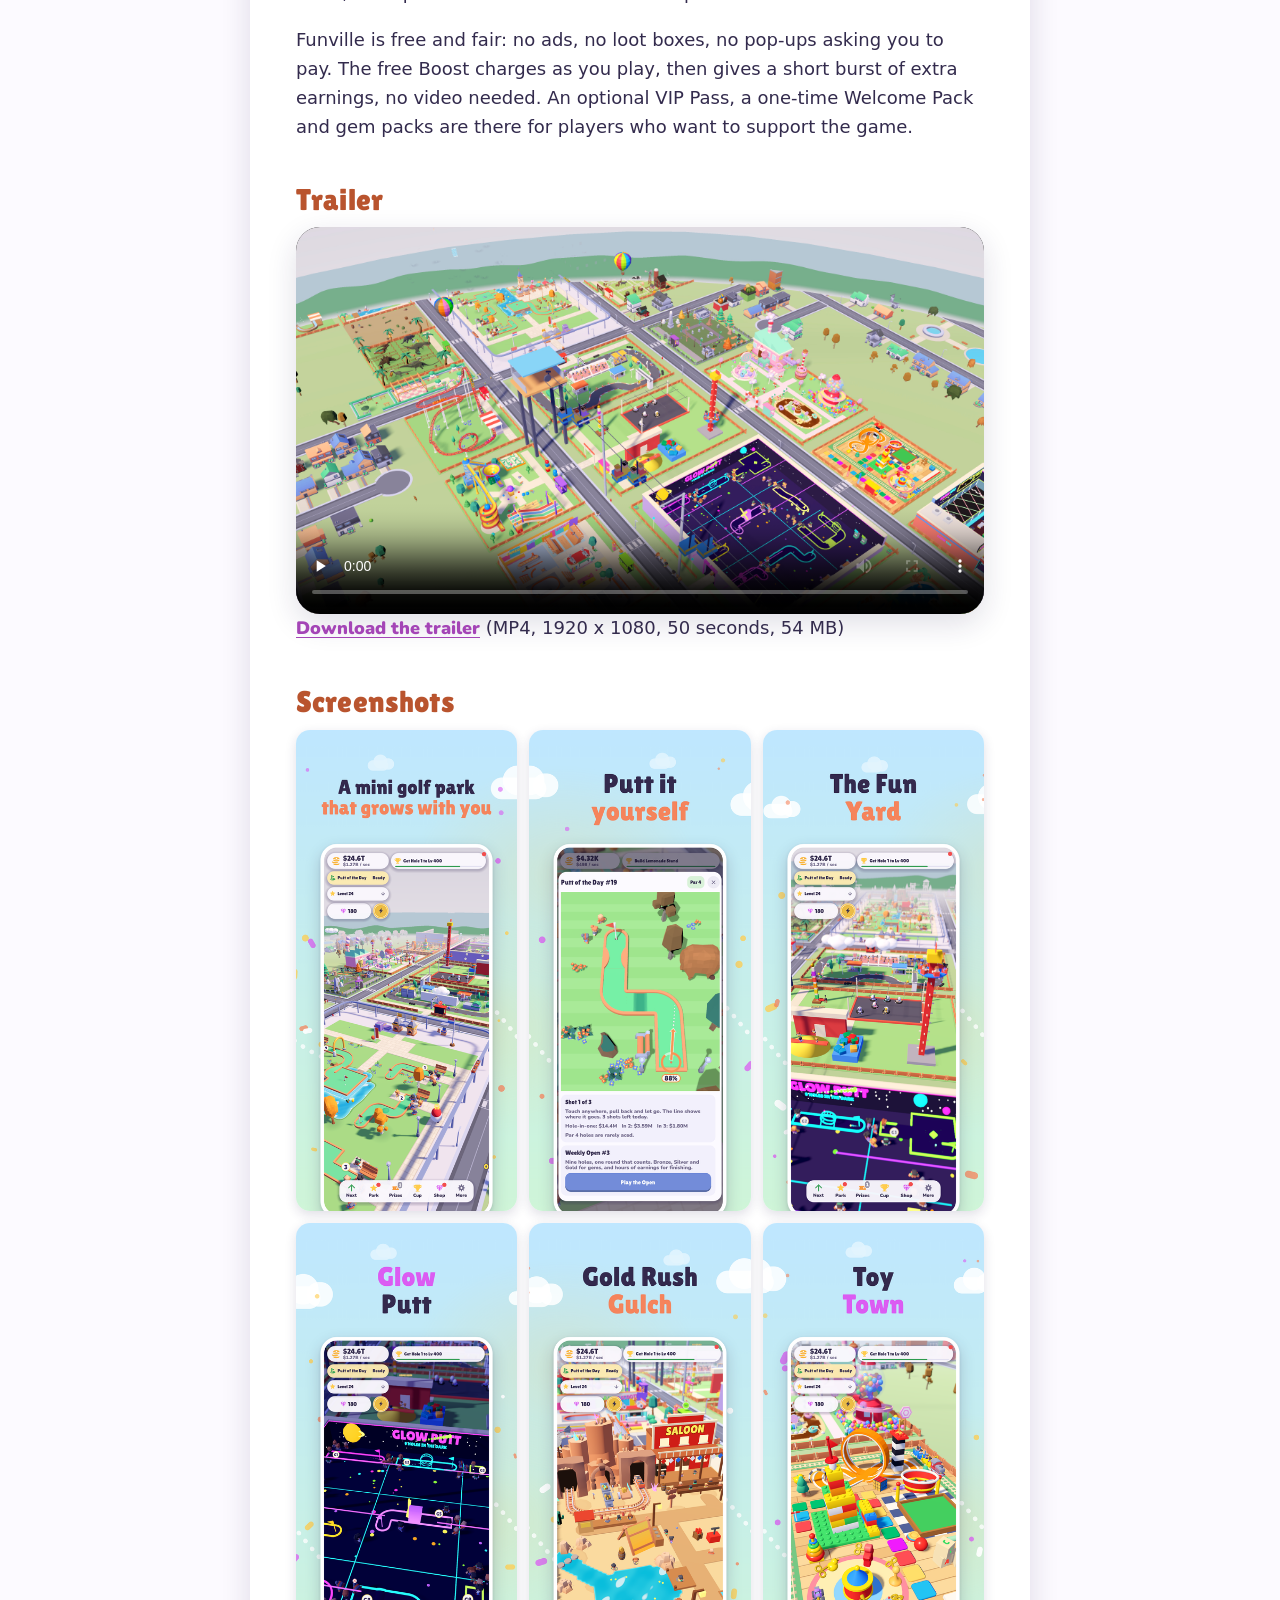
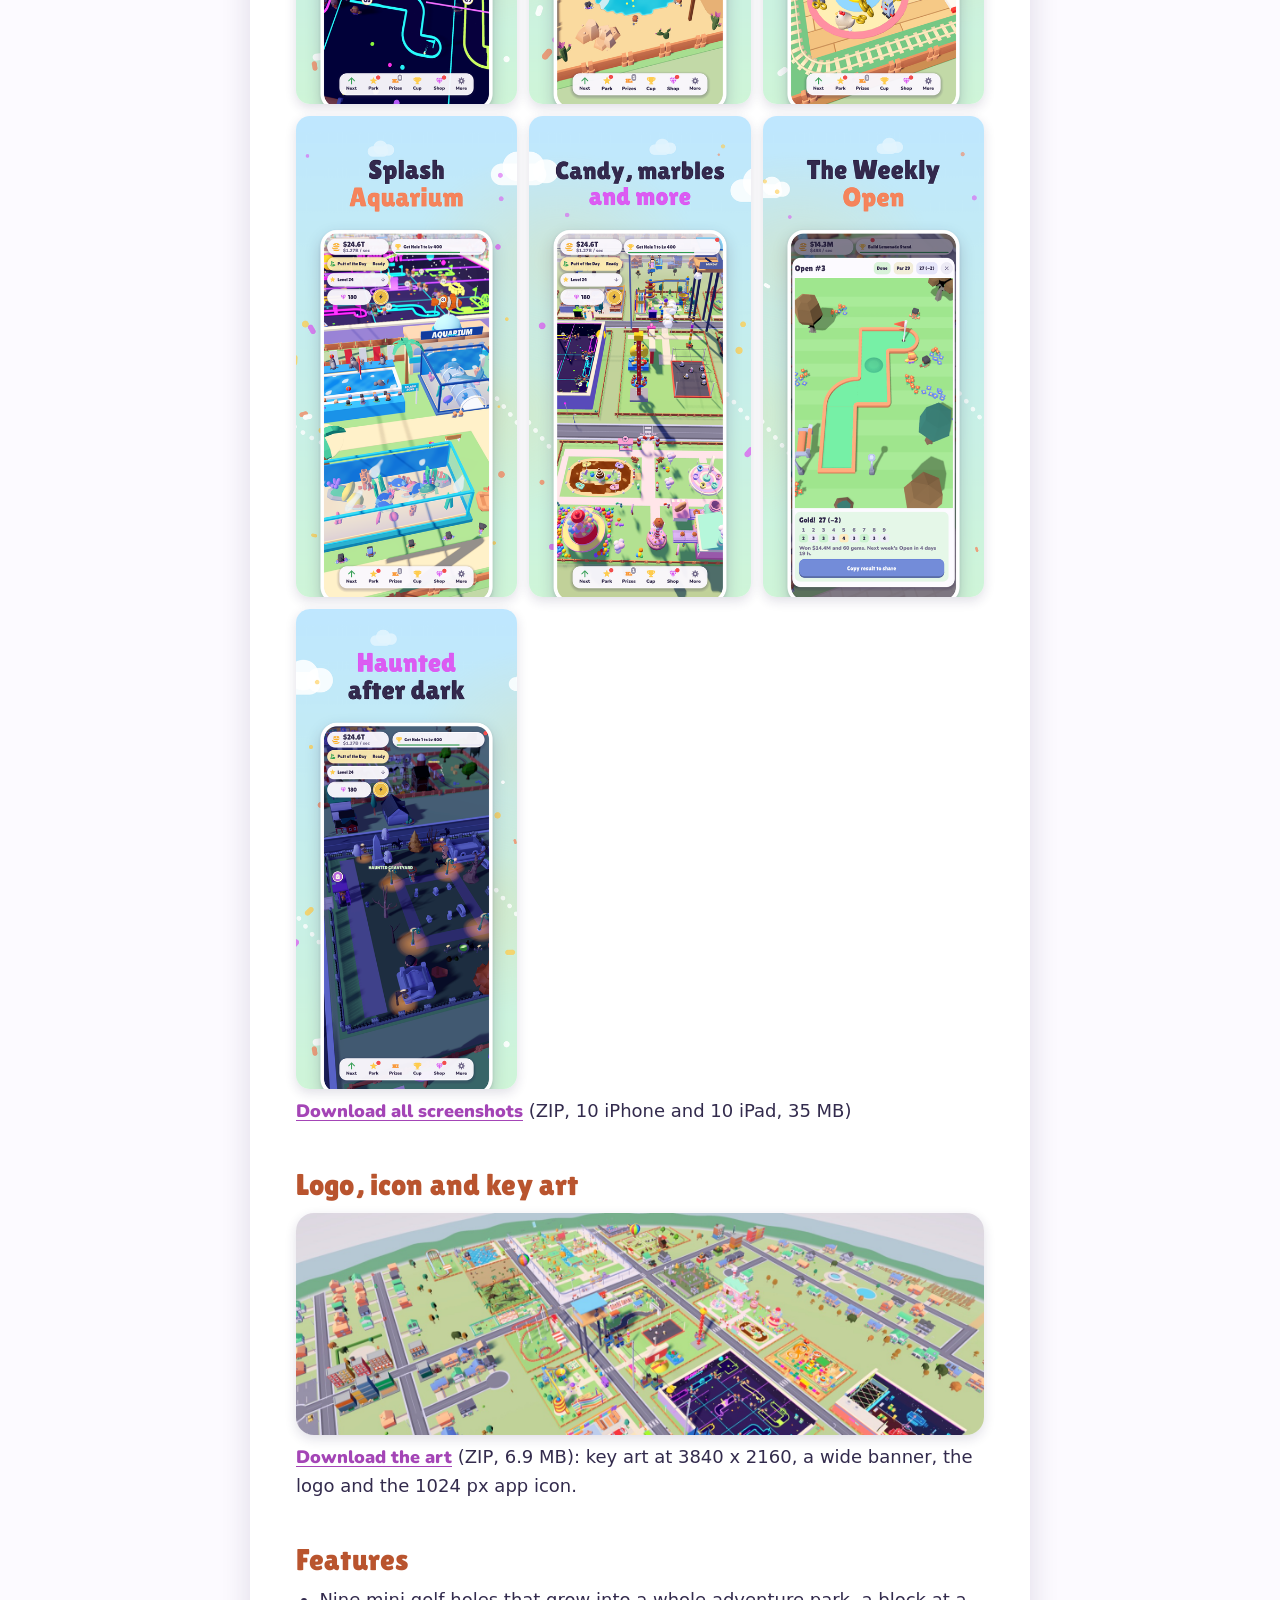
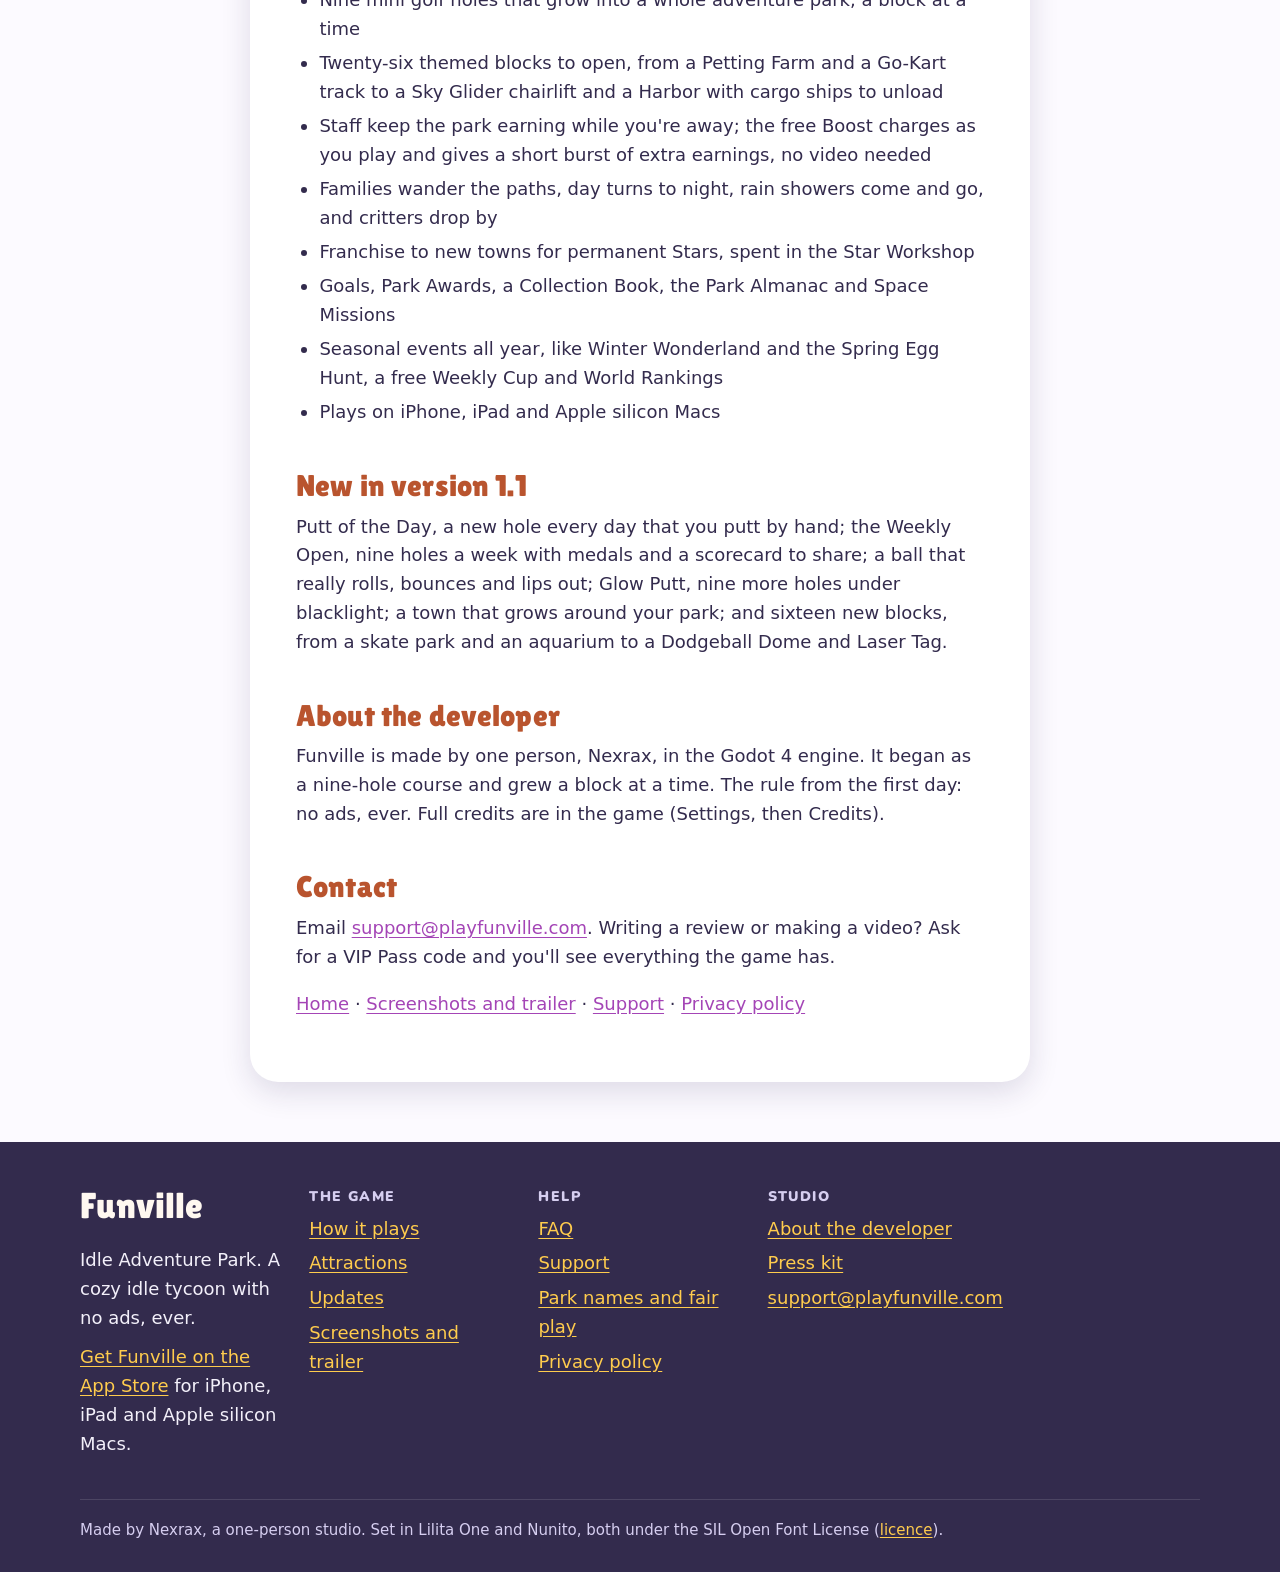
<file: press.html>
<!doctype html>
<html lang="en">
<head>
<meta charset="utf-8">
<meta name="viewport" content="width=device-width, initial-scale=1">
<title>Funville Press Kit</title>
<meta name="description" content="Funville press kit: fact sheet, descriptions, trailer, screenshots, logo, icon and key art.">
<meta name="theme-color" content="#CDEBF7" media="(prefers-color-scheme: light)">
<meta name="theme-color" content="#1E1A33" media="(prefers-color-scheme: dark)">
<meta property="og:type" content="website">
<meta property="og:site_name" content="Funville">
<meta property="og:title" content="Funville Press Kit">
<meta property="og:description" content="Funville press kit: fact sheet, descriptions, trailer, screenshots, logo, icon and key art.">
<meta property="og:url" content="https://playfunville.com/press.html">
<meta property="og:image" content="https://playfunville.com/img/keyart.jpg">
<meta property="og:image:width" content="1440">
<meta property="og:image:height" content="810">
<meta property="og:image:alt" content="A grown Funville park from above, with blocks of rides along the streets">
<meta name="twitter:card" content="summary_large_image">
<meta name="twitter:title" content="Funville Press Kit">
<meta name="twitter:description" content="Funville press kit: fact sheet, descriptions, trailer, screenshots, logo, icon and key art.">
<meta name="twitter:image" content="https://playfunville.com/img/keyart.jpg">
<link rel="icon" href="img/favicon-64.png" type="image/png">
<link rel="icon" href="img/favicon-dark-64.png" type="image/png" media="(prefers-color-scheme: dark)">
<link rel="apple-touch-icon" href="img/apple-touch-icon.png">
<link rel="preload" href="fonts/LilitaOne-Regular.ttf" as="font" type="font/ttf" crossorigin>
<link rel="stylesheet" href="site.css">
<script src="site.js"></script>
</head>
<body>
<a class="skip" href="#main">Skip to content</a>
<header class="site-head">
  <div class="wrap">
    <a class="brand" href="index.html">
      <picture><source srcset="img/icon-dark-128.png" media="(prefers-color-scheme: dark)"><img src="img/icon-128.png" alt="" width="40" height="40"></picture>
      Funville
    </a>
    <button class="nav-toggle" type="button" aria-expanded="false" aria-controls="site-nav">Menu</button>
    <nav class="site-nav" id="site-nav" aria-label="Main">
  <ul>
    <li><a href="index.html">Home</a></li>
    <li><a href="game.html">Game</a></li>
    <li><a href="attractions.html">Attractions</a></li>
    <li><a href="updates.html">Updates</a></li>
    <li><a href="faq.html">FAQ</a></li>
    <li><a href="support.html">Support</a></li>
    <li><a href="press.html" aria-current="page">Press</a></li>
  </ul>
    </nav>
  </div>
</header>
<main id="main" class="doc-page">
<div class="narrow">
<article class="doc">
<h1>Funville Press Kit</h1>
<p class="meta">Funville: Idle Adventure Park · a cozy idle tycoon with no ads, ever.</p>

<p class="lead">Everything you need to write about Funville or make a video. Questions, or a VIP Pass code so you can see the whole game? Email <a href="mailto:support@playfunville.com">support@playfunville.com</a>.</p>

<h2>Fact sheet</h2>
<dl class="facts">
  <dt>Game</dt><dd>Funville: Idle Adventure Park</dd>
  <dt>Developer</dt><dd>Nexrax, a one-person studio</dd>
  <dt>Release date</dt><dd>October 2026 (version 1.1, the first big update, is coming soon)</dd>
  <dt>App Store</dt><dd><a href="https://apps.apple.com/app/funville-idle-adventure-park/id6816280683">apps.apple.com/app/funville-idle-adventure-park/id6816280683</a></dd>
  <dt>Platforms</dt><dd>iPhone, iPad and Apple silicon Macs</dd>
  <dt>Price</dt><dd>Free, with no ads. Optional VIP Pass, Welcome Pack and two gem packs</dd>
  <dt>Age rating</dt><dd>4+</dd>
  <dt>Language</dt><dd>English</dd>
  <dt>Website</dt><dd><a href="https://playfunville.com/">playfunville.com</a></dd>
  <dt>Press contact</dt><dd><a href="mailto:support@playfunville.com">support@playfunville.com</a></dd>
</dl>

<h2>In one paragraph</h2>
<p>Funville is a cozy idle tycoon where a little mini golf course grows into a whole adventure park: a petting farm, an arcade, go-karts, Dino Land, a haunted graveyard, a steel roller coaster and a Space Port where the rocket really lifts off. Families wander the paths, cheer hole-in-ones and line up for rides, and your staff keep the park earning while you're away. There are no ads, ever, and nothing stops the game to ask you to watch a video.</p>

<h2>In three paragraphs</h2>
<p>Funville starts with nine hand-shaped mini golf holes, all windmills, water and bridges. Every round your golfers play earns a little money, and that money builds the park: upgrade the holes, hire Marshals to run them, add a snack bar, benches and a fountain, then buy the blocks across the street. Each one opens a new venue, from a Petting Farm and an Arcade with a Prize Counter full of plushies to a Pond with a log flume, Dino Land, a Thrill Coaster, a Castle Kingdom with a friendly dragon and a Space Port.</p>
<p>It's built to be watched as much as played. Day turns to golden dusk and lantern-lit night, rain showers send guests under umbrellas and leave a rainbow behind, critters drop by while you're away, and the Haunted Graveyard comes alive after dark. When the park is grown, Franchise to a new town (Sunny Shores, Snowy Peaks, Canyon Springs) for permanent Stars, and spend them in the Star Workshop.</p>
<p>Funville is free and fair: no ads, no loot boxes, no pop-ups asking you to pay. The free Boost charges as you play, then gives a short burst of extra earnings, no video needed. An optional VIP Pass, a one-time Welcome Pack and gem packs are there for players who want to support the game.</p>

<h2>Trailer</h2>
<div class="video"><video controls preload="none" playsinline poster="press/keyart.jpg" src="press/funville_trailer.mp4" aria-label="Funville trailer, 50 seconds"></video></div>
<p><a class="dl" href="press/funville_trailer.mp4" download>Download the trailer</a> (MP4, 1920 x 1080, 50 seconds, 54 MB)</p>

<h2>Screenshots</h2>
<div class="shots">
  <img src="press/shot-01.png" width="416" height="904" loading="lazy" alt="A mini golf park that grows with you: the course in front, the town and the blocks beyond">
  <img src="press/shot-02.png" width="416" height="904" loading="lazy" alt="Putt of the Day: pull back and let go to putt a hole by hand">
  <img src="press/shot-03.png" width="416" height="904" loading="lazy" alt="The Fun Yard: a drop tower, bumper cars and a Bounce Barn">
  <img src="press/shot-04.png" width="416" height="904" loading="lazy" alt="Glow Putt: a blacklight hall with neon rails and glowing holes">
  <img src="press/shot-05.png" width="416" height="904" loading="lazy" alt="Gold Rush Gulch: a mine train, a saloon and a panning creek">
  <img src="press/shot-06.png" width="416" height="904" loading="lazy" alt="Toy Town: a toy railway, a brick builder and a giant playroom">
  <img src="press/shot-07.png" width="416" height="904" loading="lazy" alt="Splash Aquarium: open-air tanks and a fish show">
  <img src="press/shot-08.png" width="416" height="904" loading="lazy" alt="The Candy Factory and Marble Mania, seen from above">
  <img src="press/shot-09.png" width="416" height="904" loading="lazy" alt="The Weekly Open: the finished scorecard">
  <img src="press/shot-10.png" width="416" height="904" loading="lazy" alt="The Haunted Graveyard after dark">
</div>
<p><a class="dl" href="press/funville_screenshots.zip" download>Download all screenshots</a> (ZIP, 10 iPhone and 10 iPad, 35 MB)</p>

<h2>Logo, icon and key art</h2>
<img class="wide" src="press/banner.jpg" width="1600" height="516" loading="lazy" alt="Funville banner">
<p><a class="dl" href="press/funville_art.zip" download>Download the art</a> (ZIP, 6.9 MB): key art at 3840 x 2160, a wide banner, the logo and the 1024 px app icon.</p>

<h2>Features</h2>
<ul>
  <li>Nine mini golf holes that grow into a whole adventure park, a block at a time</li>
  <li>Twenty-six themed blocks to open, from a Petting Farm and a Go-Kart track to a Sky Glider chairlift and a Harbor with cargo ships to unload</li>
  <li>Staff keep the park earning while you're away; the free Boost charges as you play and gives a short burst of extra earnings, no video needed</li>
  <li>Families wander the paths, day turns to night, rain showers come and go, and critters drop by</li>
  <li>Franchise to new towns for permanent Stars, spent in the Star Workshop</li>
  <li>Goals, Park Awards, a Collection Book, the Park Almanac and Space Missions</li>
  <li>Seasonal events all year, like Winter Wonderland and the Spring Egg Hunt, a free Weekly Cup and World Rankings</li>
  <li>Plays on iPhone, iPad and Apple silicon Macs</li>
</ul>

<h2>New in version 1.1</h2>
<p>Putt of the Day, a new hole every day that you putt by hand; the Weekly Open, nine holes a week with medals and a scorecard to share; a ball that really rolls, bounces and lips out; Glow Putt, nine more holes under blacklight; a town that grows around your park; and sixteen new blocks, from a skate park and an aquarium to a Dodgeball Dome and Laser Tag.</p>

<h2>About the developer</h2>
<p>Funville is made by one person, Nexrax, in the Godot 4 engine. It began as a nine-hole course and grew a block at a time. The rule from the first day: no ads, ever. Full credits are in the game (Settings, then Credits).</p>

<h2>Contact</h2>
<p>Email <a href="mailto:support@playfunville.com">support@playfunville.com</a>. Writing a review or making a video? Ask for a VIP Pass code and you'll see everything the game has.</p>

<p><a href="index.html">Home</a> · <a href="media.html">Screenshots and trailer</a> · <a href="support.html">Support</a> · <a href="privacy.html">Privacy policy</a></p>
</article>
</div>
</main>
<footer class="site-foot">
  <div class="wrap">
    <div class="foot-grid">
      <div>
        <p class="foot-brand">Funville</p>
        <p>Idle Adventure Park. A cozy idle tycoon with no ads, ever.</p>
        <p><a href="https://apps.apple.com/app/funville-idle-adventure-park/id6816280683">Get Funville on the App Store</a> for iPhone, iPad and Apple silicon Macs.</p>
      </div>
      <nav aria-label="The game">
        <h2>The game</h2>
        <ul>
          <li><a href="game.html">How it plays</a></li>
          <li><a href="attractions.html">Attractions</a></li>
          <li><a href="updates.html">Updates</a></li>
          <li><a href="media.html">Screenshots and trailer</a></li>
        </ul>
      </nav>
      <nav aria-label="Help">
        <h2>Help</h2>
        <ul>
          <li><a href="faq.html">FAQ</a></li>
          <li><a href="support.html">Support</a></li>
          <li><a href="rules.html">Park names and fair play</a></li>
          <li><a href="privacy.html">Privacy policy</a></li>
        </ul>
      </nav>
      <nav aria-label="Studio">
        <h2>Studio</h2>
        <ul>
          <li><a href="about.html">About the developer</a></li>
          <li><a href="press.html">Press kit</a></li>
          <li><a href="mailto:support@playfunville.com">support@playfunville.com</a></li>
        </ul>
      </nav>
    </div>
    <p class="small">Made by Nexrax, a one-person studio. Set in Lilita One and Nunito, both under the SIL Open Font License (<a href="fonts/OFL.txt">licence</a>).</p>
  </div>
</footer>
</body>
</html>
</file>
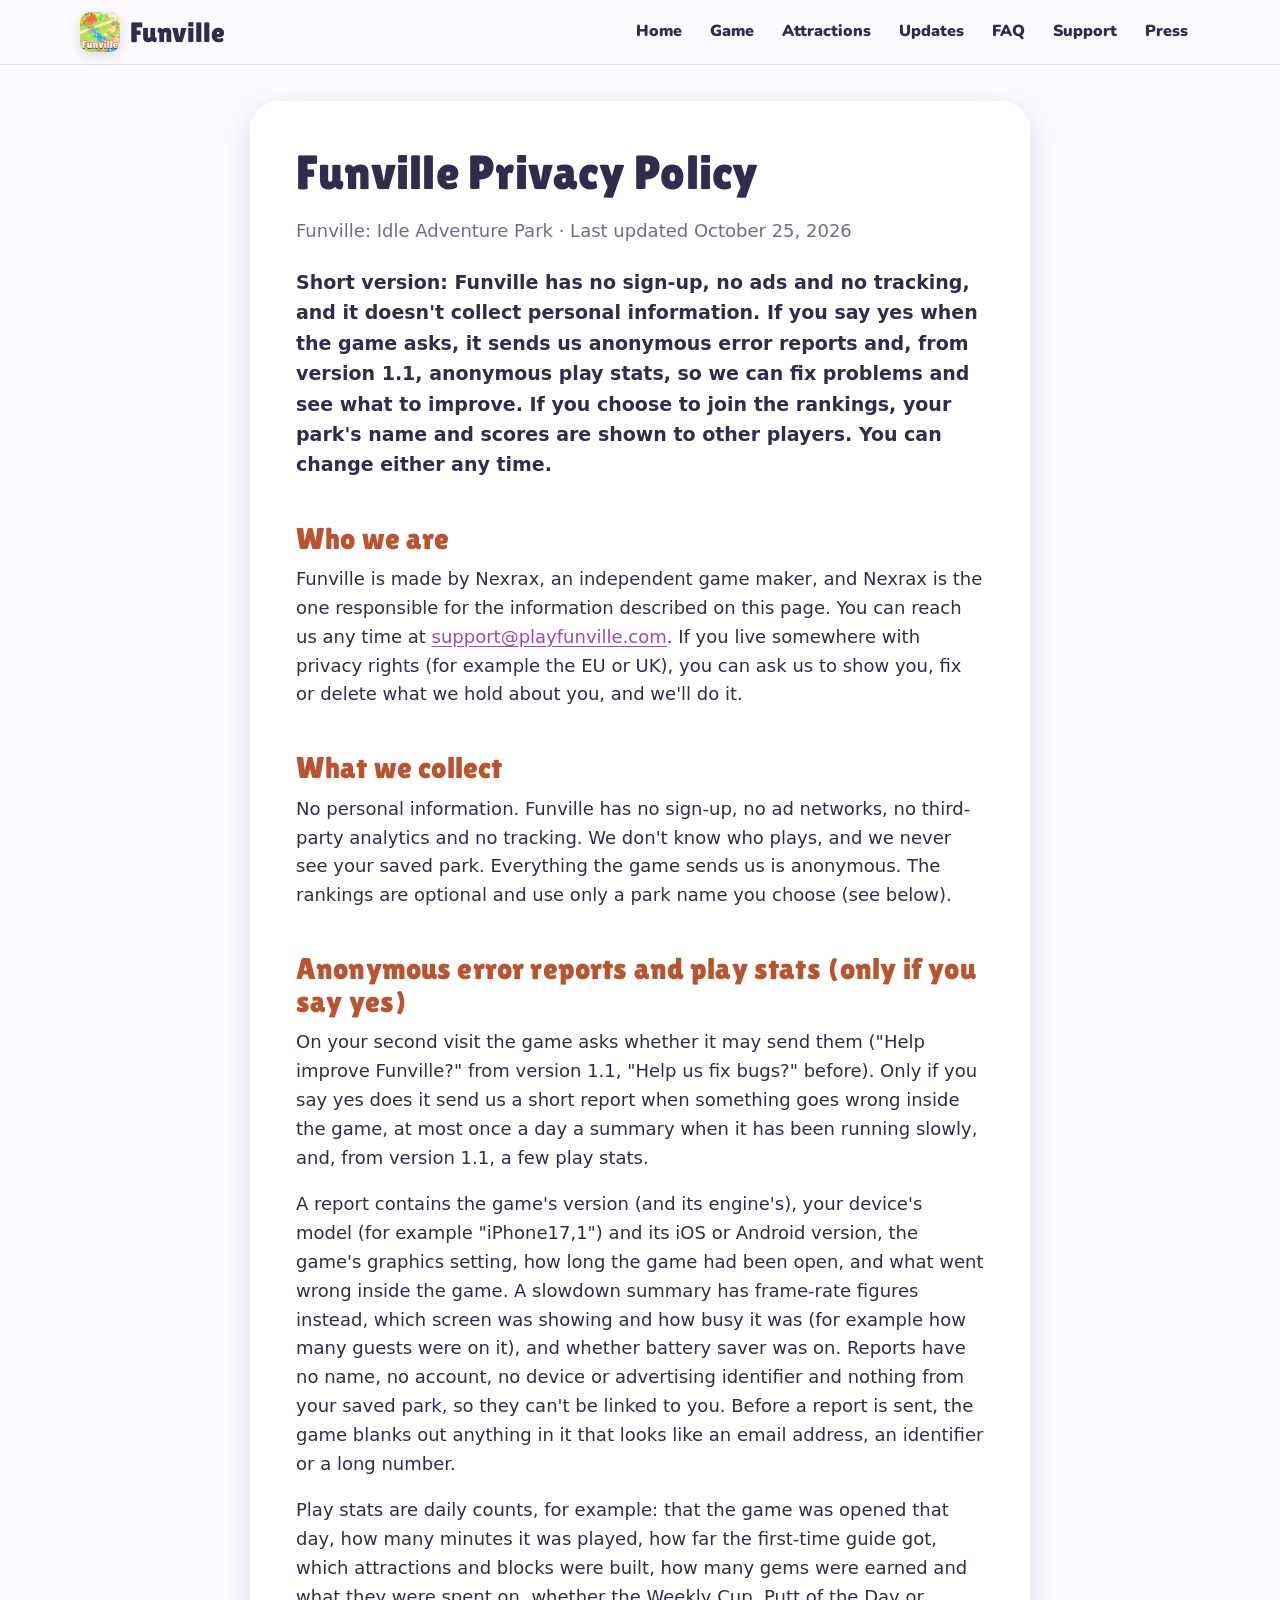
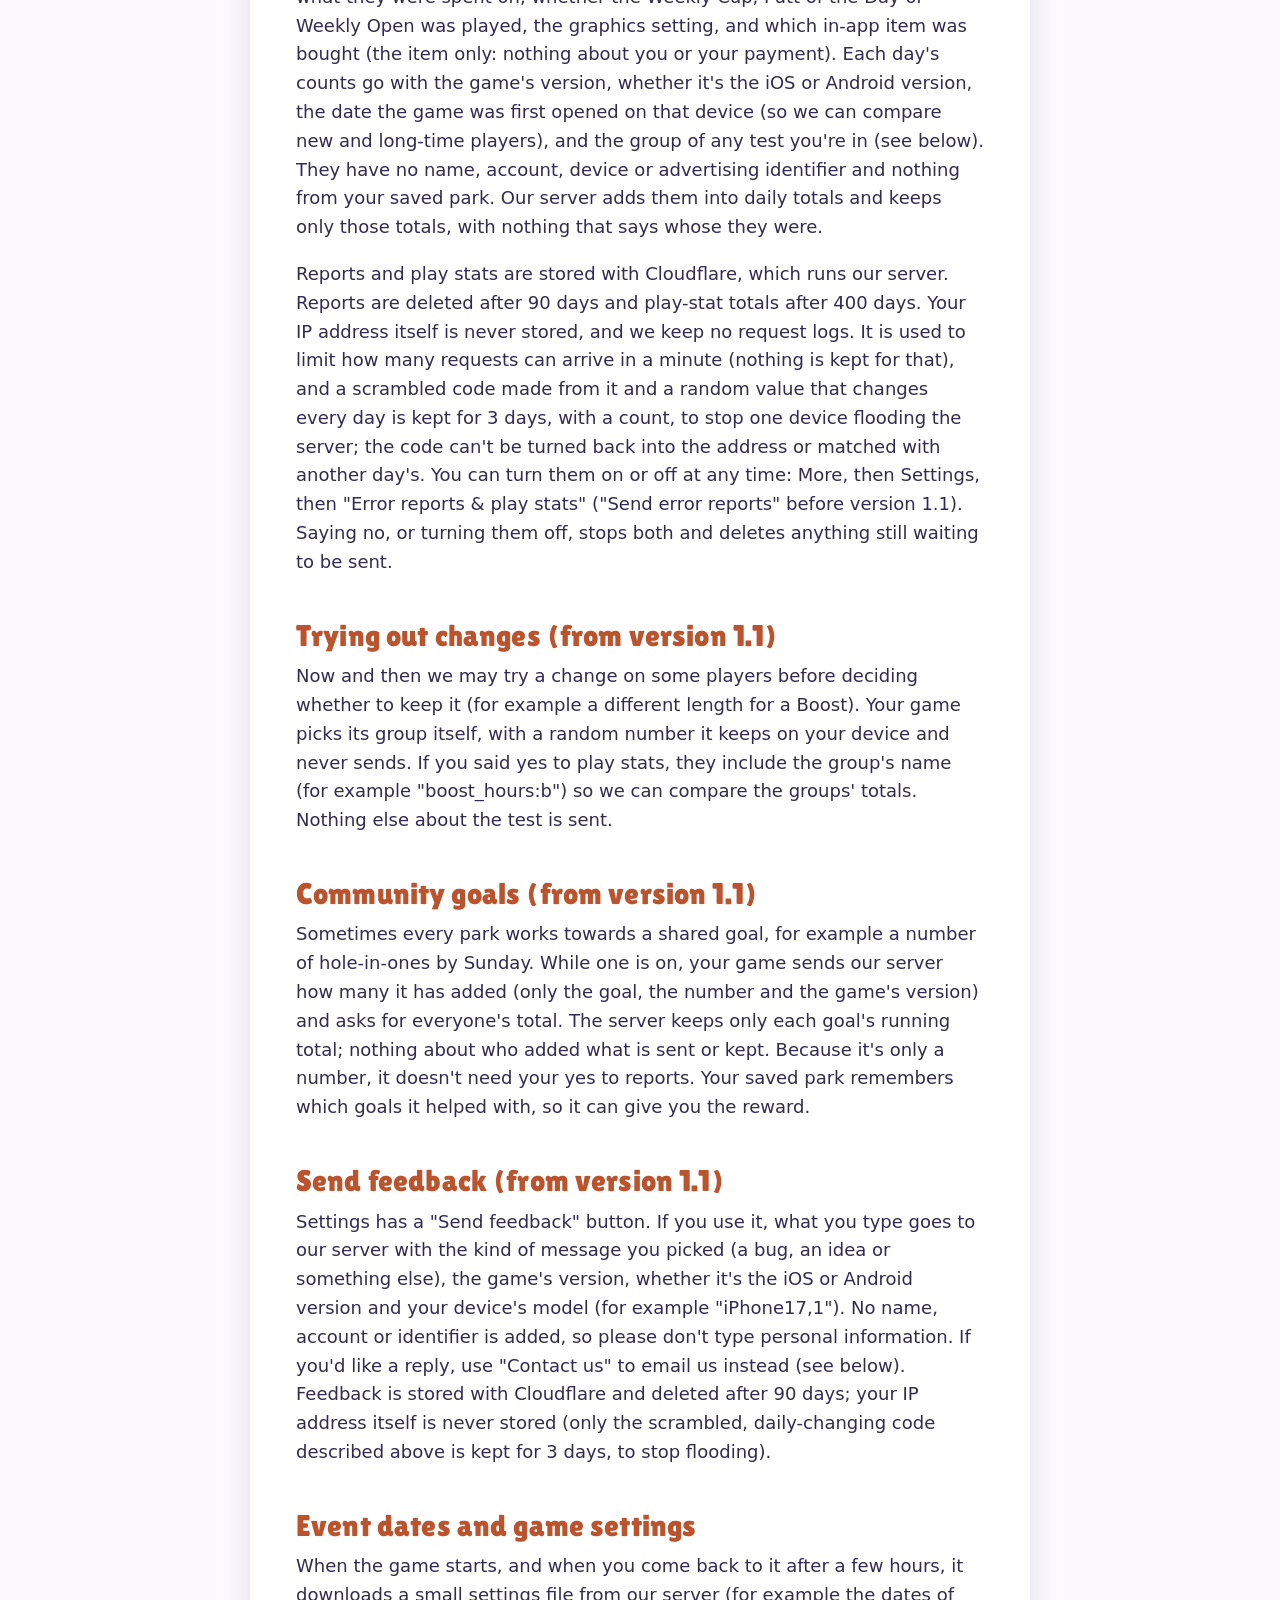
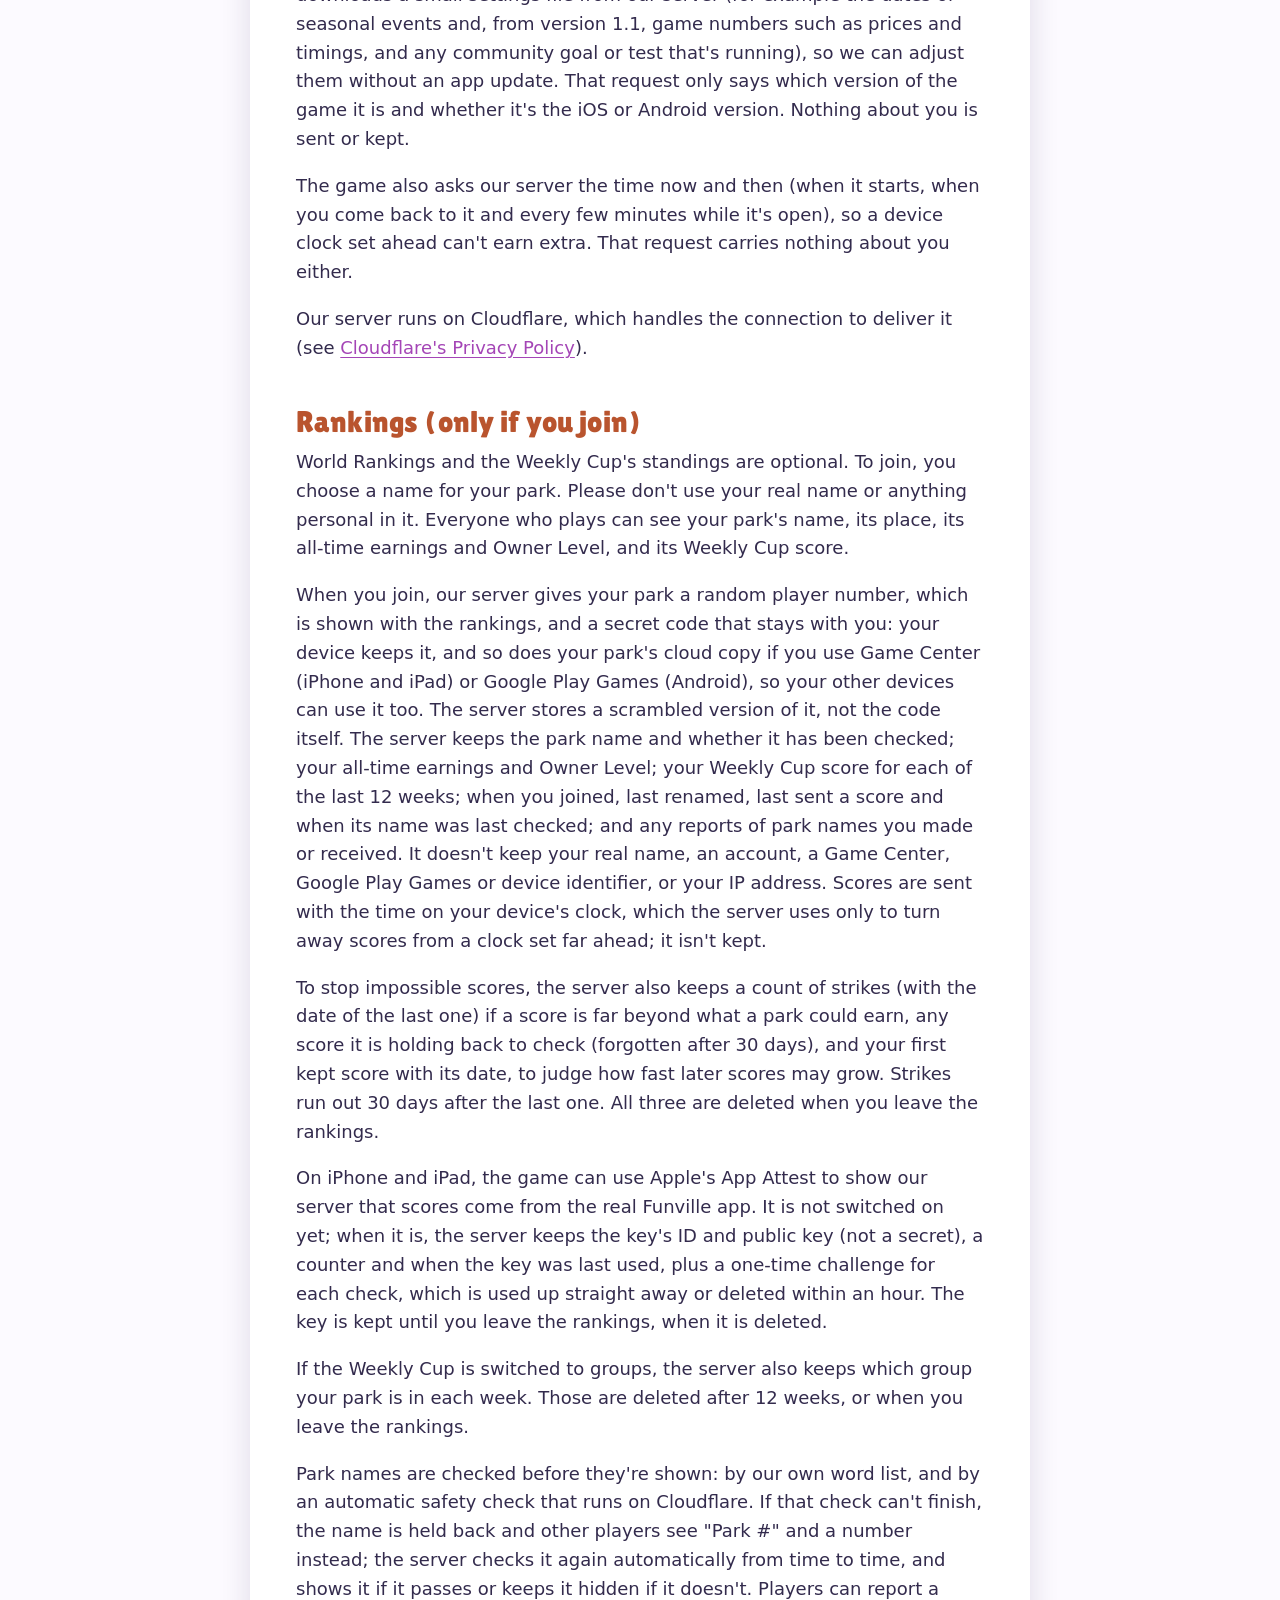
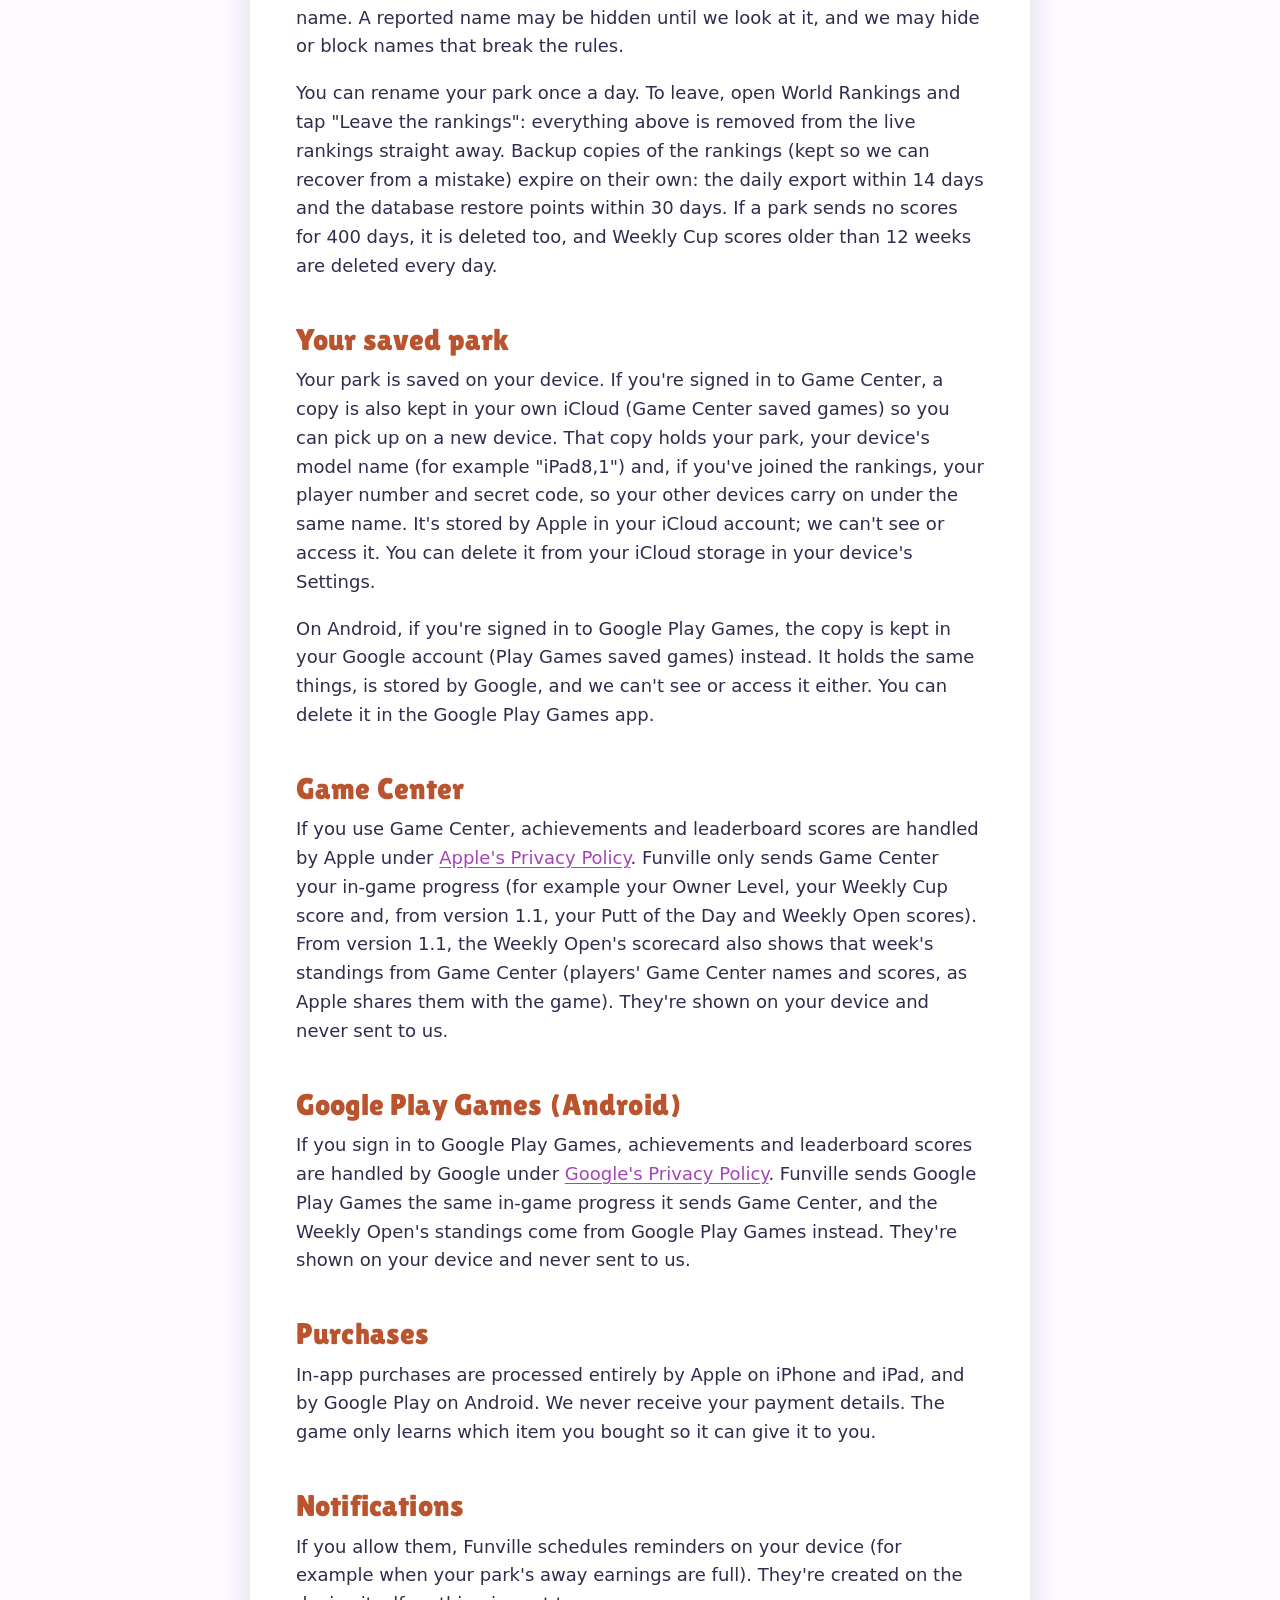
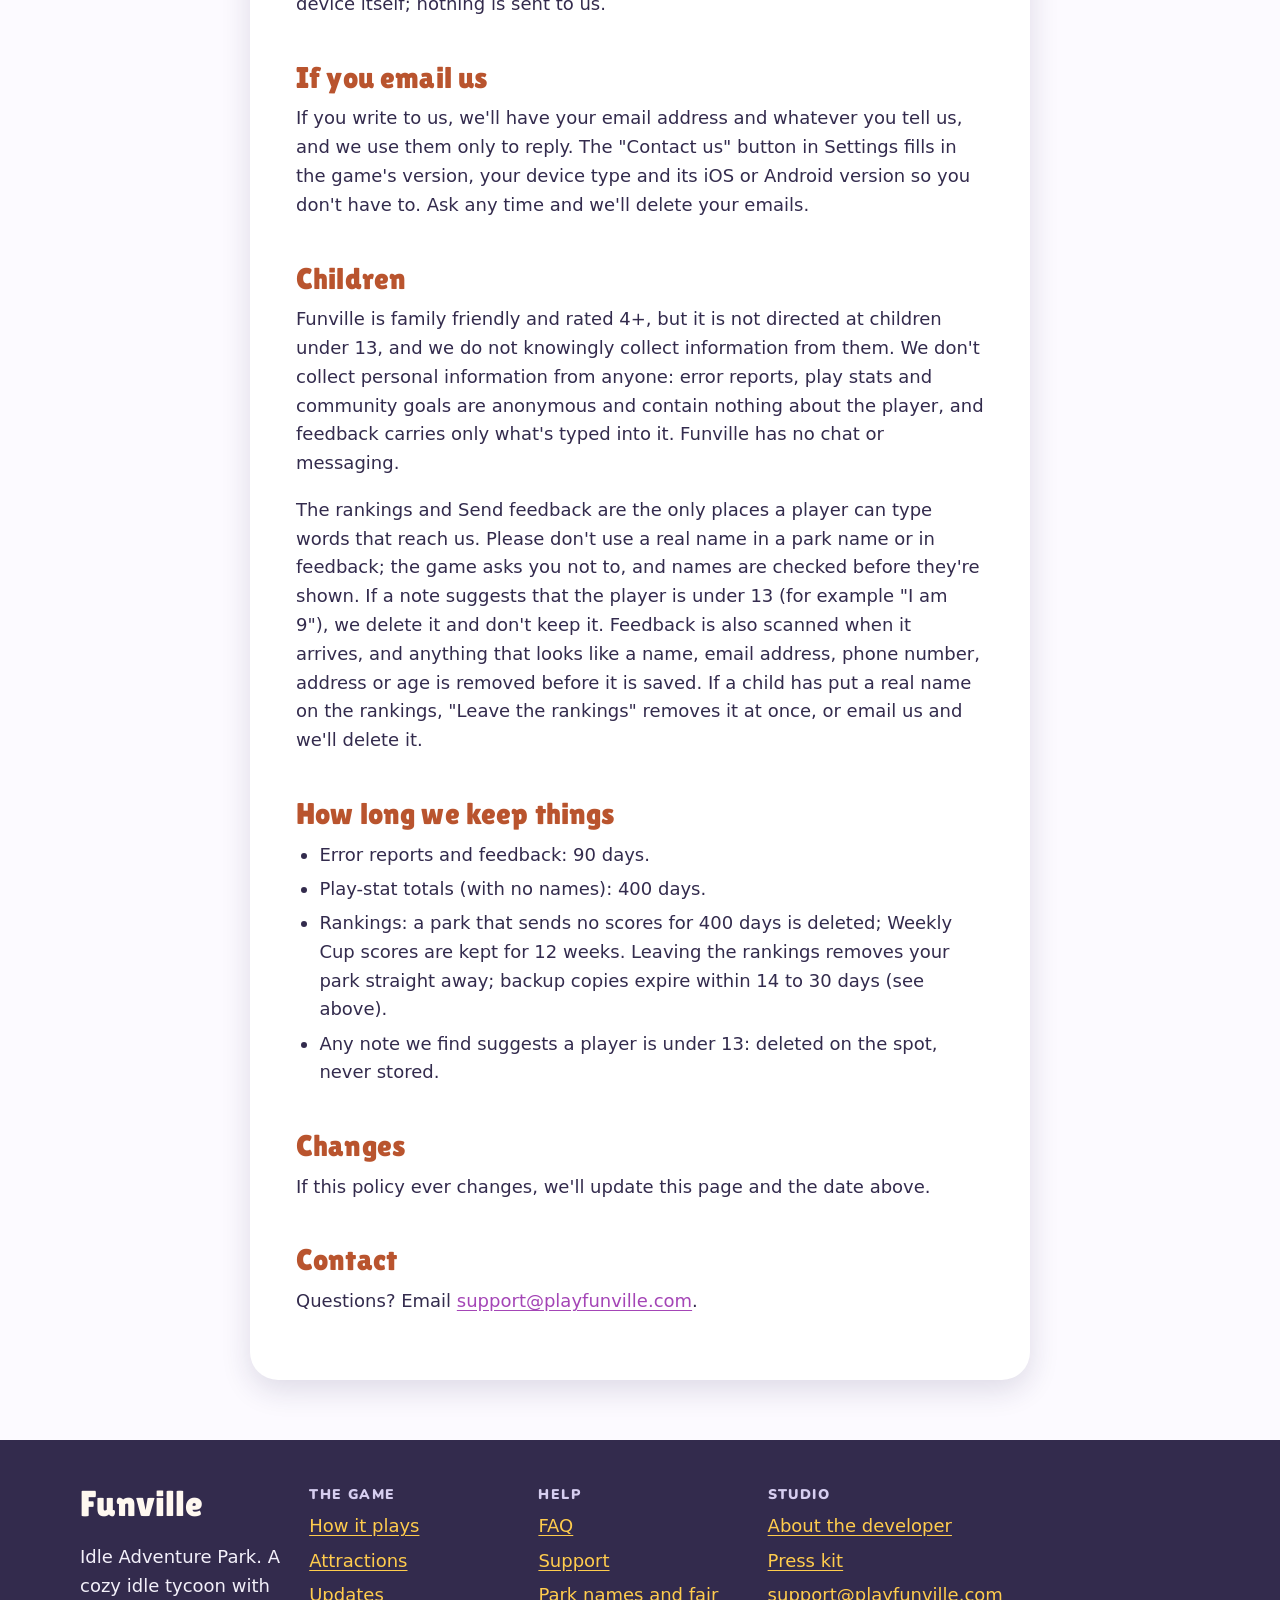
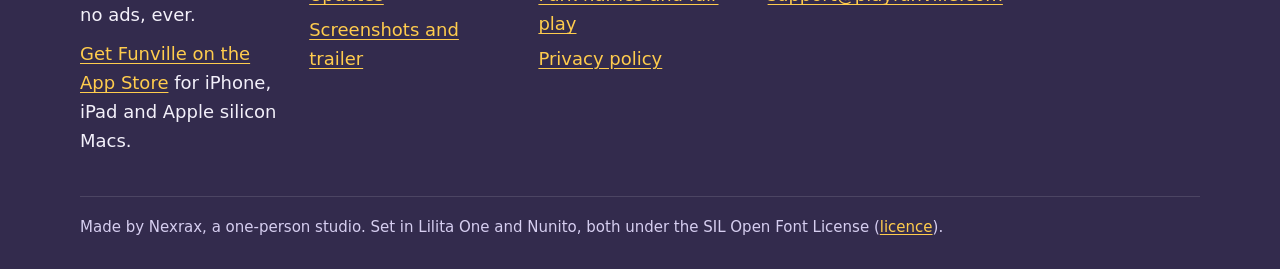
<file: privacy.html>
<!doctype html>
<html lang="en">
<head>
<meta charset="utf-8">
<meta name="viewport" content="width=device-width, initial-scale=1">
<title>Funville Privacy Policy</title>
<meta name="description" content="Funville has no sign-up, no ads and no tracking, and it doesn't collect personal information.">
<meta name="theme-color" content="#CDEBF7" media="(prefers-color-scheme: light)">
<meta name="theme-color" content="#1E1A33" media="(prefers-color-scheme: dark)">
<meta property="og:type" content="website">
<meta property="og:site_name" content="Funville">
<meta property="og:title" content="Funville Privacy Policy">
<meta property="og:description" content="Funville has no sign-up, no ads and no tracking, and it doesn't collect personal information.">
<meta property="og:url" content="https://playfunville.com/privacy.html">
<meta property="og:image" content="https://playfunville.com/img/keyart.jpg">
<meta property="og:image:width" content="1440">
<meta property="og:image:height" content="810">
<meta property="og:image:alt" content="A grown Funville park from above, with blocks of rides along the streets">
<meta name="twitter:card" content="summary_large_image">
<meta name="twitter:title" content="Funville Privacy Policy">
<meta name="twitter:description" content="Funville has no sign-up, no ads and no tracking, and it doesn't collect personal information.">
<meta name="twitter:image" content="https://playfunville.com/img/keyart.jpg">
<link rel="icon" href="img/favicon-64.png" type="image/png">
<link rel="icon" href="img/favicon-dark-64.png" type="image/png" media="(prefers-color-scheme: dark)">
<link rel="apple-touch-icon" href="img/apple-touch-icon.png">
<link rel="preload" href="fonts/LilitaOne-Regular.ttf" as="font" type="font/ttf" crossorigin>
<link rel="stylesheet" href="site.css">
<script src="site.js"></script>
</head>
<body>
<a class="skip" href="#main">Skip to content</a>
<header class="site-head">
  <div class="wrap">
    <a class="brand" href="index.html">
      <picture><source srcset="img/icon-dark-128.png" media="(prefers-color-scheme: dark)"><img src="img/icon-128.png" alt="" width="40" height="40"></picture>
      Funville
    </a>
    <button class="nav-toggle" type="button" aria-expanded="false" aria-controls="site-nav">Menu</button>
    <nav class="site-nav" id="site-nav" aria-label="Main">
  <ul>
    <li><a href="index.html">Home</a></li>
    <li><a href="game.html">Game</a></li>
    <li><a href="attractions.html">Attractions</a></li>
    <li><a href="updates.html">Updates</a></li>
    <li><a href="faq.html">FAQ</a></li>
    <li><a href="support.html">Support</a></li>
    <li><a href="press.html">Press</a></li>
  </ul>
    </nav>
  </div>
</header>
<main id="main" class="doc-page">
<div class="narrow">
<article class="doc">
<h1>Funville Privacy Policy</h1>
<p class="meta">Funville: Idle Adventure Park · Last updated October 25, 2026</p>

<p class="lead">Short version: Funville has no sign-up, no ads and no tracking, and it doesn't collect personal information. If you say yes when the game asks, it sends us anonymous error reports and, from version 1.1, anonymous play stats, so we can fix problems and see what to improve. If you choose to join the rankings, your park's name and scores are shown to other players. You can change either any time.</p>

<h2>Who we are</h2>
<p>Funville is made by Nexrax, an independent game maker, and Nexrax is the one responsible for the information described on this page. You can reach us any time at <a href="mailto:support@playfunville.com">support@playfunville.com</a>. If you live somewhere with privacy rights (for example the EU or UK), you can ask us to show you, fix or delete what we hold about you, and we'll do it.</p>

<h2>What we collect</h2>
<p>No personal information. Funville has no sign-up, no ad networks, no third-party analytics and no tracking. We don't know who plays, and we never see your saved park. Everything the game sends us is anonymous. The rankings are optional and use only a park name you choose (see below).</p>

<h2>Anonymous error reports and play stats (only if you say yes)</h2>
<p>On your second visit the game asks whether it may send them ("Help improve Funville?" from version 1.1, "Help us fix bugs?" before). Only if you say yes does it send us a short report when something goes wrong inside the game, at most once a day a summary when it has been running slowly, and, from version 1.1, a few play stats.</p>
<p>A report contains the game's version (and its engine's), your device's model (for example "iPhone17,1") and its iOS or Android version, the game's graphics setting, how long the game had been open, and what went wrong inside the game. A slowdown summary has frame-rate figures instead, which screen was showing and how busy it was (for example how many guests were on it), and whether battery saver was on. Reports have no name, no account, no device or advertising identifier and nothing from your saved park, so they can't be linked to you. Before a report is sent, the game blanks out anything in it that looks like an email address, an identifier or a long number.</p>
<p>Play stats are daily counts, for example: that the game was opened that day, how many minutes it was played, how far the first-time guide got, which attractions and blocks were built, how many gems were earned and what they were spent on, whether the Weekly Cup, Putt of the Day or Weekly Open was played, the graphics setting, and which in-app item was bought (the item only: nothing about you or your payment). Each day's counts go with the game's version, whether it's the iOS or Android version, the date the game was first opened on that device (so we can compare new and long-time players), and the group of any test you're in (see below). They have no name, account, device or advertising identifier and nothing from your saved park. Our server adds them into daily totals and keeps only those totals, with nothing that says whose they were.</p>
<p>Reports and play stats are stored with Cloudflare, which runs our server. Reports are deleted after 90 days and play-stat totals after 400 days. Your IP address itself is never stored, and we keep no request logs. It is used to limit how many requests can arrive in a minute (nothing is kept for that), and a scrambled code made from it and a random value that changes every day is kept for 3 days, with a count, to stop one device flooding the server; the code can't be turned back into the address or matched with another day's. You can turn them on or off at any time: More, then Settings, then "Error reports &amp; play stats" ("Send error reports" before version 1.1). Saying no, or turning them off, stops both and deletes anything still waiting to be sent.</p>

<h2>Trying out changes (from version 1.1)</h2>
<p>Now and then we may try a change on some players before deciding whether to keep it (for example a different length for a Boost). Your game picks its group itself, with a random number it keeps on your device and never sends. If you said yes to play stats, they include the group's name (for example "boost_hours:b") so we can compare the groups' totals. Nothing else about the test is sent.</p>

<h2>Community goals (from version 1.1)</h2>
<p>Sometimes every park works towards a shared goal, for example a number of hole-in-ones by Sunday. While one is on, your game sends our server how many it has added (only the goal, the number and the game's version) and asks for everyone's total. The server keeps only each goal's running total; nothing about who added what is sent or kept. Because it's only a number, it doesn't need your yes to reports. Your saved park remembers which goals it helped with, so it can give you the reward.</p>

<h2>Send feedback (from version 1.1)</h2>
<p>Settings has a "Send feedback" button. If you use it, what you type goes to our server with the kind of message you picked (a bug, an idea or something else), the game's version, whether it's the iOS or Android version and your device's model (for example "iPhone17,1"). No name, account or identifier is added, so please don't type personal information. If you'd like a reply, use "Contact us" to email us instead (see below). Feedback is stored with Cloudflare and deleted after 90 days; your IP address itself is never stored (only the scrambled, daily-changing code described above is kept for 3 days, to stop flooding).</p>

<h2>Event dates and game settings</h2>
<p>When the game starts, and when you come back to it after a few hours, it downloads a small settings file from our server (for example the dates of seasonal events and, from version 1.1, game numbers such as prices and timings, and any community goal or test that's running), so we can adjust them without an app update. That request only says which version of the game it is and whether it's the iOS or Android version. Nothing about you is sent or kept.</p>
<p>The game also asks our server the time now and then (when it starts, when you come back to it and every few minutes while it's open), so a device clock set ahead can't earn extra. That request carries nothing about you either.</p>
<p>Our server runs on Cloudflare, which handles the connection to deliver it (see <a href="https://www.cloudflare.com/privacypolicy/">Cloudflare's Privacy Policy</a>).</p>

<h2>Rankings (only if you join)</h2>
<p>World Rankings and the Weekly Cup's standings are optional. To join, you choose a name for your park. Please don't use your real name or anything personal in it. Everyone who plays can see your park's name, its place, its all-time earnings and Owner Level, and its Weekly Cup score.</p>
<p>When you join, our server gives your park a random player number, which is shown with the rankings, and a secret code that stays with you: your device keeps it, and so does your park's cloud copy if you use Game Center (iPhone and iPad) or Google Play Games (Android), so your other devices can use it too. The server stores a scrambled version of it, not the code itself. The server keeps the park name and whether it has been checked; your all-time earnings and Owner Level; your Weekly Cup score for each of the last 12 weeks; when you joined, last renamed, last sent a score and when its name was last checked; and any reports of park names you made or received. It doesn't keep your real name, an account, a Game Center, Google Play Games or device identifier, or your IP address. Scores are sent with the time on your device's clock, which the server uses only to turn away scores from a clock set far ahead; it isn't kept.</p>
<p>To stop impossible scores, the server also keeps a count of strikes (with the date of the last one) if a score is far beyond what a park could earn, any score it is holding back to check (forgotten after 30 days), and your first kept score with its date, to judge how fast later scores may grow. Strikes run out 30 days after the last one. All three are deleted when you leave the rankings.</p>
<p>On iPhone and iPad, the game can use Apple's App Attest to show our server that scores come from the real Funville app. It is not switched on yet; when it is, the server keeps the key's ID and public key (not a secret), a counter and when the key was last used, plus a one-time challenge for each check, which is used up straight away or deleted within an hour. The key is kept until you leave the rankings, when it is deleted.</p>
<p>If the Weekly Cup is switched to groups, the server also keeps which group your park is in each week. Those are deleted after 12 weeks, or when you leave the rankings.</p>
<p>Park names are checked before they're shown: by our own word list, and by an automatic safety check that runs on Cloudflare. If that check can't finish, the name is held back and other players see "Park #" and a number instead; the server checks it again automatically from time to time, and shows it if it passes or keeps it hidden if it doesn't. Players can report a name. A reported name may be hidden until we look at it, and we may hide or block names that break the rules.</p>
<p>You can rename your park once a day. To leave, open World Rankings and tap "Leave the rankings": everything above is removed from the live rankings straight away. Backup copies of the rankings (kept so we can recover from a mistake) expire on their own: the daily export within 14 days and the database restore points within 30 days. If a park sends no scores for 400 days, it is deleted too, and Weekly Cup scores older than 12 weeks are deleted every day.</p>

<h2>Your saved park</h2>
<p>Your park is saved on your device. If you're signed in to Game Center, a copy is also kept in your own iCloud (Game Center saved games) so you can pick up on a new device. That copy holds your park, your device's model name (for example "iPad8,1") and, if you've joined the rankings, your player number and secret code, so your other devices carry on under the same name. It's stored by Apple in your iCloud account; we can't see or access it. You can delete it from your iCloud storage in your device's Settings.</p>
<p>On Android, if you're signed in to Google Play Games, the copy is kept in your Google account (Play Games saved games) instead. It holds the same things, is stored by Google, and we can't see or access it either. You can delete it in the Google Play Games app.</p>

<h2>Game Center</h2>
<p>If you use Game Center, achievements and leaderboard scores are handled by Apple under <a href="https://www.apple.com/legal/privacy/">Apple's Privacy Policy</a>. Funville only sends Game Center your in-game progress (for example your Owner Level, your Weekly Cup score and, from version 1.1, your Putt of the Day and Weekly Open scores). From version 1.1, the Weekly Open's scorecard also shows that week's standings from Game Center (players' Game Center names and scores, as Apple shares them with the game). They're shown on your device and never sent to us.</p>

<h2>Google Play Games (Android)</h2>
<p>If you sign in to Google Play Games, achievements and leaderboard scores are handled by Google under <a href="https://policies.google.com/privacy">Google's Privacy Policy</a>. Funville sends Google Play Games the same in-game progress it sends Game Center, and the Weekly Open's standings come from Google Play Games instead. They're shown on your device and never sent to us.</p>

<h2>Purchases</h2>
<p>In-app purchases are processed entirely by Apple on iPhone and iPad, and by Google Play on Android. We never receive your payment details. The game only learns which item you bought so it can give it to you.</p>

<h2>Notifications</h2>
<p>If you allow them, Funville schedules reminders on your device (for example when your park's away earnings are full). They're created on the device itself; nothing is sent to us.</p>

<h2>If you email us</h2>
<p>If you write to us, we'll have your email address and whatever you tell us, and we use them only to reply. The "Contact us" button in Settings fills in the game's version, your device type and its iOS or Android version so you don't have to. Ask any time and we'll delete your emails.</p>

<h2>Children</h2>
<p>Funville is family friendly and rated 4+, but it is not directed at children under 13, and we do not knowingly collect information from them. We don't collect personal information from anyone: error reports, play stats and community goals are anonymous and contain nothing about the player, and feedback carries only what's typed into it. Funville has no chat or messaging.</p>
<p>The rankings and Send feedback are the only places a player can type words that reach us. Please don't use a real name in a park name or in feedback; the game asks you not to, and names are checked before they're shown. If a note suggests that the player is under 13 (for example "I am 9"), we delete it and don't keep it. Feedback is also scanned when it arrives, and anything that looks like a name, email address, phone number, address or age is removed before it is saved. If a child has put a real name on the rankings, "Leave the rankings" removes it at once, or email us and we'll delete it.</p>

<h2>How long we keep things</h2>
<ul>
<li>Error reports and feedback: 90 days.</li>
<li>Play-stat totals (with no names): 400 days.</li>
<li>Rankings: a park that sends no scores for 400 days is deleted; Weekly Cup scores are kept for 12 weeks. Leaving the rankings removes your park straight away; backup copies expire within 14 to 30 days (see above).</li>
<li>Any note we find suggests a player is under 13: deleted on the spot, never stored.</li>
</ul>

<h2>Changes</h2>
<p>If this policy ever changes, we'll update this page and the date above.</p>

<h2>Contact</h2>
<p>Questions? Email <a href="mailto:support@playfunville.com">support@playfunville.com</a>.</p>
</article>
</div>
</main>
<footer class="site-foot">
  <div class="wrap">
    <div class="foot-grid">
      <div>
        <p class="foot-brand">Funville</p>
        <p>Idle Adventure Park. A cozy idle tycoon with no ads, ever.</p>
        <p><a href="https://apps.apple.com/app/funville-idle-adventure-park/id6816280683">Get Funville on the App Store</a> for iPhone, iPad and Apple silicon Macs.</p>
      </div>
      <nav aria-label="The game">
        <h2>The game</h2>
        <ul>
          <li><a href="game.html">How it plays</a></li>
          <li><a href="attractions.html">Attractions</a></li>
          <li><a href="updates.html">Updates</a></li>
          <li><a href="media.html">Screenshots and trailer</a></li>
        </ul>
      </nav>
      <nav aria-label="Help">
        <h2>Help</h2>
        <ul>
          <li><a href="faq.html">FAQ</a></li>
          <li><a href="support.html">Support</a></li>
          <li><a href="rules.html">Park names and fair play</a></li>
          <li><a href="privacy.html">Privacy policy</a></li>
        </ul>
      </nav>
      <nav aria-label="Studio">
        <h2>Studio</h2>
        <ul>
          <li><a href="about.html">About the developer</a></li>
          <li><a href="press.html">Press kit</a></li>
          <li><a href="mailto:support@playfunville.com">support@playfunville.com</a></li>
        </ul>
      </nav>
    </div>
    <p class="small">Made by Nexrax, a one-person studio. Set in Lilita One and Nunito, both under the SIL Open Font License (<a href="fonts/OFL.txt">licence</a>).</p>
  </div>
</footer>
</body>
</html>
</file>
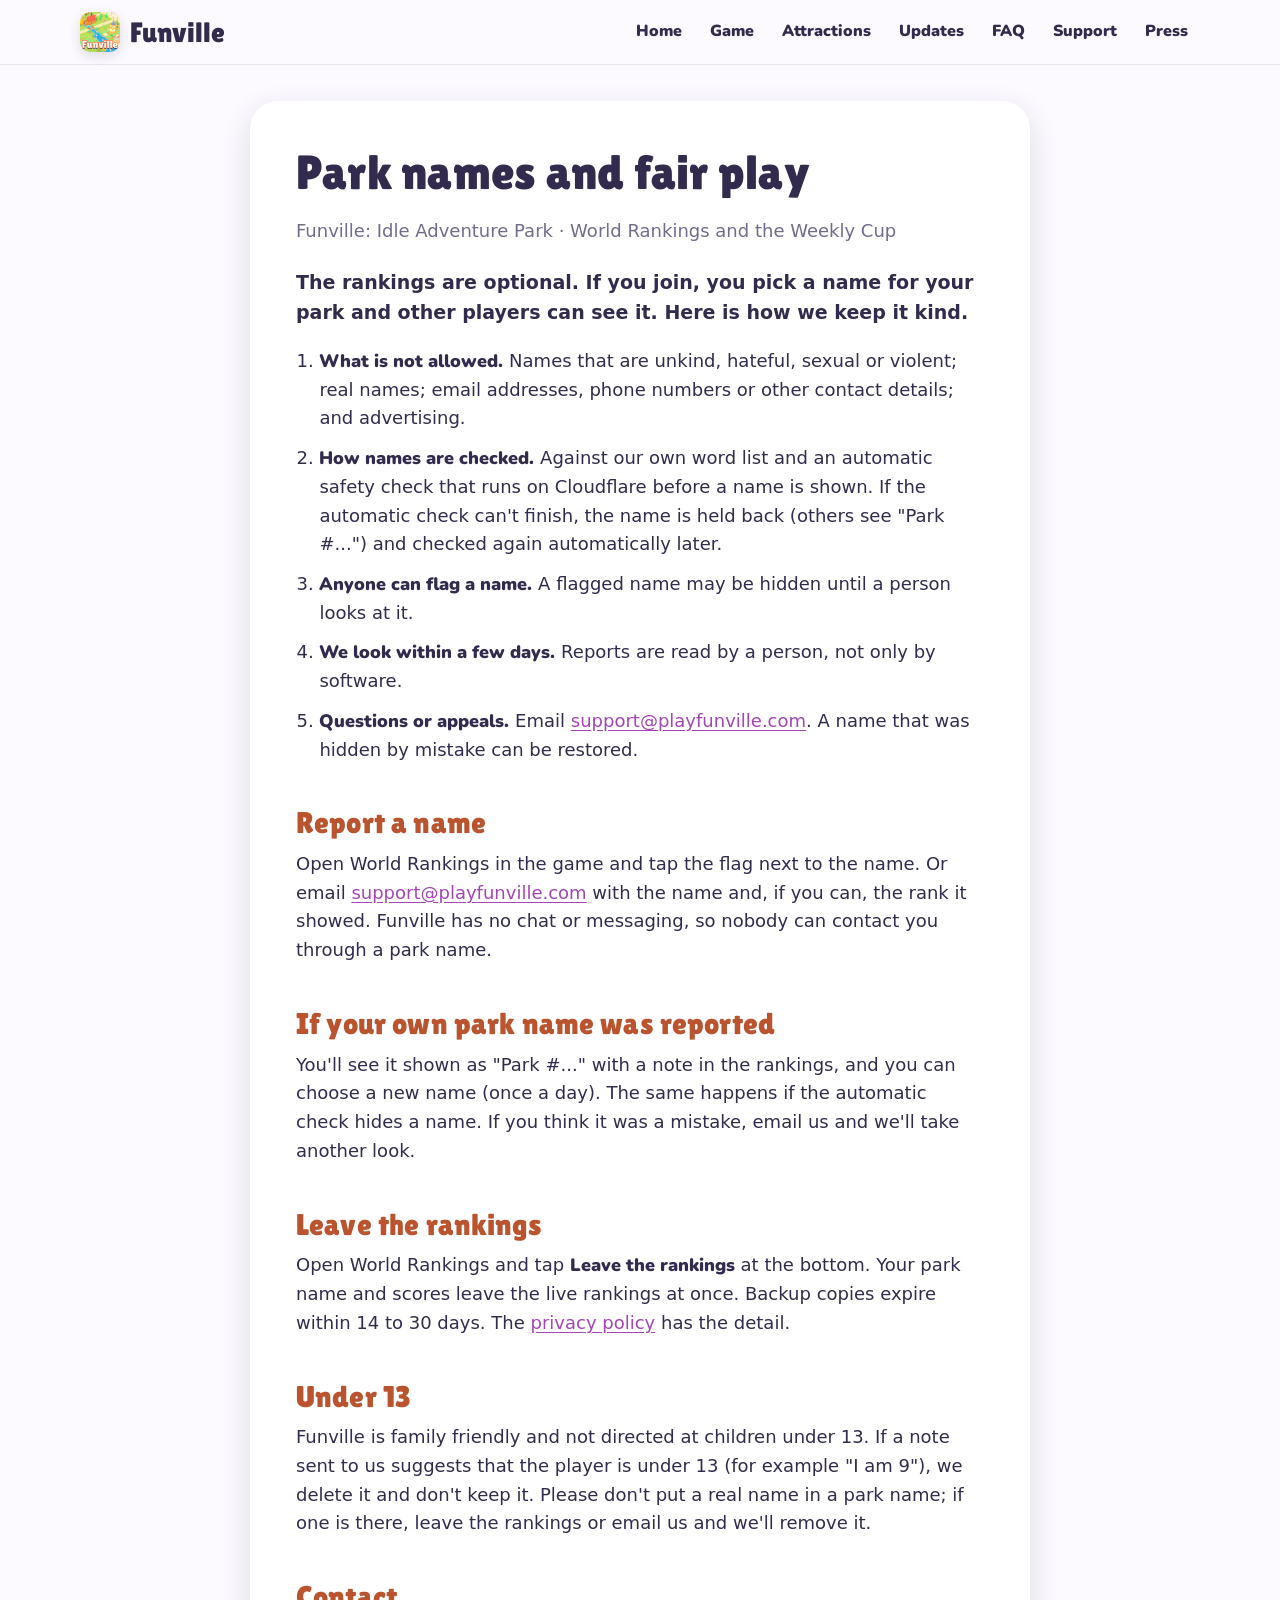
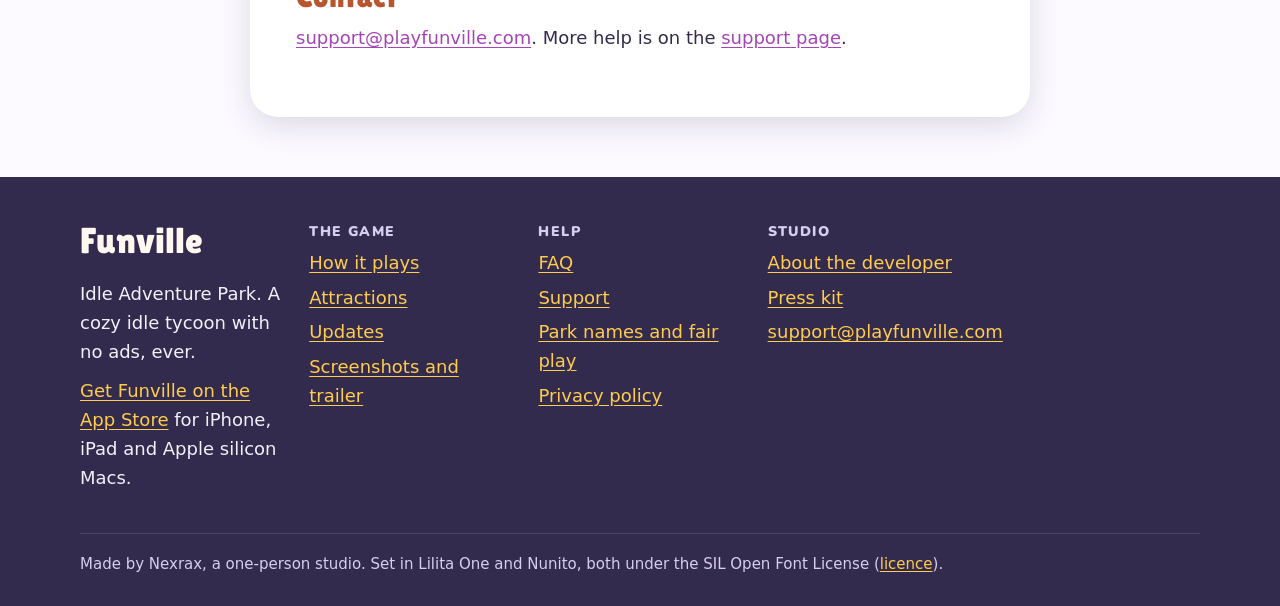
<file: rules.html>
<!doctype html>
<html lang="en">
<head>
<meta charset="utf-8">
<meta name="viewport" content="width=device-width, initial-scale=1">
<title>Funville Park Names and Fair Play</title>
<meta name="description" content="Which park names are not allowed in Funville, how names are checked, how to report one and how to get a name restored.">
<meta name="theme-color" content="#CDEBF7" media="(prefers-color-scheme: light)">
<meta name="theme-color" content="#1E1A33" media="(prefers-color-scheme: dark)">
<meta property="og:type" content="website">
<meta property="og:site_name" content="Funville">
<meta property="og:title" content="Funville Park Names and Fair Play">
<meta property="og:description" content="Which park names are not allowed in Funville, how names are checked, how to report one and how to get a name restored.">
<meta property="og:url" content="https://playfunville.com/rules.html">
<meta property="og:image" content="https://playfunville.com/img/keyart.jpg">
<meta property="og:image:width" content="1440">
<meta property="og:image:height" content="810">
<meta property="og:image:alt" content="A grown Funville park from above, with blocks of rides along the streets">
<meta name="twitter:card" content="summary_large_image">
<meta name="twitter:title" content="Funville Park Names and Fair Play">
<meta name="twitter:description" content="Which park names are not allowed in Funville, how names are checked, how to report one and how to get a name restored.">
<meta name="twitter:image" content="https://playfunville.com/img/keyart.jpg">
<link rel="icon" href="img/favicon-64.png" type="image/png">
<link rel="icon" href="img/favicon-dark-64.png" type="image/png" media="(prefers-color-scheme: dark)">
<link rel="apple-touch-icon" href="img/apple-touch-icon.png">
<link rel="preload" href="fonts/LilitaOne-Regular.ttf" as="font" type="font/ttf" crossorigin>
<link rel="stylesheet" href="site.css">
<script src="site.js"></script>
</head>
<body>
<a class="skip" href="#main">Skip to content</a>
<header class="site-head">
  <div class="wrap">
    <a class="brand" href="index.html">
      <picture><source srcset="img/icon-dark-128.png" media="(prefers-color-scheme: dark)"><img src="img/icon-128.png" alt="" width="40" height="40"></picture>
      Funville
    </a>
    <button class="nav-toggle" type="button" aria-expanded="false" aria-controls="site-nav">Menu</button>
    <nav class="site-nav" id="site-nav" aria-label="Main">
  <ul>
    <li><a href="index.html">Home</a></li>
    <li><a href="game.html">Game</a></li>
    <li><a href="attractions.html">Attractions</a></li>
    <li><a href="updates.html">Updates</a></li>
    <li><a href="faq.html">FAQ</a></li>
    <li><a href="support.html">Support</a></li>
    <li><a href="press.html">Press</a></li>
  </ul>
    </nav>
  </div>
</header>
<main id="main" class="doc-page">
<div class="narrow">
<article class="doc">
<h1>Park names and fair play</h1>
<p class="meta">Funville: Idle Adventure Park · World Rankings and the Weekly Cup</p>

<p class="lead">The rankings are optional. If you join, you pick a name for your park and other players can see it. Here is how we keep it kind.</p>

<ol class="five">
<li><b>What is not allowed.</b> Names that are unkind, hateful, sexual or violent; real names; email addresses, phone numbers or other contact details; and advertising.</li>
<li><b>How names are checked.</b> Against our own word list and an automatic safety check that runs on Cloudflare before a name is shown. If the automatic check can't finish, the name is held back (others see "Park #...") and checked again automatically later.</li>
<li><b>Anyone can flag a name.</b> A flagged name may be hidden until a person looks at it.</li>
<li><b>We look within a few days.</b> Reports are read by a person, not only by software.</li>
<li><b>Questions or appeals.</b> Email <a href="mailto:support@playfunville.com">support@playfunville.com</a>. A name that was hidden by mistake can be restored.</li>
</ol>

<h2>Report a name</h2>
<p>Open World Rankings in the game and tap the flag next to the name. Or email <a href="mailto:support@playfunville.com">support@playfunville.com</a> with the name and, if you can, the rank it showed. Funville has no chat or messaging, so nobody can contact you through a park name.</p>

<h2>If your own park name was reported</h2>
<p>You'll see it shown as "Park #..." with a note in the rankings, and you can choose a new name (once a day). The same happens if the automatic check hides a name. If you think it was a mistake, email us and we'll take another look.</p>

<h2>Leave the rankings</h2>
<p>Open World Rankings and tap <b>Leave the rankings</b> at the bottom. Your park name and scores leave the live rankings at once. Backup copies expire within 14 to 30 days. The <a href="privacy.html">privacy policy</a> has the detail.</p>

<h2>Under 13</h2>
<p>Funville is family friendly and not directed at children under 13. If a note sent to us suggests that the player is under 13 (for example "I am 9"), we delete it and don't keep it. Please don't put a real name in a park name; if one is there, leave the rankings or email us and we'll remove it.</p>

<h2>Contact</h2>
<p><a href="mailto:support@playfunville.com">support@playfunville.com</a>. More help is on the <a href="support.html">support page</a>.</p>
</article>
</div>
</main>
<footer class="site-foot">
  <div class="wrap">
    <div class="foot-grid">
      <div>
        <p class="foot-brand">Funville</p>
        <p>Idle Adventure Park. A cozy idle tycoon with no ads, ever.</p>
        <p><a href="https://apps.apple.com/app/funville-idle-adventure-park/id6816280683">Get Funville on the App Store</a> for iPhone, iPad and Apple silicon Macs.</p>
      </div>
      <nav aria-label="The game">
        <h2>The game</h2>
        <ul>
          <li><a href="game.html">How it plays</a></li>
          <li><a href="attractions.html">Attractions</a></li>
          <li><a href="updates.html">Updates</a></li>
          <li><a href="media.html">Screenshots and trailer</a></li>
        </ul>
      </nav>
      <nav aria-label="Help">
        <h2>Help</h2>
        <ul>
          <li><a href="faq.html">FAQ</a></li>
          <li><a href="support.html">Support</a></li>
          <li><a href="rules.html">Park names and fair play</a></li>
          <li><a href="privacy.html">Privacy policy</a></li>
        </ul>
      </nav>
      <nav aria-label="Studio">
        <h2>Studio</h2>
        <ul>
          <li><a href="about.html">About the developer</a></li>
          <li><a href="press.html">Press kit</a></li>
          <li><a href="mailto:support@playfunville.com">support@playfunville.com</a></li>
        </ul>
      </nav>
    </div>
    <p class="small">Made by Nexrax, a one-person studio. Set in Lilita One and Nunito, both under the SIL Open Font License (<a href="fonts/OFL.txt">licence</a>).</p>
  </div>
</footer>
</body>
</html>
</file>
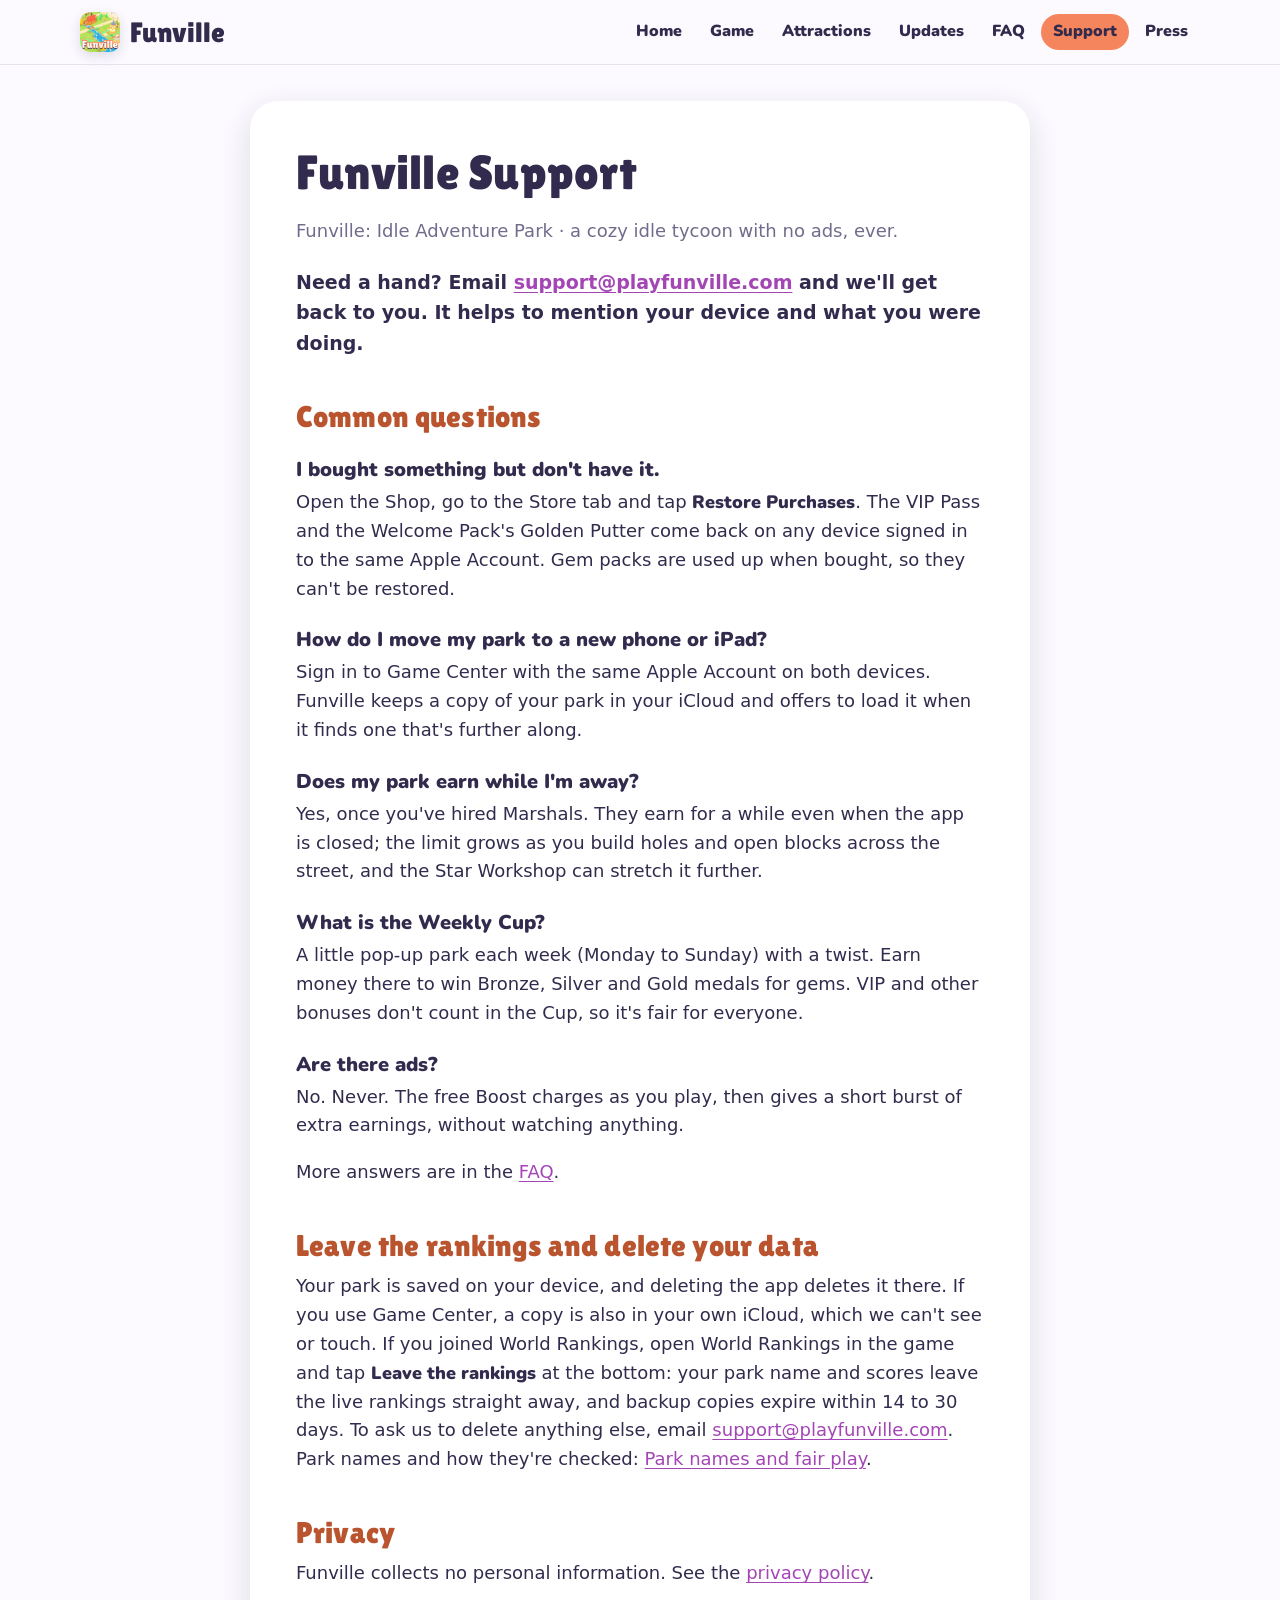
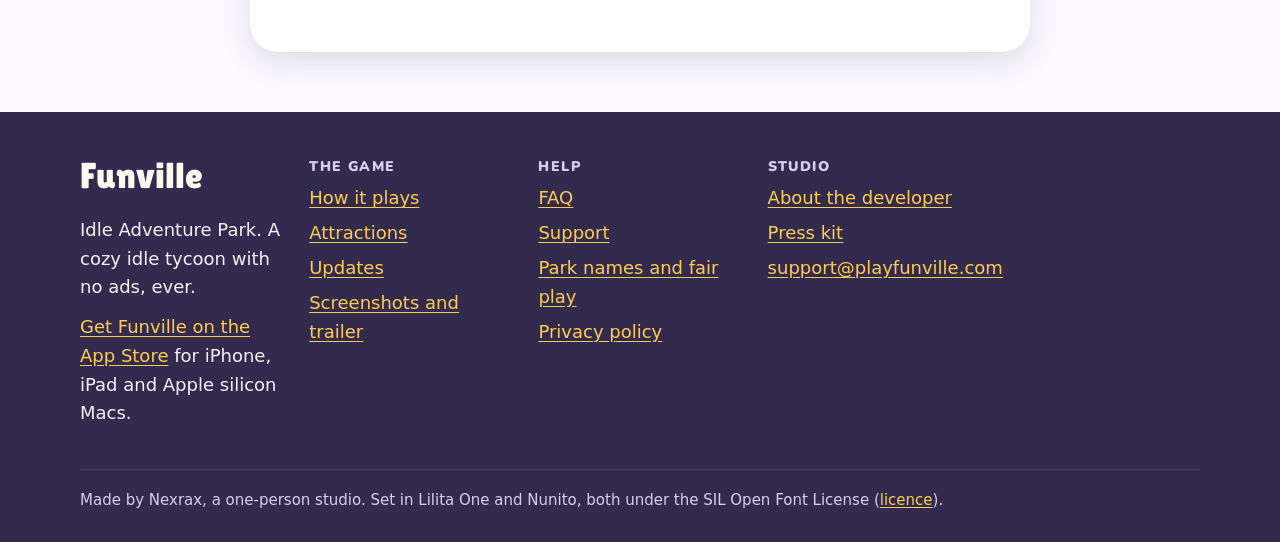
<file: support.html>
<!doctype html>
<html lang="en">
<head>
<meta charset="utf-8">
<meta name="viewport" content="width=device-width, initial-scale=1">
<title>Funville Support</title>
<meta name="description" content="Help with Funville: purchases, moving your park, the Weekly Cup, leaving the rankings and deleting your data.">
<meta name="theme-color" content="#CDEBF7" media="(prefers-color-scheme: light)">
<meta name="theme-color" content="#1E1A33" media="(prefers-color-scheme: dark)">
<meta property="og:type" content="website">
<meta property="og:site_name" content="Funville">
<meta property="og:title" content="Funville Support">
<meta property="og:description" content="Help with Funville: purchases, moving your park, the Weekly Cup, leaving the rankings and deleting your data.">
<meta property="og:url" content="https://playfunville.com/support.html">
<meta property="og:image" content="https://playfunville.com/img/keyart.jpg">
<meta property="og:image:width" content="1440">
<meta property="og:image:height" content="810">
<meta property="og:image:alt" content="A grown Funville park from above, with blocks of rides along the streets">
<meta name="twitter:card" content="summary_large_image">
<meta name="twitter:title" content="Funville Support">
<meta name="twitter:description" content="Help with Funville: purchases, moving your park, the Weekly Cup, leaving the rankings and deleting your data.">
<meta name="twitter:image" content="https://playfunville.com/img/keyart.jpg">
<link rel="icon" href="img/favicon-64.png" type="image/png">
<link rel="icon" href="img/favicon-dark-64.png" type="image/png" media="(prefers-color-scheme: dark)">
<link rel="apple-touch-icon" href="img/apple-touch-icon.png">
<link rel="preload" href="fonts/LilitaOne-Regular.ttf" as="font" type="font/ttf" crossorigin>
<link rel="stylesheet" href="site.css">
<script src="site.js"></script>
</head>
<body>
<a class="skip" href="#main">Skip to content</a>
<header class="site-head">
  <div class="wrap">
    <a class="brand" href="index.html">
      <picture><source srcset="img/icon-dark-128.png" media="(prefers-color-scheme: dark)"><img src="img/icon-128.png" alt="" width="40" height="40"></picture>
      Funville
    </a>
    <button class="nav-toggle" type="button" aria-expanded="false" aria-controls="site-nav">Menu</button>
    <nav class="site-nav" id="site-nav" aria-label="Main">
  <ul>
    <li><a href="index.html">Home</a></li>
    <li><a href="game.html">Game</a></li>
    <li><a href="attractions.html">Attractions</a></li>
    <li><a href="updates.html">Updates</a></li>
    <li><a href="faq.html">FAQ</a></li>
    <li><a href="support.html" aria-current="page">Support</a></li>
    <li><a href="press.html">Press</a></li>
  </ul>
    </nav>
  </div>
</header>
<main id="main" class="doc-page">
<div class="narrow">
<article class="doc">
<h1>Funville Support</h1>
<p class="meta">Funville: Idle Adventure Park · a cozy idle tycoon with no ads, ever.</p>

<p class="lead">Need a hand? Email <a href="mailto:support@playfunville.com">support@playfunville.com</a> and we'll get back to you. It helps to mention your device and what you were doing.</p>

<h2>Common questions</h2>

<h3>I bought something but don't have it.</h3>
<p>Open the Shop, go to the Store tab and tap <b>Restore Purchases</b>. The VIP Pass and the Welcome Pack's Golden Putter come back on any device signed in to the same Apple Account. Gem packs are used up when bought, so they can't be restored.</p>

<h3>How do I move my park to a new phone or iPad?</h3>
<p>Sign in to Game Center with the same Apple Account on both devices. Funville keeps a copy of your park in your iCloud and offers to load it when it finds one that's further along.</p>

<h3>Does my park earn while I'm away?</h3>
<p>Yes, once you've hired Marshals. They earn for a while even when the app is closed; the limit grows as you build holes and open blocks across the street, and the Star Workshop can stretch it further.</p>

<h3>What is the Weekly Cup?</h3>
<p>A little pop-up park each week (Monday to Sunday) with a twist. Earn money there to win Bronze, Silver and Gold medals for gems. VIP and other bonuses don't count in the Cup, so it's fair for everyone.</p>

<h3>Are there ads?</h3>
<p>No. Never. The free Boost charges as you play, then gives a short burst of extra earnings, without watching anything.</p>

<p>More answers are in the <a href="faq.html">FAQ</a>.</p>

<h2 id="delete">Leave the rankings and delete your data</h2>
<p>Your park is saved on your device, and deleting the app deletes it there. If you use Game Center, a copy is also in your own iCloud, which we can't see or touch. If you joined World Rankings, open World Rankings in the game and tap <b>Leave the rankings</b> at the bottom: your park name and scores leave the live rankings straight away, and backup copies expire within 14 to 30 days. To ask us to delete anything else, email <a href="mailto:support@playfunville.com">support@playfunville.com</a>. Park names and how they're checked: <a href="rules.html">Park names and fair play</a>.</p>

<h2>Privacy</h2>
<p>Funville collects no personal information. See the <a href="privacy.html">privacy policy</a>.</p>
</article>
</div>
</main>
<footer class="site-foot">
  <div class="wrap">
    <div class="foot-grid">
      <div>
        <p class="foot-brand">Funville</p>
        <p>Idle Adventure Park. A cozy idle tycoon with no ads, ever.</p>
        <p><a href="https://apps.apple.com/app/funville-idle-adventure-park/id6816280683">Get Funville on the App Store</a> for iPhone, iPad and Apple silicon Macs.</p>
      </div>
      <nav aria-label="The game">
        <h2>The game</h2>
        <ul>
          <li><a href="game.html">How it plays</a></li>
          <li><a href="attractions.html">Attractions</a></li>
          <li><a href="updates.html">Updates</a></li>
          <li><a href="media.html">Screenshots and trailer</a></li>
        </ul>
      </nav>
      <nav aria-label="Help">
        <h2>Help</h2>
        <ul>
          <li><a href="faq.html">FAQ</a></li>
          <li><a href="support.html">Support</a></li>
          <li><a href="rules.html">Park names and fair play</a></li>
          <li><a href="privacy.html">Privacy policy</a></li>
        </ul>
      </nav>
      <nav aria-label="Studio">
        <h2>Studio</h2>
        <ul>
          <li><a href="about.html">About the developer</a></li>
          <li><a href="press.html">Press kit</a></li>
          <li><a href="mailto:support@playfunville.com">support@playfunville.com</a></li>
        </ul>
      </nav>
    </div>
    <p class="small">Made by Nexrax, a one-person studio. Set in Lilita One and Nunito, both under the SIL Open Font License (<a href="fonts/OFL.txt">licence</a>).</p>
  </div>
</footer>
</body>
</html>
</file>
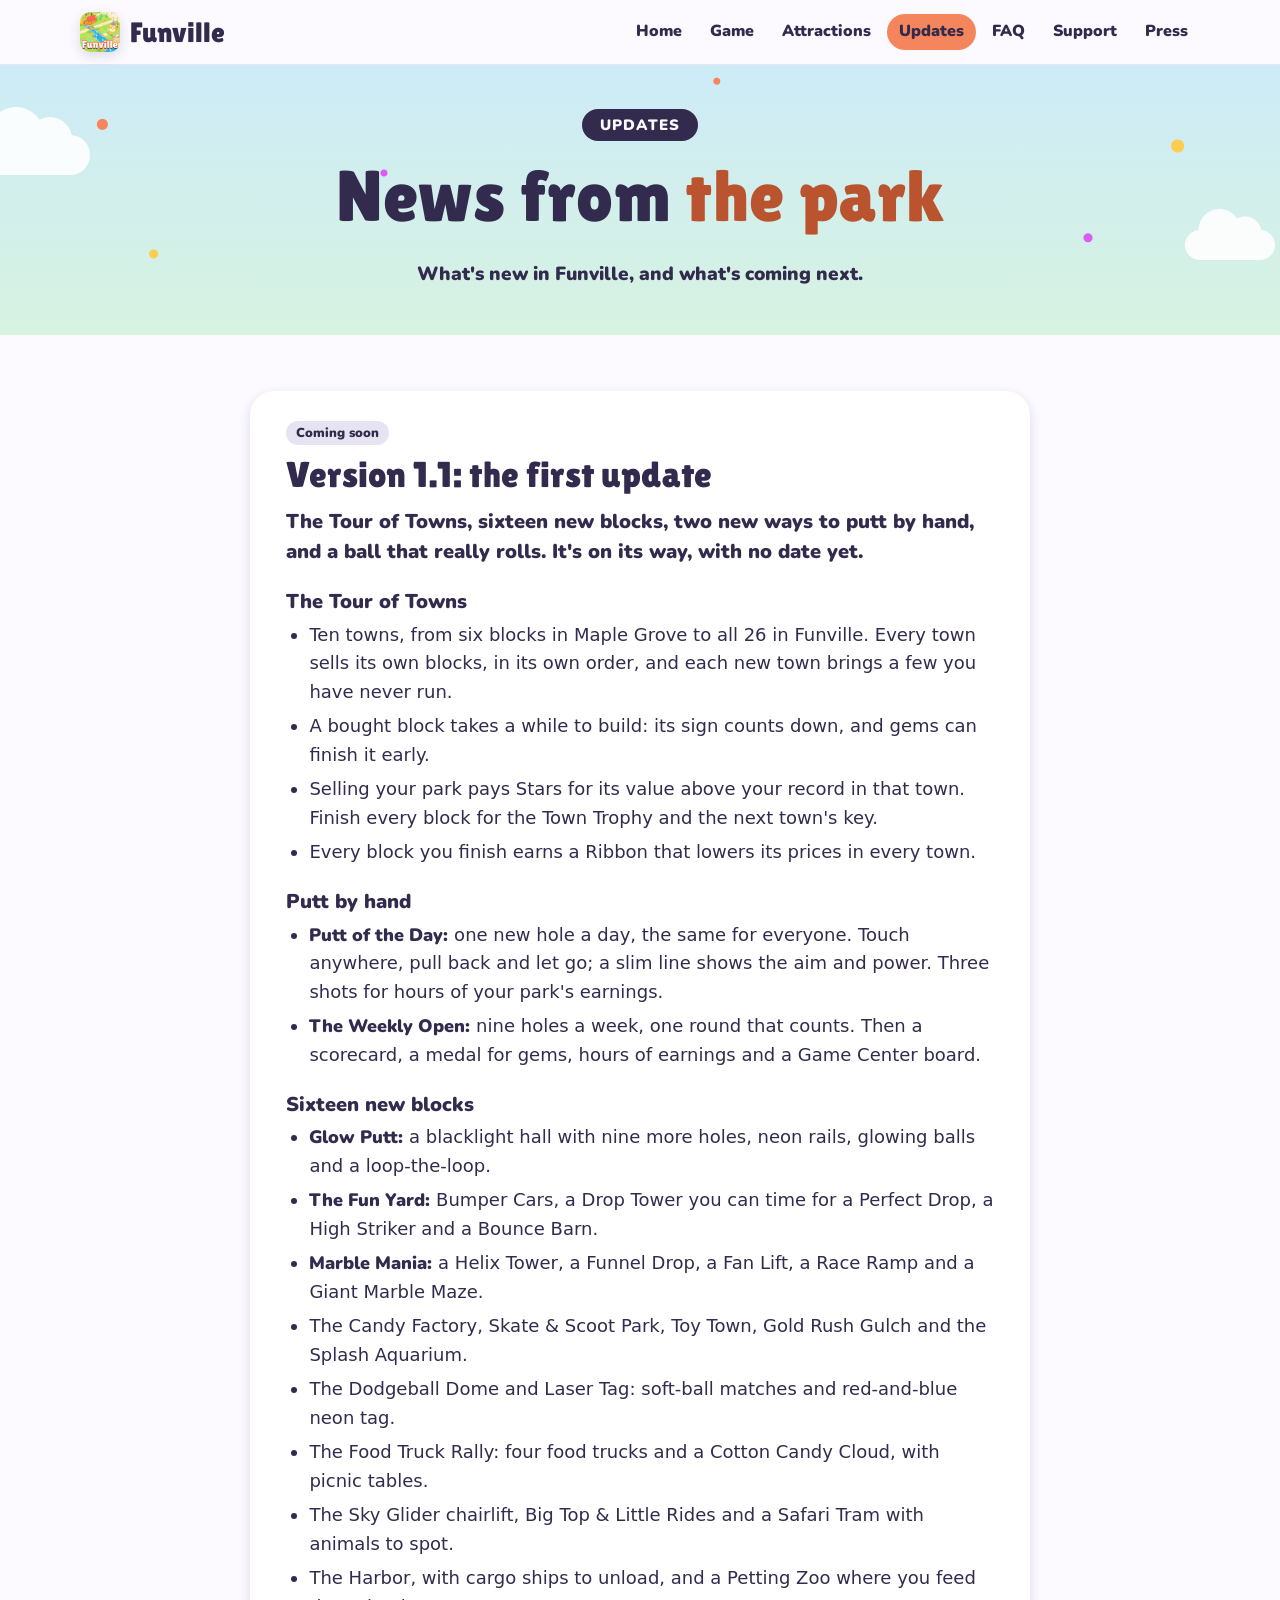
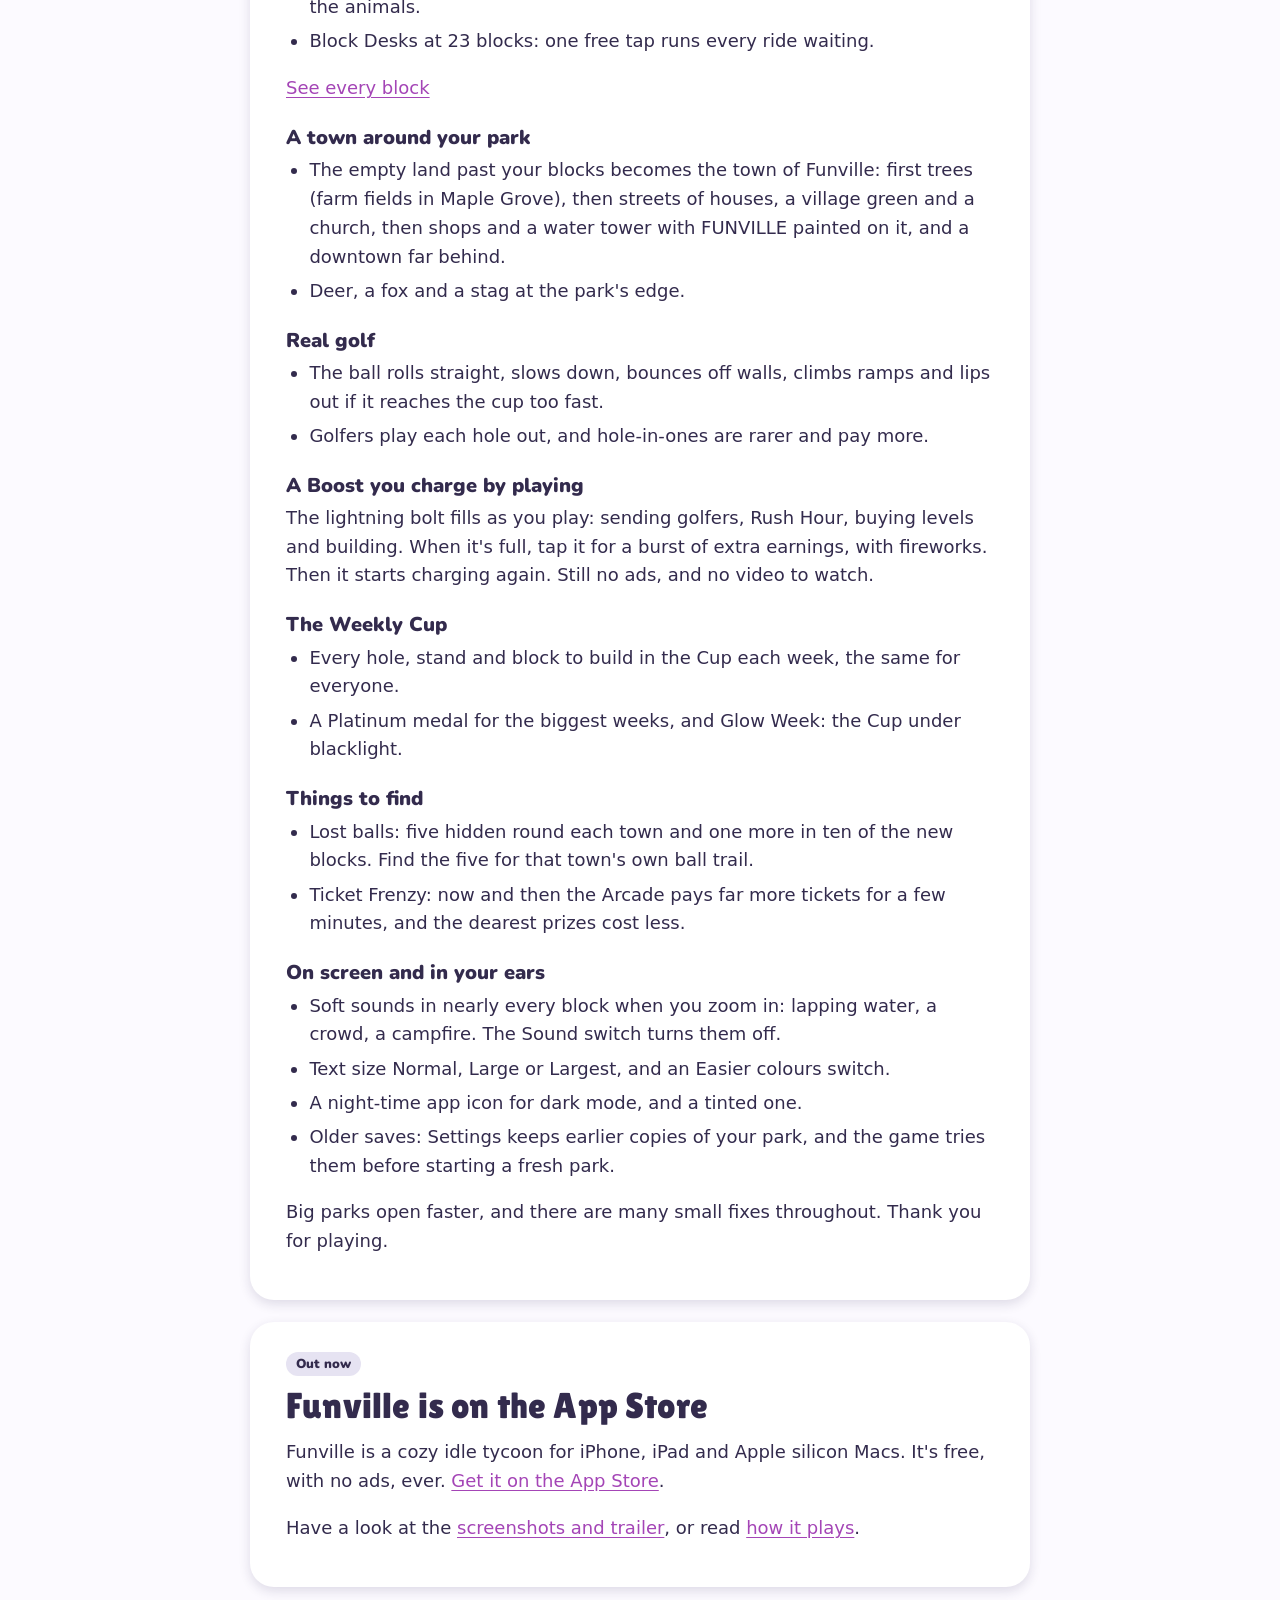
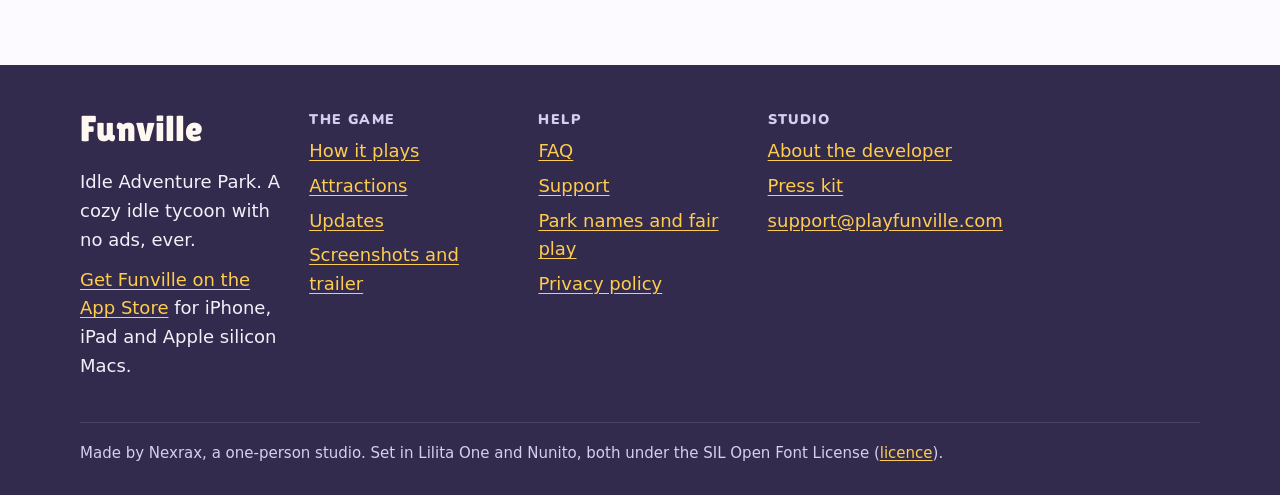
<file: updates.html>
<!doctype html>
<html lang="en">
<head>
<meta charset="utf-8">
<meta name="viewport" content="width=device-width, initial-scale=1">
<title>Updates | Funville</title>
<meta name="description" content="News from Funville: what is coming in version 1.1, the first update.">
<meta name="theme-color" content="#CDEBF7" media="(prefers-color-scheme: light)">
<meta name="theme-color" content="#1E1A33" media="(prefers-color-scheme: dark)">
<meta property="og:type" content="website">
<meta property="og:site_name" content="Funville">
<meta property="og:title" content="Updates | Funville">
<meta property="og:description" content="News from Funville: what is coming in version 1.1, the first update.">
<meta property="og:url" content="https://playfunville.com/updates.html">
<meta property="og:image" content="https://playfunville.com/img/keyart.jpg">
<meta property="og:image:width" content="1440">
<meta property="og:image:height" content="810">
<meta property="og:image:alt" content="A grown Funville park from above, with blocks of rides along the streets">
<meta name="twitter:card" content="summary_large_image">
<meta name="twitter:title" content="Updates | Funville">
<meta name="twitter:description" content="News from Funville: what is coming in version 1.1, the first update.">
<meta name="twitter:image" content="https://playfunville.com/img/keyart.jpg">
<link rel="icon" href="img/favicon-64.png" type="image/png">
<link rel="icon" href="img/favicon-dark-64.png" type="image/png" media="(prefers-color-scheme: dark)">
<link rel="apple-touch-icon" href="img/apple-touch-icon.png">
<link rel="preload" href="fonts/LilitaOne-Regular.ttf" as="font" type="font/ttf" crossorigin>
<link rel="stylesheet" href="site.css">
<script src="site.js"></script>
</head>
<body>
<a class="skip" href="#main">Skip to content</a>
<header class="site-head">
  <div class="wrap">
    <a class="brand" href="index.html">
      <picture><source srcset="img/icon-dark-128.png" media="(prefers-color-scheme: dark)"><img src="img/icon-128.png" alt="" width="40" height="40"></picture>
      Funville
    </a>
    <button class="nav-toggle" type="button" aria-expanded="false" aria-controls="site-nav">Menu</button>
    <nav class="site-nav" id="site-nav" aria-label="Main">
  <ul>
    <li><a href="index.html">Home</a></li>
    <li><a href="game.html">Game</a></li>
    <li><a href="attractions.html">Attractions</a></li>
    <li><a href="updates.html" aria-current="page">Updates</a></li>
    <li><a href="faq.html">FAQ</a></li>
    <li><a href="support.html">Support</a></li>
    <li><a href="press.html">Press</a></li>
  </ul>
    </nav>
  </div>
</header>
<main id="main">

<div class="sky page-head">
  <span class="cloud c1" aria-hidden="true"></span>
  <span class="cloud c2" aria-hidden="true"></span>
  <div class="wrap">
    <span class="pill">Updates</span>
    <h1>News from <span class="pop">the park</span></h1>
    <p>What's new in Funville, and what's coming next.</p>
  </div>
</div>

<section>
  <div class="narrow">

    <article class="post" id="v1-1">
      <span class="tag">Coming soon</span>
      <h2>Version 1.1: the first update</h2>
      <p class="lead">The Tour of Towns, sixteen new blocks, two new ways to putt by hand, and a ball that really rolls. It's on its way, with no date yet.</p>

      <h3>The Tour of Towns</h3>
      <ul>
        <li>Ten towns, from six blocks in Maple Grove to all 26 in Funville. Every town sells its own blocks, in its own order, and each new town brings a few you have never run.</li>
        <li>A bought block takes a while to build: its sign counts down, and gems can finish it early.</li>
        <li>Selling your park pays Stars for its value above your record in that town. Finish every block for the Town Trophy and the next town's key.</li>
        <li>Every block you finish earns a Ribbon that lowers its prices in every town.</li>
      </ul>

      <h3>Putt by hand</h3>
      <ul>
        <li><b>Putt of the Day:</b> one new hole a day, the same for everyone. Touch anywhere, pull back and let go; a slim line shows the aim and power. Three shots for hours of your park's earnings.</li>
        <li><b>The Weekly Open:</b> nine holes a week, one round that counts. Then a scorecard, a medal for gems, hours of earnings and a Game Center board.</li>
      </ul>

      <h3>Sixteen new blocks</h3>
      <ul>
        <li><b>Glow Putt:</b> a blacklight hall with nine more holes, neon rails, glowing balls and a loop-the-loop.</li>
        <li><b>The Fun Yard:</b> Bumper Cars, a Drop Tower you can time for a Perfect Drop, a High Striker and a Bounce Barn.</li>
        <li><b>Marble Mania:</b> a Helix Tower, a Funnel Drop, a Fan Lift, a Race Ramp and a Giant Marble Maze.</li>
        <li>The Candy Factory, Skate &amp; Scoot Park, Toy Town, Gold Rush Gulch and the Splash Aquarium.</li>
        <li>The Dodgeball Dome and Laser Tag: soft-ball matches and red-and-blue neon tag.</li>
        <li>The Food Truck Rally: four food trucks and a Cotton Candy Cloud, with picnic tables.</li>
        <li>The Sky Glider chairlift, Big Top &amp; Little Rides and a Safari Tram with animals to spot.</li>
        <li>The Harbor, with cargo ships to unload, and a Petting Zoo where you feed the animals.</li>
        <li>Block Desks at 23 blocks: one free tap runs every ride waiting.</li>
      </ul>
      <p><a href="attractions.html">See every block</a></p>

      <h3>A town around your park</h3>
      <ul>
        <li>The empty land past your blocks becomes the town of Funville: first trees (farm fields in Maple Grove), then streets of houses, a village green and a church, then shops and a water tower with FUNVILLE painted on it, and a downtown far behind.</li>
        <li>Deer, a fox and a stag at the park's edge.</li>
      </ul>

      <h3>Real golf</h3>
      <ul>
        <li>The ball rolls straight, slows down, bounces off walls, climbs ramps and lips out if it reaches the cup too fast.</li>
        <li>Golfers play each hole out, and hole-in-ones are rarer and pay more.</li>
      </ul>

      <h3>A Boost you charge by playing</h3>
      <p>The lightning bolt fills as you play: sending golfers, Rush Hour, buying levels and building. When it's full, tap it for a burst of extra earnings, with fireworks. Then it starts charging again. Still no ads, and no video to watch.</p>

      <h3>The Weekly Cup</h3>
      <ul>
        <li>Every hole, stand and block to build in the Cup each week, the same for everyone.</li>
        <li>A Platinum medal for the biggest weeks, and Glow Week: the Cup under blacklight.</li>
      </ul>

      <h3>Things to find</h3>
      <ul>
        <li>Lost balls: five hidden round each town and one more in ten of the new blocks. Find the five for that town's own ball trail.</li>
        <li>Ticket Frenzy: now and then the Arcade pays far more tickets for a few minutes, and the dearest prizes cost less.</li>
      </ul>

      <h3>On screen and in your ears</h3>
      <ul>
        <li>Soft sounds in nearly every block when you zoom in: lapping water, a crowd, a campfire. The Sound switch turns them off.</li>
        <li>Text size Normal, Large or Largest, and an Easier colours switch.</li>
        <li>A night-time app icon for dark mode, and a tinted one.</li>
        <li>Older saves: Settings keeps earlier copies of your park, and the game tries them before starting a fresh park.</li>
      </ul>
      <p>Big parks open faster, and there are many small fixes throughout. Thank you for playing.</p>
    </article>

    <article class="post" id="launch">
      <span class="tag">Out now</span>
      <h2>Funville is on the App Store</h2>
      <p>Funville is a cozy idle tycoon for iPhone, iPad and Apple silicon Macs. It's free, with no ads, ever. <a href="https://apps.apple.com/app/funville-idle-adventure-park/id6816280683">Get it on the App Store</a>.</p>
      <p>Have a look at the <a href="media.html">screenshots and trailer</a>, or read <a href="game.html">how it plays</a>.</p>
    </article>

  </div>
</section>

</main>
<footer class="site-foot">
  <div class="wrap">
    <div class="foot-grid">
      <div>
        <p class="foot-brand">Funville</p>
        <p>Idle Adventure Park. A cozy idle tycoon with no ads, ever.</p>
        <p><a href="https://apps.apple.com/app/funville-idle-adventure-park/id6816280683">Get Funville on the App Store</a> for iPhone, iPad and Apple silicon Macs.</p>
      </div>
      <nav aria-label="The game">
        <h2>The game</h2>
        <ul>
          <li><a href="game.html">How it plays</a></li>
          <li><a href="attractions.html">Attractions</a></li>
          <li><a href="updates.html">Updates</a></li>
          <li><a href="media.html">Screenshots and trailer</a></li>
        </ul>
      </nav>
      <nav aria-label="Help">
        <h2>Help</h2>
        <ul>
          <li><a href="faq.html">FAQ</a></li>
          <li><a href="support.html">Support</a></li>
          <li><a href="rules.html">Park names and fair play</a></li>
          <li><a href="privacy.html">Privacy policy</a></li>
        </ul>
      </nav>
      <nav aria-label="Studio">
        <h2>Studio</h2>
        <ul>
          <li><a href="about.html">About the developer</a></li>
          <li><a href="press.html">Press kit</a></li>
          <li><a href="mailto:support@playfunville.com">support@playfunville.com</a></li>
        </ul>
      </nav>
    </div>
    <p class="small">Made by Nexrax, a one-person studio. Set in Lilita One and Nunito, both under the SIL Open Font License (<a href="fonts/OFL.txt">licence</a>).</p>
  </div>
</footer>
</body>
</html>
</file>
<file: site.css>
/* Funville site: one stylesheet for every page.
   Colours come from the game's UI (scripts/hud.gd: INK, INK_SOFT, PAPER, CORAL, GOLD, GEM, GREEN)
   and the sky-to-mint backdrop of the App Store screenshots. Fonts are the game's own, self-hosted. */

@font-face { font-family: "Lilita One"; src: url("fonts/LilitaOne-Regular.ttf") format("truetype"); font-weight: 400; font-display: swap; }
@font-face { font-family: "Nunito"; src: url("fonts/Nunito-Black.ttf") format("truetype"); font-weight: 900; font-display: swap; }

:root {
  --ink: #332B4D;          /* INK */
  --ink-soft: #736B8C;     /* INK_SOFT */
  --paper: #FCFAFF;        /* PAPER */
  --card: #FFFFFF;
  --coral: #F5855C;        /* CORAL: fills, with ink text on top */
  --coral-deep: #B9542E;   /* coral dark enough for words on paper */
  --gold: #FFCC4D;         /* GOLD */
  --gem: #DB5CF2;          /* GEM */
  --link: #A445B6;         /* GEM_TEXT */
  --green: #40A35E;        /* GREEN */
  --green-deep: #307A47;   /* GREEN_TEXT */
  --sky: #CDEBF7;
  --mint: #D7F3E1;
  --track: #E6E3F2;        /* BAR_TRACK */
  --line: rgba(51, 43, 77, .1);
  --shadow: 0 10px 30px rgba(38, 25, 77, .14);
  --shadow-sm: 0 4px 12px rgba(38, 25, 77, .14);
  --radius: 24px;
  --display: "Lilita One", "Arial Rounded MT Bold", ui-rounded, system-ui, sans-serif;
  --heavy: "Nunito", ui-rounded, system-ui, sans-serif;
  --body: ui-rounded, "SF Pro Rounded", system-ui, -apple-system, "Segoe UI", Roboto, sans-serif;
  color-scheme: light dark;
}

@media (prefers-color-scheme: dark) {
  /* The park at night, like the game's dark-mode icon. */
  :root {
    --ink: #F3F0FA;
    --ink-soft: #BDB6D4;
    --paper: #1E1A33;
    --card: #2A2447;
    --coral-deep: #F79A76;
    --link: #EBA8F7;
    --green-deep: #7FD69A;
    --sky: #1B1836;
    --mint: #232046;
    --track: #3A3360;
    --line: rgba(255, 255, 255, .1);
    --shadow: 0 10px 30px rgba(0, 0, 0, .35);
    --shadow-sm: 0 4px 12px rgba(0, 0, 0, .3);
  }
}

*, *::before, *::after { box-sizing: border-box; }
html { -webkit-text-size-adjust: 100%; scroll-behavior: smooth; }
[id] { scroll-margin-top: 84px; }
body { margin: 0; font: 400 18px/1.6 var(--body); color: var(--ink); background: var(--paper); overflow-x: hidden; }
img, video { max-width: 100%; height: auto; display: block; }
a { color: var(--link); text-underline-offset: .15em; }
a:hover { text-decoration-thickness: 2px; }
:focus-visible { outline: 3px solid var(--gem); outline-offset: 3px; border-radius: 6px; }
b, strong { font-family: var(--heavy); font-weight: 900; }

h1, h2 { font-family: var(--display); font-weight: 400; line-height: 1.1; letter-spacing: .005em; margin: 0 0 .35em; }
h1 { font-size: clamp(36px, 7vw, 56px); }
h2 { font-size: clamp(28px, 5vw, 40px); }
h3 { font-family: var(--heavy); font-weight: 900; font-size: 20px; line-height: 1.3; margin: 1.2em 0 .25em; }
.pop { color: var(--coral-deep); }
p { margin: 0 0 1em; }
ul, ol { padding-left: 1.3em; margin: 0 0 1em; }
li { margin: .3em 0; }

.wrap { width: min(1120px, 100% - 32px); margin-inline: auto; }
.narrow { width: min(780px, 100% - 32px); margin-inline: auto; }

.skip { position: absolute; left: 8px; top: -60px; z-index: 50; background: var(--gold); color: #332B4D; padding: 10px 16px; border-radius: 12px; font: 900 16px var(--heavy); text-decoration: none; }
.skip:focus { top: 8px; }

/* ---------- Header ---------- */
.site-head { position: sticky; top: 0; z-index: 20; background: var(--paper); border-bottom: 1px solid var(--line); }
@supports (backdrop-filter: blur(4px)) or (-webkit-backdrop-filter: blur(4px)) {
  .site-head { background: color-mix(in srgb, var(--paper) 86%, transparent); backdrop-filter: blur(10px); -webkit-backdrop-filter: blur(10px); }
}
.site-head .wrap { display: flex; align-items: center; gap: 12px; min-height: 64px; flex-wrap: wrap; }
.brand { display: inline-flex; align-items: center; gap: 10px; text-decoration: none; color: var(--ink); font: 400 28px/1 var(--display); margin-right: auto; padding: 6px 0; }
.brand img { width: 40px; height: 40px; border-radius: 10px; box-shadow: var(--shadow-sm); }
.site-nav ul { list-style: none; display: flex; flex-wrap: wrap; gap: 4px; margin: 0; padding: 0; }
.site-nav li { margin: 0; }
.site-nav a { display: block; padding: 8px 12px; border-radius: 999px; color: var(--ink); text-decoration: none; font: 900 16px/1.2 var(--heavy); }
.site-nav a:hover { background: rgba(245, 133, 92, .22); }
.site-nav a[aria-current="page"] { background: var(--coral); color: #332B4D; }
.nav-toggle { display: none; font: 900 16px var(--heavy); color: #332B4D; background: var(--gold); border: 0; border-radius: 999px; padding: 10px 18px; min-height: 44px; cursor: pointer; }
@media (max-width: 900px) {
  .site-nav { width: 100%; padding-bottom: 8px; }
  .js .nav-toggle { display: inline-block; }
  .js .site-nav { display: none; padding-bottom: 12px; }
  .js .site-nav.open { display: block; }
  .js .site-nav ul { flex-direction: column; }
  .js .site-nav a { padding: 12px 14px; font-size: 18px; }
}

/* ---------- Buttons and badges ---------- */
.btn { display: inline-flex; align-items: center; justify-content: center; gap: 8px; min-height: 48px; padding: 12px 22px; border-radius: 999px; font: 900 17px/1.2 var(--heavy); text-decoration: none; color: #332B4D; background: var(--coral); box-shadow: 0 4px 0 #B9542E; transition: transform .12s; }
.btn:hover { transform: translateY(-1px); text-decoration: none; }
.btn:active { transform: translateY(2px); box-shadow: 0 2px 0 #B9542E; }
.btn.gold { background: var(--gold); box-shadow: 0 4px 0 #C99A22; }
.btn.plain { background: var(--card); box-shadow: var(--shadow-sm); color: var(--ink); }
.store-soon { display: inline-flex; flex-direction: column; justify-content: center; text-align: left; min-height: 54px; padding: 8px 20px; border-radius: 14px; background: #332B4D; color: #FCFAFF; font: 900 12px/1.2 var(--heavy); letter-spacing: .08em; text-transform: uppercase; }
.store-soon span { font: 400 21px/1.15 var(--display); letter-spacing: .01em; text-transform: none; }
@media (prefers-color-scheme: dark) { .store-soon { background: #FCFAFF; color: #332B4D; } }
/* Apple's official badge (img/app-store-badge.svg, from Apple's marketing tools, 2026-10-27): shown as supplied, never recoloured */
.store-badge { display: inline-block; line-height: 0; transition: transform .15s ease; }
.store-badge img { display: block; height: 54px; width: auto; }
.store-badge:hover, .store-badge:focus-visible { transform: translateY(-2px); }
.cta-row { display: flex; flex-wrap: wrap; gap: 14px; align-items: center; justify-content: center; margin: 24px 0 0; }

.pill { display: inline-block; padding: 7px 18px; border-radius: 999px; background: #332B4D; color: #FCFAFF; font: 900 15px/1.2 var(--heavy); letter-spacing: .08em; text-transform: uppercase; }
@media (prefers-color-scheme: dark) { .pill { background: #FCFAFF; color: #332B4D; } }
.tag { display: inline-block; padding: 3px 10px; border-radius: 999px; background: var(--track); color: var(--ink); font: 900 13px/1.4 var(--heavy); }

/* ---------- Sky backdrop (the App Store screenshots' gradient, with confetti) ---------- */
.sky { position: relative; overflow: hidden; background:
  radial-gradient(circle at 8% 22%, #F5855C 0 5px, transparent 6px),
  radial-gradient(circle at 92% 30%, #FFCC4D 0 6px, transparent 7px),
  radial-gradient(circle at 85% 64%, #DB5CF2 0 4px, transparent 5px),
  radial-gradient(circle at 12% 70%, #FFCC4D 0 4px, transparent 5px),
  radial-gradient(circle at 56% 6%, #F5855C 0 3px, transparent 4px),
  radial-gradient(circle at 30% 40%, #DB5CF2 0 3px, transparent 4px),
  linear-gradient(180deg, var(--sky), var(--mint)); }
.sky > * { position: relative; }
.cloud { position: absolute !important; width: 120px; height: 40px; background: #FFFFFF; border-radius: 40px; opacity: .9; pointer-events: none; }
.cloud::before, .cloud::after { content: ""; position: absolute; background: #FFFFFF; border-radius: 50%; }
.cloud::before { width: 56px; height: 56px; left: 18px; top: -28px; }
.cloud::after { width: 44px; height: 44px; left: 58px; top: -18px; }
@media (prefers-color-scheme: dark) { .cloud, .cloud::before, .cloud::after { background: #3A3360; } }
.cloud.c1 { top: 70px; left: -30px; animation: drift 38s ease-in-out infinite alternate; }
.cloud.c2 { top: 160px; right: -10px; scale: .75; animation: drift 46s ease-in-out infinite alternate-reverse; }
@keyframes drift { from { translate: 0 0; } to { translate: 60px 0; } }
@media (max-width: 600px) { .cloud.c2 { top: 110px; } }

/* ---------- Hero (the splash screen: wordmark over the park) ---------- */
.hero { text-align: center; padding: 44px 0 0; }
.wordmark { font: 400 clamp(68px, 18vw, 136px)/1 var(--display); color: #FFF8F0; margin: 0 0 16px; letter-spacing: .01em;
  text-shadow:
    3px 0 0 #F5855C, -3px 0 0 #F5855C, 0 3px 0 #F5855C, 0 -3px 0 #F5855C,
    2px 2px 0 #F5855C, -2px 2px 0 #F5855C, 2px -2px 0 #F5855C, -2px -2px 0 #F5855C,
    0 7px 0 #332B4D, 3px 6px 0 #332B4D, -3px 6px 0 #332B4D, 0 12px 24px rgba(38, 25, 77, .25); }
.hero .pitch { font: 900 clamp(19px, 3.2vw, 24px)/1.4 var(--heavy); max-width: 660px; margin: 22px auto 0; color: var(--ink); }
.hero-sky { background-size: 100% calc(100% - 120px); background-repeat: no-repeat; background-color: var(--paper); }
.hero-art { margin: 36px auto 0; width: min(1120px, 100% - 32px); border-radius: 28px; overflow: hidden; box-shadow: var(--shadow); border: 6px solid var(--card); background: var(--card); }
.hero-art img { width: 100%; aspect-ratio: 16 / 9; object-fit: cover; }
@media (max-width: 600px) { .hero-sky { background-size: 100% calc(100% - 70px); } .hero-art { border-width: 4px; border-radius: 20px; } }

/* Page heads (inner pages) */
.page-head { text-align: center; padding: 44px 0 46px; }
.page-head p { max-width: 660px; margin: 0 auto; font: 900 19px/1.45 var(--heavy); }
.page-head .pill { margin-bottom: 16px; }
.page-head h1 { font-size: clamp(42px, 9vw, 72px); }

/* ---------- Sections ---------- */
section { padding: 56px 0; }
.band { background: var(--card); }
.section-head { max-width: 740px; margin: 0 auto 28px; text-align: center; }
.section-head p { color: var(--ink-soft); font-size: 19px; }
.lead { font: 900 20px/1.5 var(--heavy); }
.meta { color: var(--ink-soft); }
.center { text-align: center; }
.more { text-align: center; margin: 28px 0 0; }

/* Cards and grids */
.grid { display: grid; gap: 20px; grid-template-columns: repeat(auto-fill, minmax(min(100%, 300px), 1fr)); }
.card { background: var(--card); border-radius: var(--radius); box-shadow: var(--shadow-sm); overflow: hidden; display: flex; flex-direction: column; }
.band .card { background: var(--paper); }
.card > img { width: 100%; aspect-ratio: 4 / 3; object-fit: cover; }
.card .body { padding: 18px 20px 20px; }
.card > .body:first-child { border-top: 6px solid var(--gold); }
article.card:nth-of-type(3n+2) > .body:first-child { border-top-color: var(--coral); }
article.card:nth-of-type(3n) > .body:first-child { border-top-color: var(--gem); }
.card h3 { margin: 0 0 6px; font: 400 25px/1.15 var(--display); }
.card p:last-child, .card ul:last-child { margin-bottom: 0; }
.card .rides { font-size: 15.5px; color: var(--ink-soft); margin: 10px 0 0; }
.card .rides b { color: var(--ink); font-size: 14px; letter-spacing: .04em; text-transform: uppercase; }
.card .tags { display: flex; gap: 6px; flex-wrap: wrap; margin-bottom: 8px; }
a.card { color: inherit; text-decoration: none; transition: transform .15s; }
a.card:hover { transform: translateY(-3px); }
a.card .go { color: var(--link); font: 900 16px var(--heavy); }

/* Picture + words, side by side on wide screens */
.feature { display: grid; gap: 26px; align-items: center; grid-template-columns: 1fr; margin: 0 0 56px; }
.feature:last-child { margin-bottom: 0; }
.feature img { border-radius: var(--radius); box-shadow: var(--shadow); width: 100%; }
.feature h2 { margin-top: 0; }
@media (min-width: 820px) {
  .feature { grid-template-columns: 1.1fr 1fr; gap: 52px; }
  .feature.flip > :first-child { order: 2; }
}

/* Numbered steps (the first hole to a whole park) */
.steps { list-style: none; padding: 0; margin: 0; counter-reset: step; display: grid; gap: 16px; grid-template-columns: repeat(auto-fill, minmax(min(100%, 250px), 1fr)); }
.steps li { counter-increment: step; background: var(--card); border-radius: 20px; padding: 18px 20px 18px 70px; position: relative; box-shadow: var(--shadow-sm); margin: 0; }
.band .steps li { background: var(--paper); }
.steps li::before { content: counter(step); position: absolute; left: 16px; top: 16px; width: 40px; height: 40px; border-radius: 50%; background: var(--gold); color: #332B4D; font: 400 24px/40px var(--display); text-align: center; }
.steps b { display: block; font-size: 18px; }

/* Ticks list (fair and friendly) */
.ticks { list-style: none; padding: 0; }
.ticks li { padding-left: 34px; position: relative; }
.ticks li::before { content: ""; position: absolute; left: 2px; top: .3em; width: 20px; height: 20px; border-radius: 50%; background: var(--green); box-shadow: inset 0 0 0 6px #CFEFD8; }

/* The promise band */
.promise { text-align: center; }
.promise .big { font: 400 clamp(46px, 11vw, 88px)/1 var(--display); margin: 0 0 12px; }
.promise .ticks { display: inline-block; text-align: left; margin: 10px 0 0; max-width: 640px; }

/* Screenshot strip: scrolls sideways inside itself, never the page */
.strip { display: flex; gap: 16px; overflow-x: auto; scroll-snap-type: x mandatory; padding: 8px 16px 22px; margin: 0 auto; max-width: 1180px; scrollbar-width: thin; }
.strip figure { flex: 0 0 auto; width: clamp(160px, 42vw, 220px); margin: 0; scroll-snap-align: center; }
.strip img { border-radius: 18px; box-shadow: var(--shadow-sm); }
.strip figcaption { font-size: 14px; color: var(--ink-soft); margin-top: 8px; line-height: 1.35; }

/* Towns */
.towns { display: grid; gap: 16px; grid-template-columns: repeat(auto-fill, minmax(min(100%, 240px), 1fr)); }
.town { border-radius: var(--radius); padding: 20px; color: #332B4D; box-shadow: var(--shadow-sm); }
.town h3 { font: 400 27px/1.1 var(--display); margin: 0 0 8px; }
.town p { margin: 0; font-size: 16.5px; }
.town .tag { background: rgba(255, 255, 255, .75); color: #332B4D; margin-bottom: 10px; }
.town.maple { background: linear-gradient(160deg, #FFE2B8, #F5B07A); }
.town.sunny { background: linear-gradient(160deg, #FFF3C4, #A6E0F2); }
.town.snowy { background: linear-gradient(160deg, #F7FBFF, #BCD8F0); }
.town.canyon { background: linear-gradient(160deg, #FFDCC2, #E9A47C); }

/* Hole lists */
.holes { list-style: none; padding: 0; margin: 0; display: grid; gap: 8px; grid-template-columns: repeat(auto-fill, minmax(min(100%, 240px), 1fr)); }
.holes li { margin: 0; background: var(--card); border-radius: 14px; padding: 10px 14px; box-shadow: var(--shadow-sm); }
.band .holes li { background: var(--paper); }
.holes b { display: inline-block; min-width: 3.4em; color: var(--coral-deep); }
.glow-band { background: #1B1530; color: #F3F0FA; }
.glow-band a { color: #F7B6FF; }
.glow-band .holes li { background: #2A2148; box-shadow: inset 0 0 0 2px #6A3BC0; }
.glow-band .holes b { color: #7DF9FF; }
.glow-band .section-head p, .glow-band .meta { color: #D6CEF0; }
.glow-band .pop { color: #FF8AEA; }
.glow-band .feature img { box-shadow: 0 0 0 3px #6A3BC0, 0 0 40px rgba(219, 92, 242, .35); }

/* Updates */
.post { background: var(--card); border-radius: var(--radius); box-shadow: var(--shadow-sm); padding: 26px clamp(18px, 4vw, 36px); margin: 0 0 22px; }
.post h2 { font-size: clamp(28px, 4.6vw, 36px); }
.post h3 { margin-top: 1.1em; }
.post .tag { margin-bottom: 10px; }

/* FAQ */
.faq details { background: var(--card); border-radius: 18px; box-shadow: var(--shadow-sm); margin: 0 0 12px; }
.faq summary { cursor: pointer; padding: 16px 56px 16px 20px; font: 900 18px/1.35 var(--heavy); list-style: none; position: relative; border-radius: 18px; }
.faq summary::-webkit-details-marker { display: none; }
.faq summary::after { content: "+"; position: absolute; right: 18px; top: 50%; translate: 0 -50%; width: 28px; height: 28px; border-radius: 50%; background: var(--gold); color: #332B4D; font: 400 22px/28px var(--display); text-align: center; }
.faq details[open] summary::after { content: "\2212"; }
.faq details > div { padding: 0 20px 16px; }
.faq h2 { margin: 1.4em 0 .5em; }
.faq h2:first-child { margin-top: 0; }

/* Long text pages (privacy, rules, support, press) */
.doc-page { padding: 36px 0 60px; }
.doc { background: var(--card); border-radius: 28px; box-shadow: var(--shadow); padding: clamp(22px, 5vw, 46px); }
.doc h1 { font-size: clamp(34px, 6vw, 48px); }
.doc h2 { font-size: clamp(24px, 4vw, 30px); margin-top: 1.4em; color: var(--coral-deep); }
.doc .meta { margin-bottom: 1.2em; }
.doc .lead { font: 600 19px/1.6 var(--body); }
.doc ol.five > li { margin: .6em 0; }
.facts { display: grid; grid-template-columns: max-content 1fr; gap: 6px 18px; margin: 8px 0 0; }
.facts dt { font: 900 17px/1.6 var(--heavy); }
.facts dd { margin: 0; }
@media (max-width: 560px) { .facts { grid-template-columns: 1fr; gap: 0; } .facts dd { margin-bottom: 10px; } }
.shots { display: grid; grid-template-columns: repeat(auto-fill, minmax(min(45%, 170px), 1fr)); gap: 12px; margin: 12px 0 8px; }
.shots img { border-radius: 14px; box-shadow: var(--shadow-sm); width: 100%; }
.shots figure { margin: 0; }
.shots figcaption { font-size: 14px; color: var(--ink-soft); margin-top: 6px; line-height: 1.35; }
.wide { width: 100%; border-radius: 18px; display: block; margin: 12px 0 8px; box-shadow: var(--shadow-sm); }
.dl { font-family: var(--heavy); font-weight: 900; }

/* Video */
.video { border-radius: var(--radius); overflow: hidden; box-shadow: var(--shadow); background: #000; }
.video video { width: 100%; aspect-ratio: 16 / 9; }

/* ---------- Footer ---------- */
.site-foot { background: #332B4D; color: #F3F0FA; padding: 46px 0 30px; }
.site-foot a { color: #FFCC4D; }
.foot-grid { display: grid; gap: 26px; grid-template-columns: repeat(auto-fill, minmax(min(100%, 190px), 1fr)); }
.foot-brand { font: 400 36px/1 var(--display); margin: 0 0 10px; color: #FFF8F0; }
.foot-grid p { margin: 0 0 .6em; }
.site-foot h2 { font: 900 14px/1.3 var(--heavy); letter-spacing: .1em; text-transform: uppercase; color: #D6CEF0; margin: 0 0 8px; }
.site-foot ul { list-style: none; padding: 0; margin: 0; }
.site-foot li { margin: 6px 0; }
.site-foot .small { font-size: 15px; color: #D6CEF0; margin: 30px 0 0; border-top: 1px solid rgba(255, 255, 255, .12); padding-top: 18px; }
@media (prefers-color-scheme: dark) { .site-foot { background: #15122A; } }

/* 404 */
.lost { text-align: center; padding: 40px 0 70px; }
.lost img { width: min(420px, 100%); margin: 0 auto 26px; border-radius: 28px; box-shadow: var(--shadow); }

@media (prefers-reduced-motion: reduce) {
  *, *::before, *::after { animation: none !important; transition: none !important; }
  html { scroll-behavior: auto; }
}
</file>
